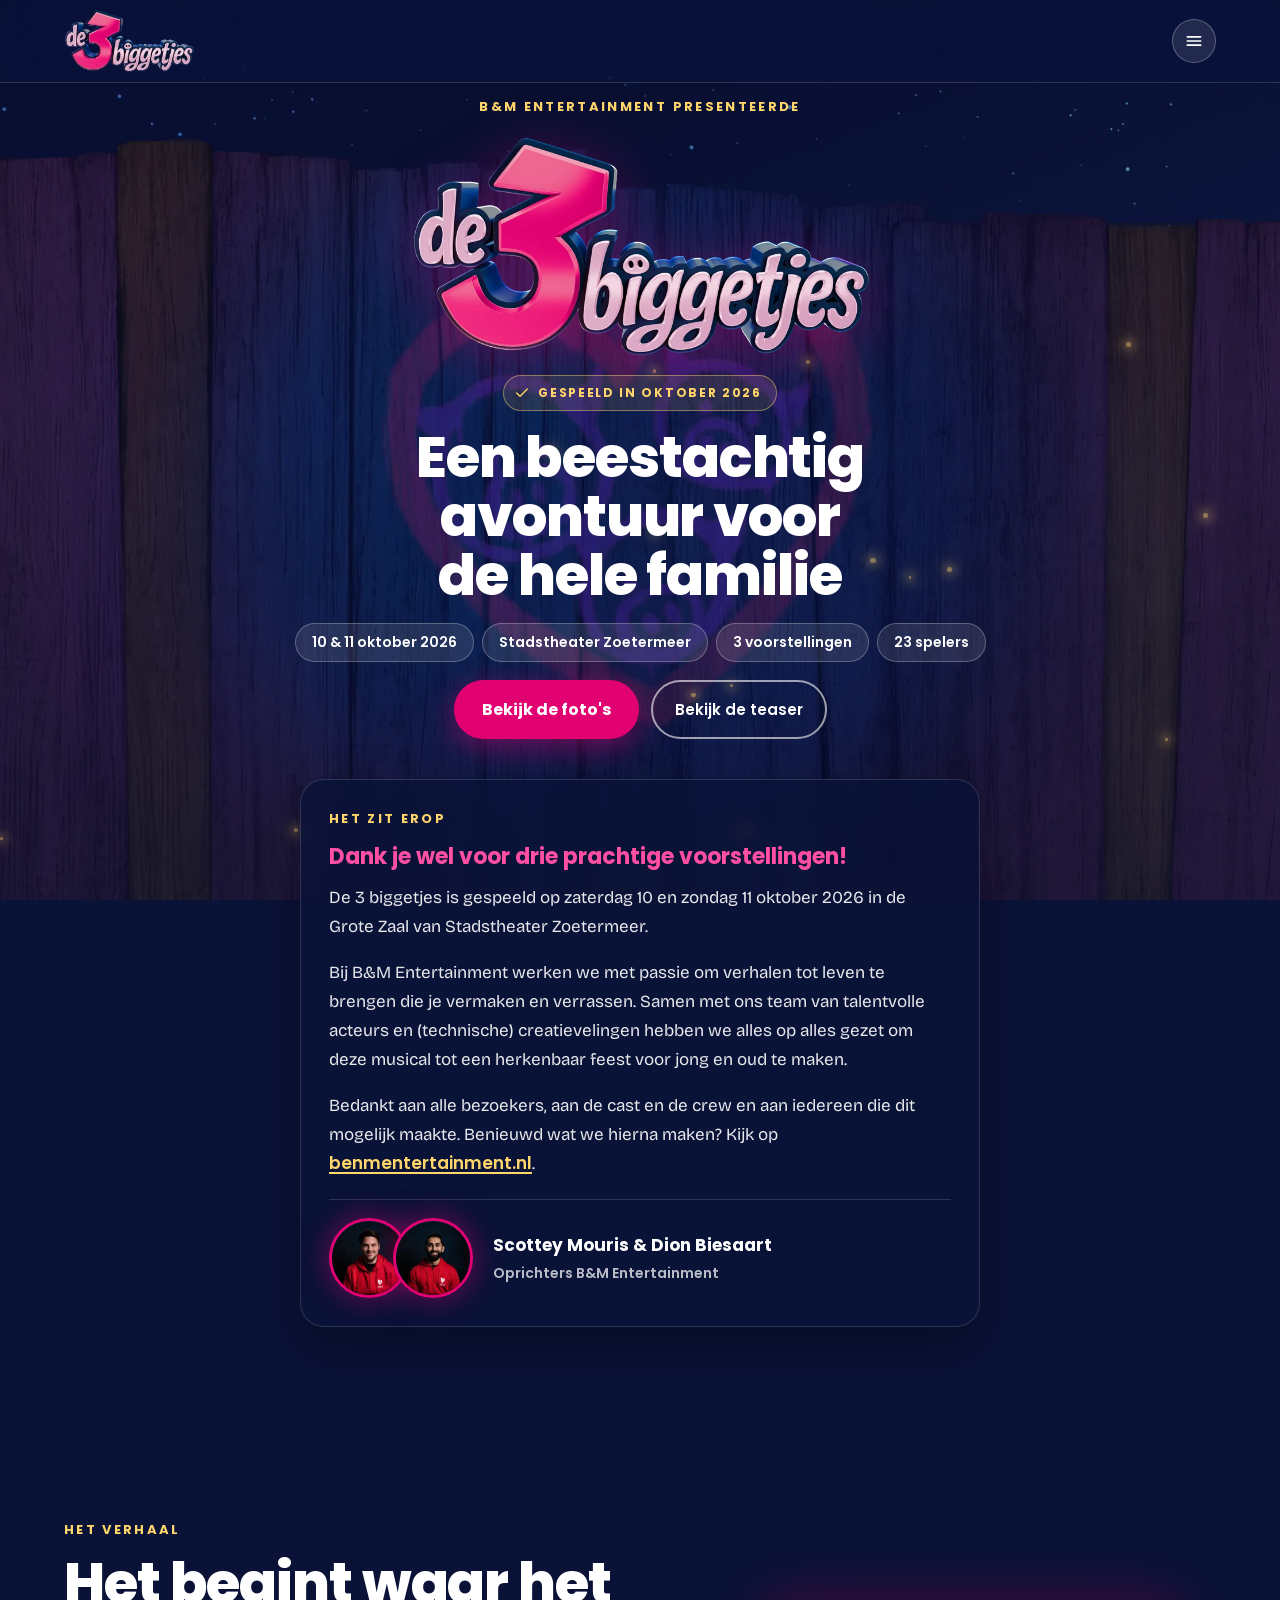
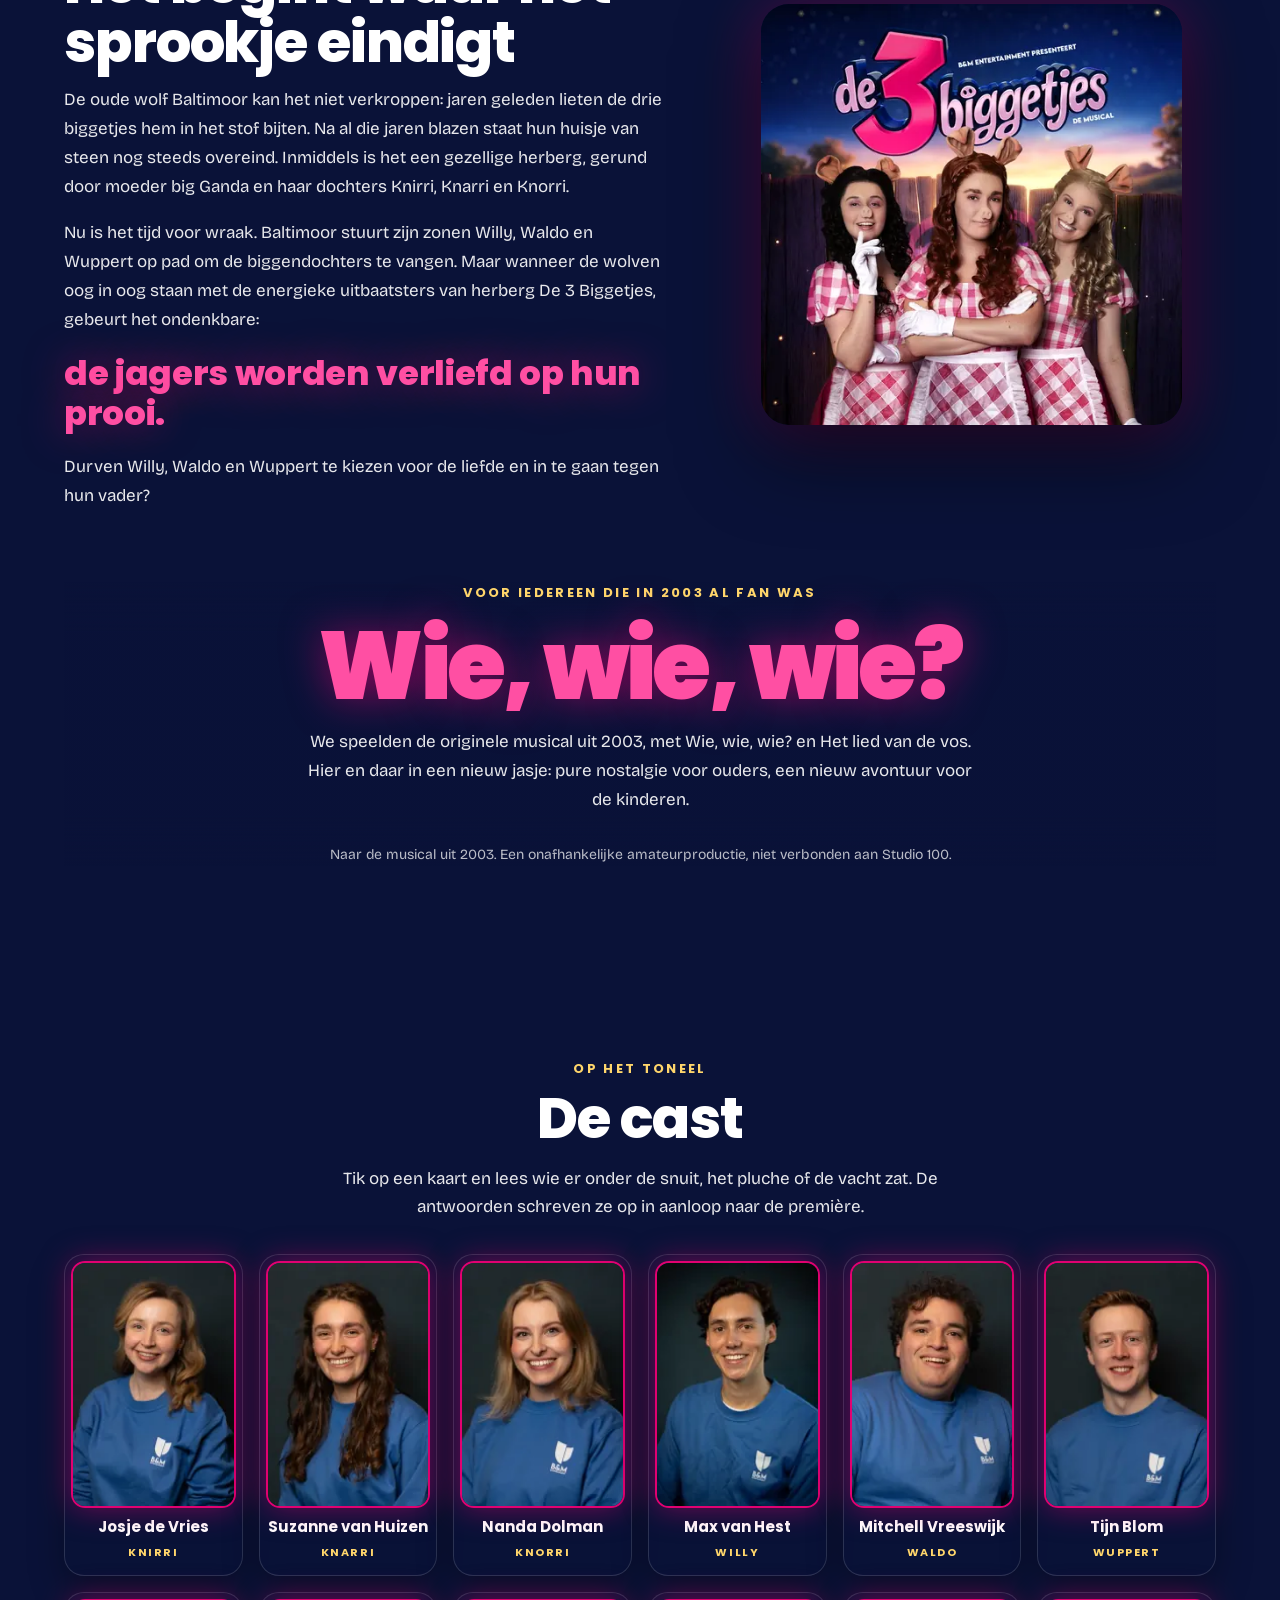
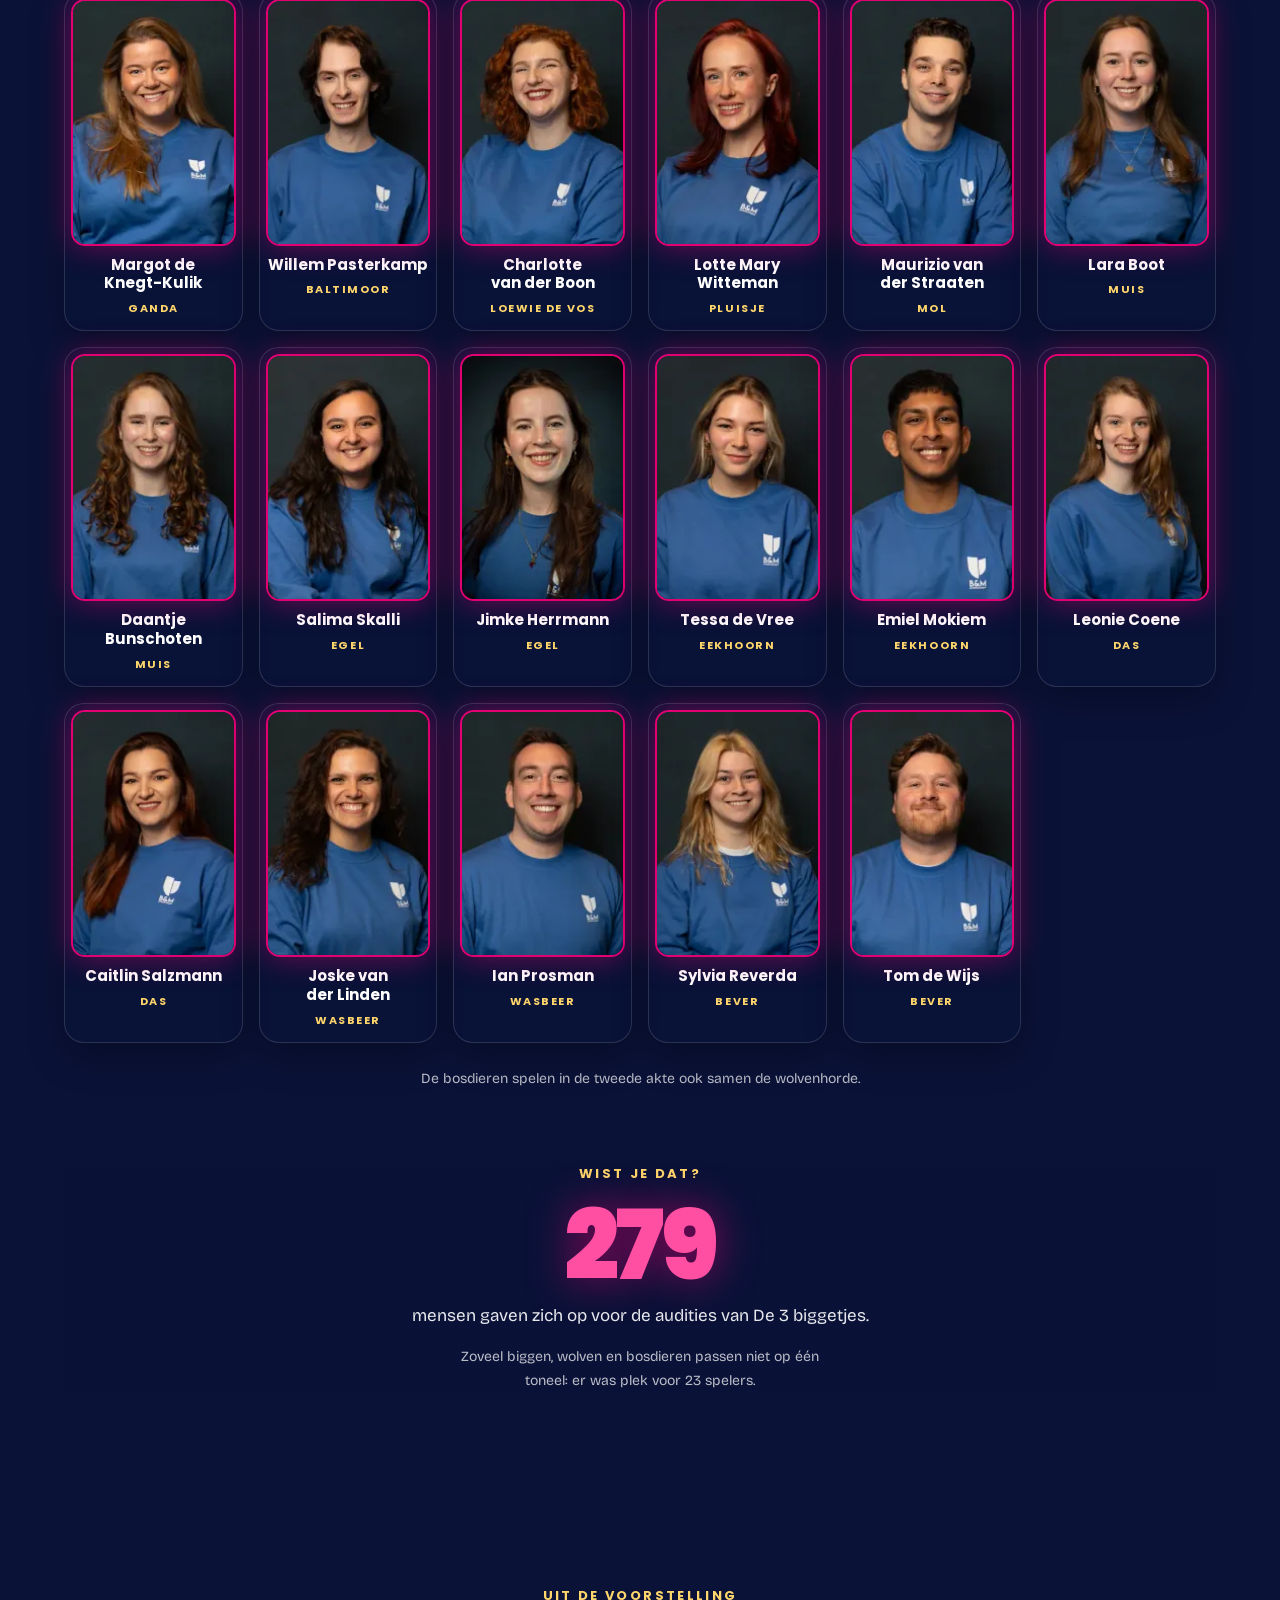
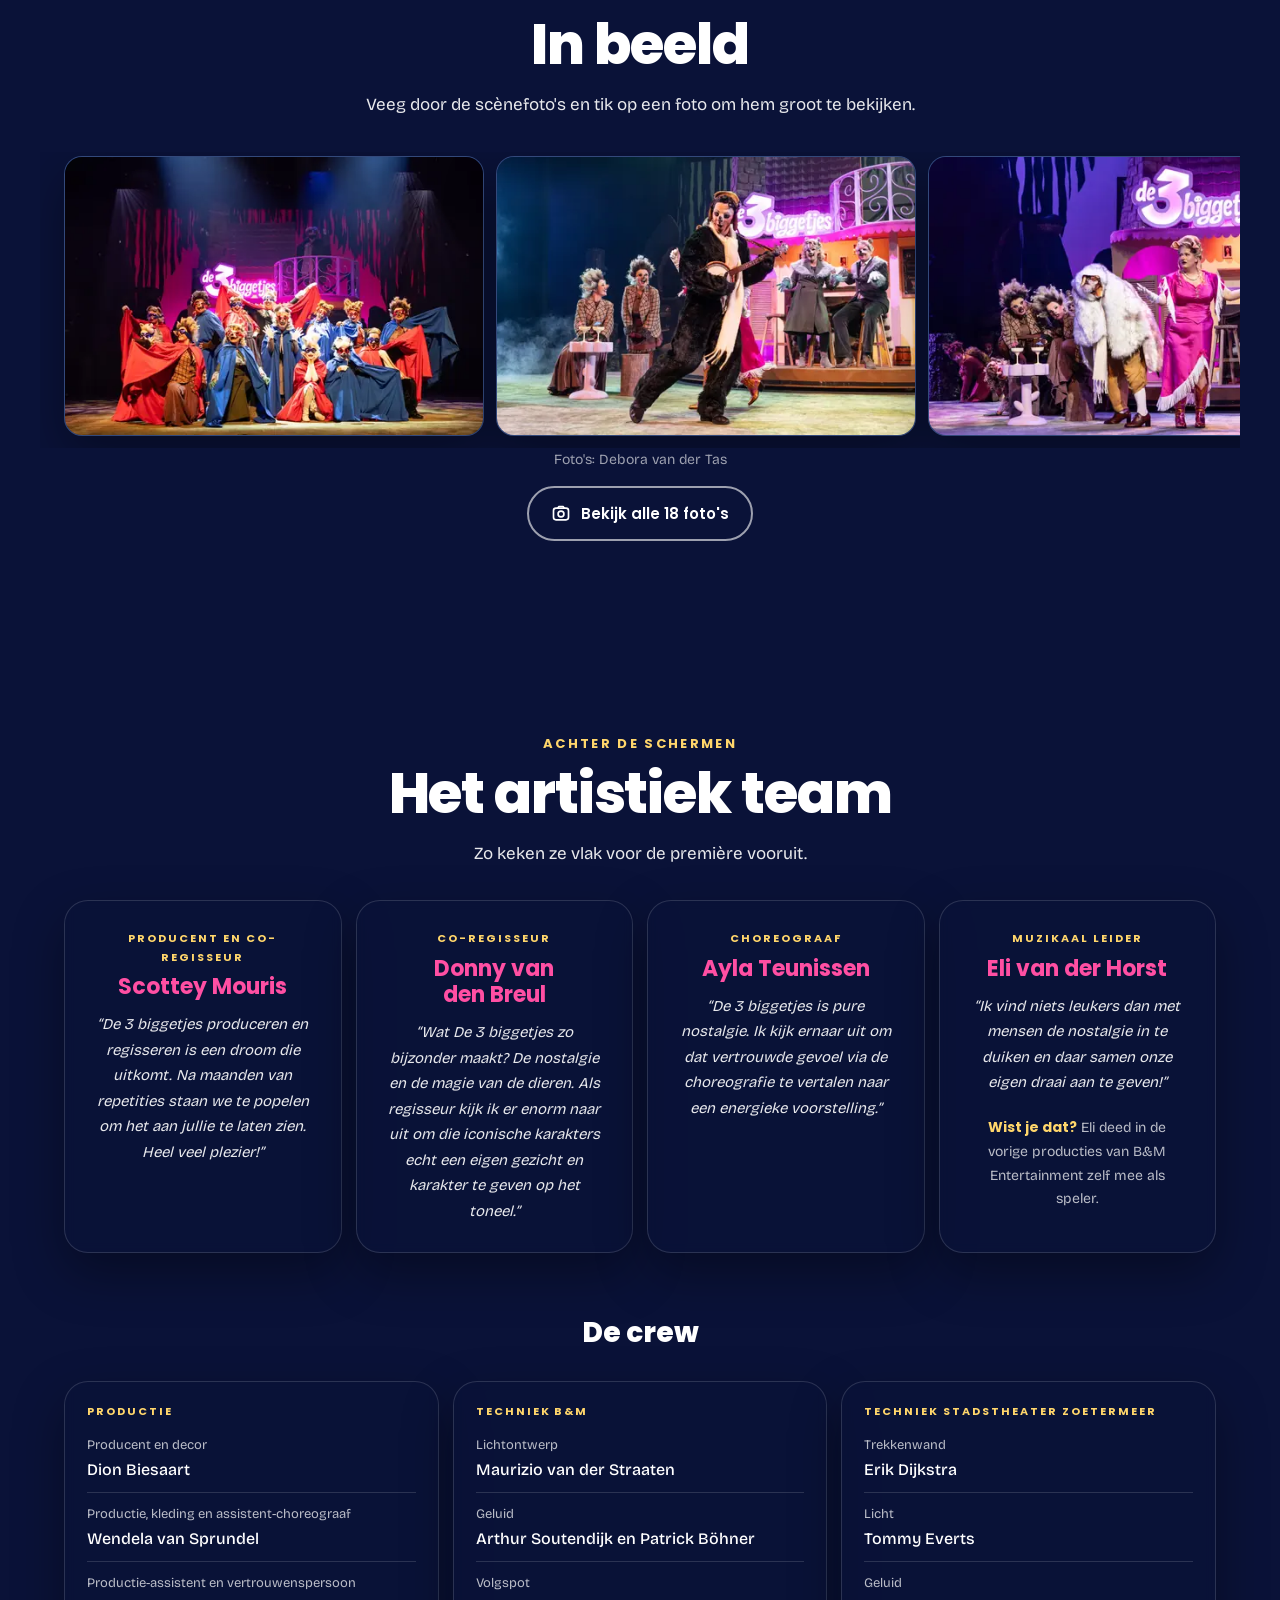
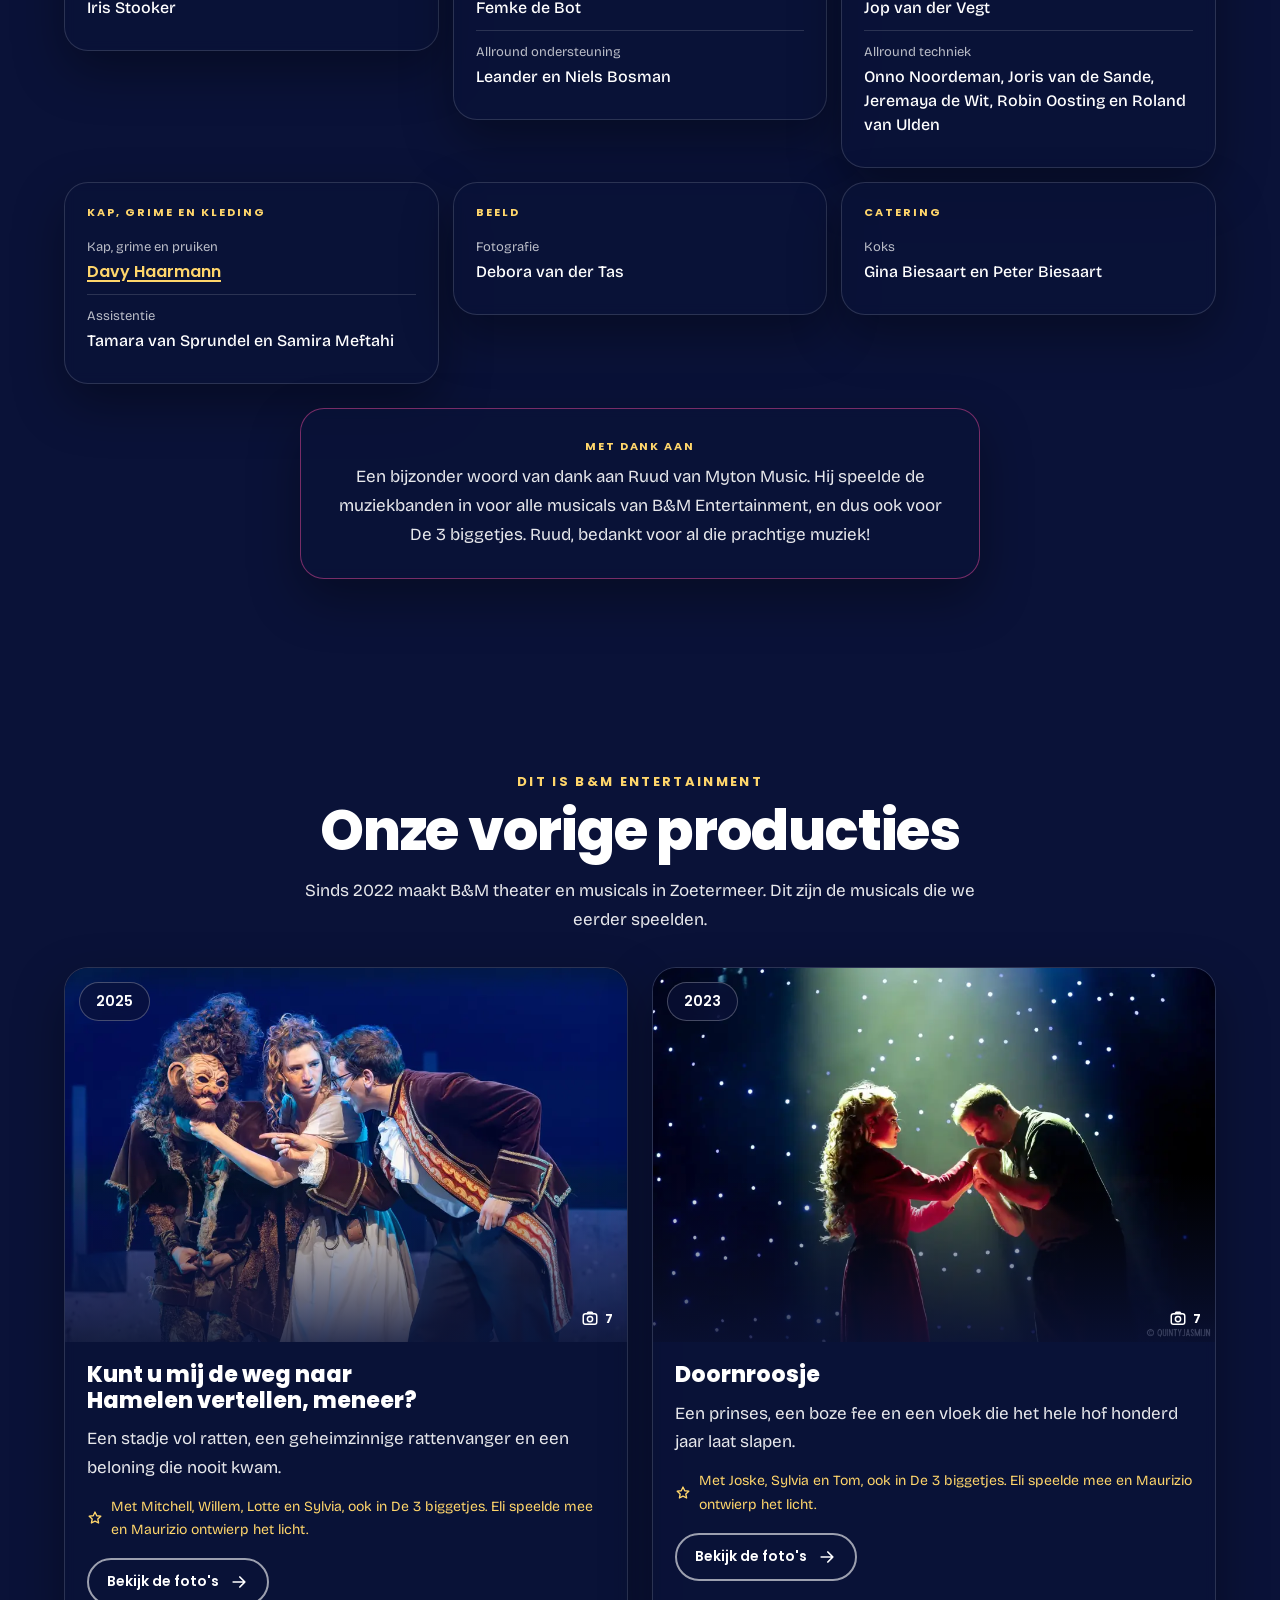
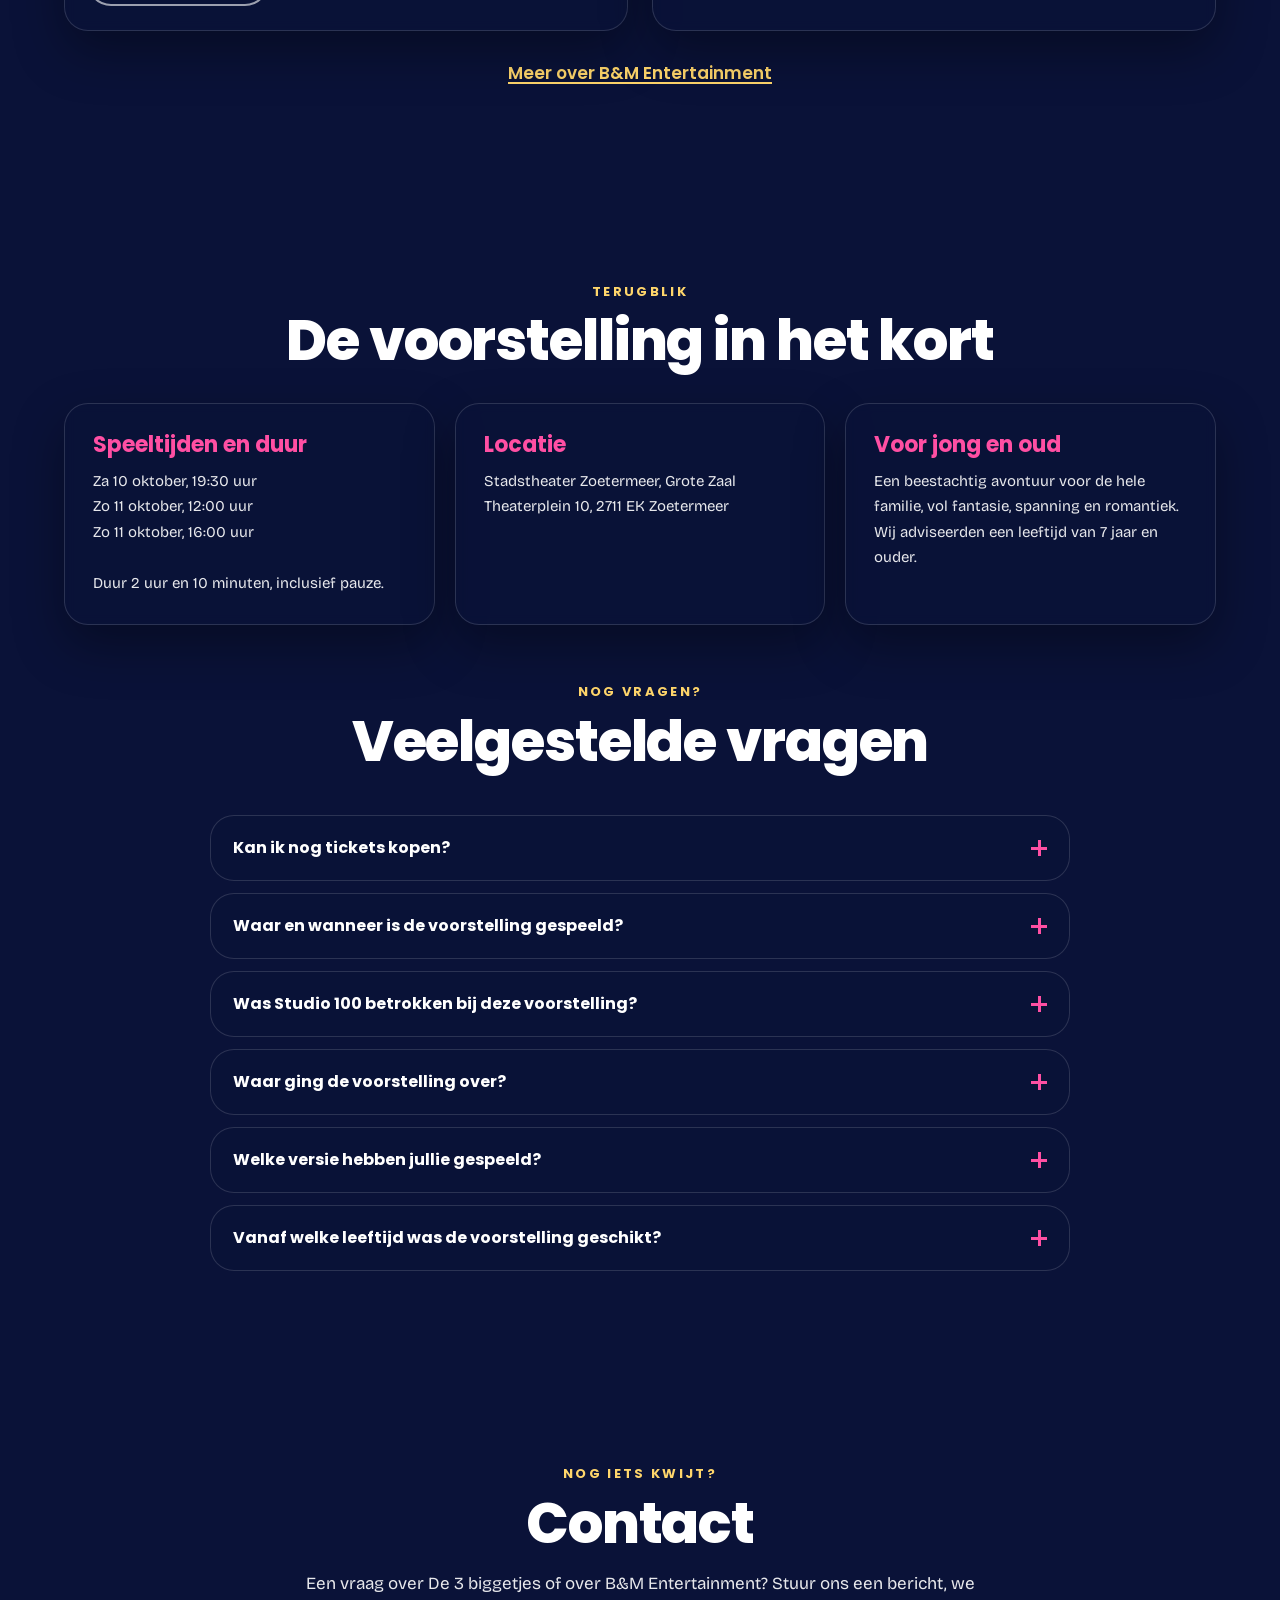
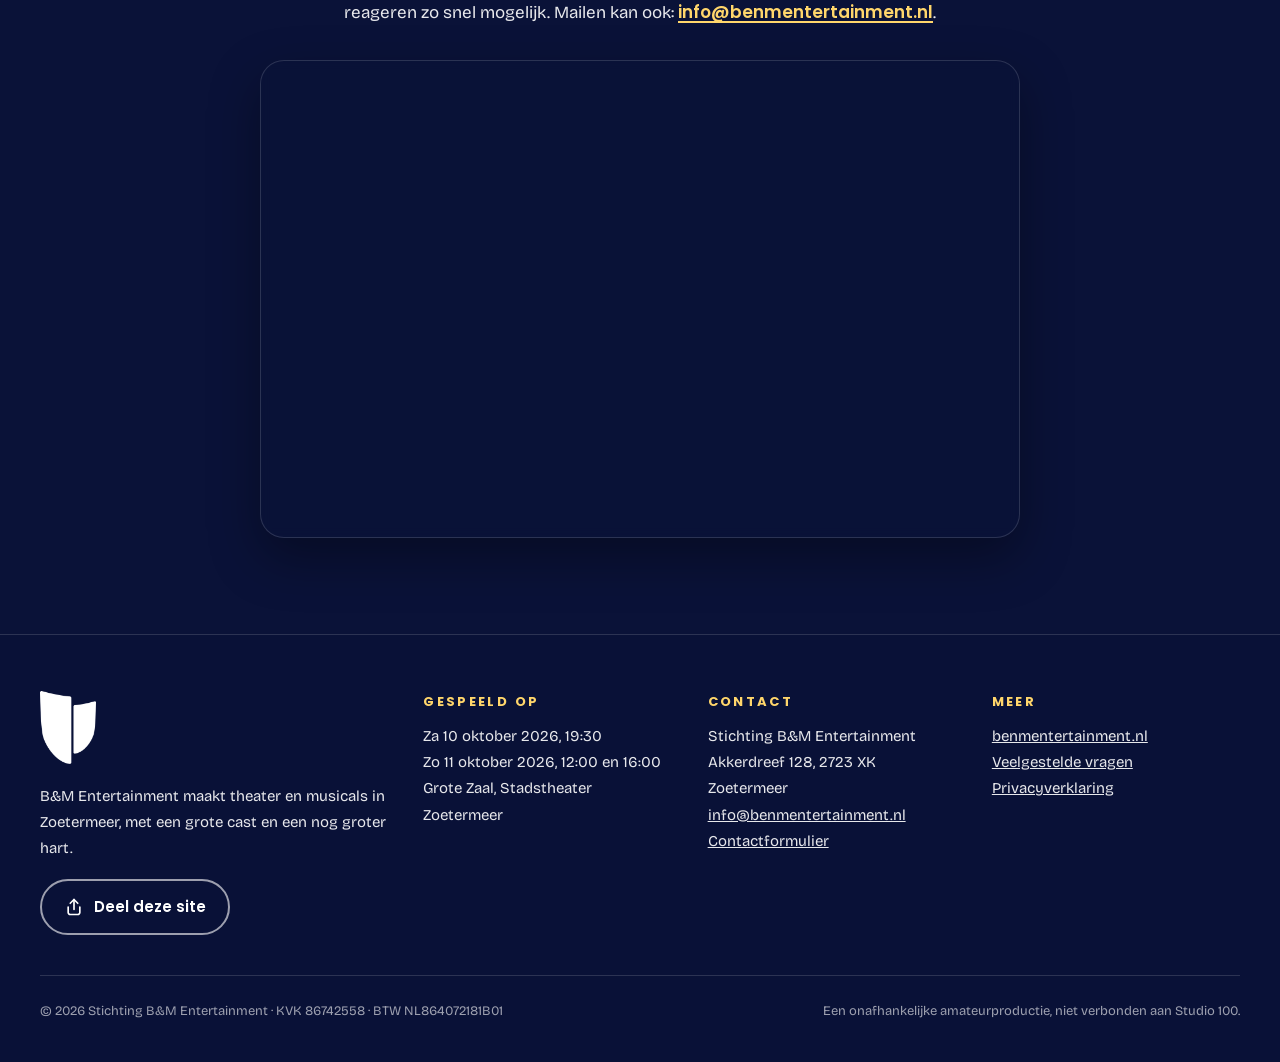
<file: index.html>
<!DOCTYPE html><html lang="nl"><head><meta charset="utf-8"><meta name="viewport" content="width=device-width, initial-scale=1, viewport-fit=cover"><title>De 3 biggetjes | Musical door B&amp;M Entertainment</title><meta name="description" content="De 3 biggetjes, een musical van B&amp;M Entertainment: het verhaal, de cast, de foto's, het team en veelgestelde vragen. Gespeeld op 10 en 11 oktober 2026 in Stadstheater Zoetermeer."><meta name="theme-color" content="#0A1238"><meta name="color-scheme" content="dark"><link rel="canonical" href="https://de3biggetjes.nl/"><link rel="icon" href="/favicon.svg" type="image/svg+xml"><link rel="icon" href="/favicon-32.png" sizes="32x32" type="image/png"><link rel="apple-touch-icon" href="/apple-touch-icon.png"><link rel="manifest" href="/manifest.webmanifest"><meta name="apple-mobile-web-app-capable" content="yes"><meta name="apple-mobile-web-app-status-bar-style" content="black-translucent"><meta name="apple-mobile-web-app-title" content="De 3 biggetjes"><meta property="og:type" content="website"><meta property="og:locale" content="nl_NL"><meta property="og:site_name" content="De 3 biggetjes"><meta property="og:title" content="De 3 biggetjes | Musical door B&amp;M Entertainment"><meta property="og:description" content="De 3 biggetjes, een musical van B&amp;M Entertainment: het verhaal, de cast, de foto's en het team. Gespeeld op 10 en 11 oktober 2026 in Stadstheater Zoetermeer."><meta property="og:url" content="https://de3biggetjes.nl/"><meta property="og:image" content="https://de3biggetjes.nl/img/og.jpg"><meta property="og:image:width" content="1200"><meta property="og:image:height" content="630"><meta property="og:image:alt" content="De 3 biggetjes, een musical van B&amp;M Entertainment."><meta name="twitter:card" content="summary_large_image"><link rel="preload" href="/fonts/poppins-800.woff2" as="font" type="font/woff2" crossorigin><link rel="preload" href="/fonts/bricolage-grotesque.woff2" as="font" type="font/woff2" crossorigin><link rel="preload" as="image" type="image/webp" imagesrcset="/img/logo-400.webp 400w, /img/logo-800.webp 800w" imagesizes="(min-width: 560px) 460px, 84vw" fetchpriority="high"><link rel="stylesheet" href="/css/site.css"><script defer src="https://cdn.vercel-insights.com/v1/script.js"></script></head><body><script>
    document.documentElement.classList.add("js");
  </script><a class="skip" href="#cast">Direct naar de cast</a><div class="vliegjes" aria-hidden="true"><span class="vliegje" style="--l:0%;--t:93%;--s:3.4px;--d:11.1s;--g:4.6s;--dl:-5.3s;--dx:36px;--dy:65px"></span><span class="vliegje" style="--l:54%;--t:77%;--s:4.4px;--d:17.2s;--g:3.1s;--dl:-3.7s;--dx:55px;--dy:23px"></span><span class="vliegje" style="--l:68%;--t:62%;--s:5.3px;--d:17.1s;--g:2.8s;--dl:-5.1s;--dx:66px;--dy:59px"></span><span class="vliegje" style="--l:58%;--t:92%;--s:5.2px;--d:12.7s;--g:3.4s;--dl:-8.4s;--dx:-37px;--dy:38px"></span><span class="vliegje" style="--l:43%;--t:50%;--s:5.3px;--d:14.6s;--g:4.6s;--dl:-8.8s;--dx:-23px;--dy:54px"></span><span class="vliegje" style="--l:51%;--t:59%;--s:3.1px;--d:18.1s;--g:2.6s;--dl:-3.7s;--dx:37px;--dy:75px"></span><span class="vliegje" style="--l:51%;--t:41%;--s:3.7px;--d:11.8s;--g:3.5s;--dl:-4.2s;--dx:37px;--dy:57px"></span><span class="vliegje" style="--l:23%;--t:92%;--s:3.9px;--d:17.6s;--g:4.3s;--dl:-6.3s;--dx:46px;--dy:61px"></span><span class="vliegje" style="--l:94%;--t:57%;--s:4.6px;--d:11.5s;--g:4.2s;--dl:-3.5s;--dx:-37px;--dy:68px"></span><span class="vliegje" style="--l:88%;--t:38%;--s:5.0px;--d:9.8s;--g:3.6s;--dl:-1.5s;--dx:24px;--dy:33px"></span><span class="vliegje" style="--l:63%;--t:40%;--s:3.9px;--d:14.9s;--g:2.8s;--dl:-9.2s;--dx:64px;--dy:73px"></span><span class="vliegje" style="--l:91%;--t:82%;--s:3.3px;--d:9.1s;--g:3.1s;--dl:-0.8s;--dx:20px;--dy:34px"></span><span class="vliegje" style="--l:74%;--t:63%;--s:4.6px;--d:11.4s;--g:5.0s;--dl:-2.4s;--dx:39px;--dy:27px"></span><span class="vliegje" style="--l:49%;--t:30%;--s:5.2px;--d:15.4s;--g:5.2s;--dl:-0.2s;--dx:-65px;--dy:78px"></span><span class="vliegje" style="--l:57%;--t:76%;--s:3.3px;--d:11.2s;--g:3.0s;--dl:-5.6s;--dx:23px;--dy:62px"></span><span class="vliegje" style="--l:71%;--t:64%;--s:2.6px;--d:10.1s;--g:5.2s;--dl:-1.3s;--dx:54px;--dy:22px"></span></div><header class="kop" id="kop"><div class="kop-in"><a class="kop-logo" href="#start" aria-label="De 3 biggetjes, naar boven"><img src="/img/logo-240.webp" srcset="/img/logo-240.webp 240w, /img/logo-400.webp 400w" sizes="(min-width: 1025px) 130px, 104px" width="240" height="114" alt="" decoding="async"></a><nav class="kop-nav" id="kop-nav" aria-label="Onderdelen van het boekje"><a href="#verhaal" data-nav="verhaal">Verhaal</a><a href="#cast" data-nav="cast">Cast</a><a href="#fotos" data-nav="fotos">Foto&#39;s</a><a href="#team" data-nav="team">Team</a><a href="#producties" data-nav="producties">Producties</a><a href="#praktisch" data-nav="praktisch">Info</a><a href="#contact" data-nav="contact">Contact</a></nav><div class="kop-acties"><button class="icoonknop kop-menuknop" type="button" id="menuknop" aria-expanded="false" aria-controls="kop-nav" aria-label="Menu openen" title="Menu"><svg viewBox="0 0 24 24" fill="none" stroke="currentColor" stroke-width="2" stroke-linecap="round" aria-hidden="true" focusable="false"><path class="streep-1" d="M4 7h16"/><path class="streep-2" d="M4 12h16"/><path class="streep-3" d="M4 17h16"/></svg></button></div></div></header><main id="inhoud"><section id="start" class="sectie hero" aria-labelledby="start-titel"><p class="eyebrow" data-start style="--i:0">B&amp;M Entertainment presenteerde</p><h1 id="start-titel"><img class="hero-logo" data-start style="--i:1" src="/img/logo-400.webp" srcset="/img/logo-400.webp 400w, /img/logo-800.webp 800w" sizes="(min-width: 560px) 460px, 84vw" width="400" height="190" alt="De 3 biggetjes" fetchpriority="high" decoding="async"></h1><span class="hero-label" data-start style="--i:2"><svg viewBox="0 0 24 24" fill="none" stroke="currentColor" stroke-width="2" stroke-linecap="round" stroke-linejoin="round" aria-hidden="true" focusable="false"><path d="M20 6 9 17l-5-5"/></svg> Gespeeld in oktober 2026</span><p class="h1 hero-titel" data-start style="--i:3">Een beestachtig avontuur voor de hele familie</p><ul class="chips hero-chips" data-start style="--i:3" aria-label="Kort samengevat"><li class="chip">10 &amp; 11 oktober 2026</li><li class="chip">Stadstheater Zoetermeer</li><li class="chip">3 voorstellingen</li><li class="chip">23 spelers</li></ul><div class="knoppen hero-knoppen" data-start style="--i:4"><a class="btn" href="#fotos">Bekijk de foto&#39;s</a><a class="btn-ghost" href="https://www.youtube.com/watch?v=yE-lSpyAQcg" target="_blank" rel="noopener">Bekijk de teaser</a></div></section><section id="welkom" class="sectie welkom" aria-labelledby="welkom-titel"><div class="kaart welkom-kaart"><p class="eyebrow">Het zit erop</p><h2 id="welkom-titel" class="h3">Dank je wel voor drie prachtige voorstellingen!</h2><div class="body welkom-tekst"><p>De 3 biggetjes is gespeeld op zaterdag 10 en zondag 11 oktober 2026 in de Grote Zaal van Stadstheater Zoetermeer.</p><p>Bij B&amp;M Entertainment werken we met passie om verhalen tot leven te brengen die je vermaken en verrassen. Samen met ons team van talentvolle acteurs en (technische) creatievelingen hebben we alles op alles gezet om deze musical tot een herkenbaar feest voor jong en oud te maken.</p><p>Bedankt aan alle bezoekers, aan de cast en de crew en aan iedereen die dit mogelijk maakte. Benieuwd wat we hierna maken? Kijk op <a class="link-goud" href="https://benmentertainment.nl/" target="_blank" rel="noopener">benmentertainment.nl</a>.</p></div><div class="welkom-onder"><ul class="welkom-foto-rij" aria-hidden="true"><li class="welkom-foto"><img src="/img/scottey-mouris-240.webp" srcset="/img/scottey-mouris-240.webp 240w, /img/scottey-mouris-480.webp 480w" sizes="96px" width="240" height="240" alt="" loading="lazy" decoding="async"></li><li class="welkom-foto"><img src="/img/dion-biesaart-240.webp" srcset="/img/dion-biesaart-240.webp 240w, /img/dion-biesaart-480.webp 480w" sizes="96px" width="240" height="240" alt="" loading="lazy" decoding="async"></li></ul><p class="welkom-naam"><strong><span class="heel">Scottey Mouris</span> <span class="heel">&amp; Dion Biesaart</span></strong><span class="klein">Oprichters B&amp;M Entertainment</span></p></div></div></section><section id="verhaal" class="sectie" aria-labelledby="verhaal-titel"><div class="verhaal-grid"><div class="verhaal-tekst"><p class="eyebrow" data-onthul>Het verhaal</p><h2 id="verhaal-titel" class="h2" data-onthul style="text-align:left;--i:1">Het begint waar het sprookje eindigt</h2><div class="body" data-onthul style="--i:2"><p>De oude wolf Baltimoor kan het niet verkroppen: jaren geleden lieten de drie biggetjes hem in het stof bijten. Na al die jaren blazen staat hun huisje van steen nog steeds overeind. Inmiddels is het een gezellige herberg, gerund door moeder big Ganda en haar dochters Knirri, Knarri en Knorri.</p><p>Nu is het tijd voor wraak. Baltimoor stuurt zijn zonen Willy, Waldo en Wuppert op pad om de biggendochters te vangen. Maar wanneer de wolven oog in oog staan met de energieke uitbaatsters van herberg De 3 Biggetjes, gebeurt het ondenkbare:</p></div><p class="nadruk" data-onthul style="--i:3">de jagers worden verliefd op hun prooi.</p><p data-onthul style="--i:4">Durven Willy, Waldo en Wuppert te kiezen voor de liefde en in te gaan tegen hun vader?</p></div><img class="poster" data-onthul style="--i:2" src="/img/poster-480.webp" srcset="/img/poster-480.webp 480w, /img/poster-800.webp 800w, /img/poster-1080.webp 1080w" sizes="(min-width: 900px) 440px, 86vw" width="480" height="480" alt="Poster van De 3 biggetjes: drie biggetjes in roze geruite jurkjes voor een houten schutting onder een sterrenhemel" loading="lazy" decoding="async"></div><div class="nostalgie band"><p class="eyebrow" data-onthul>Voor iedereen die in 2003 al fan was</p><p class="mega" data-onthul style="--i:1" aria-hidden="true">Wie, wie, wie?</p><p class="lead" data-onthul style="--i:2">We speelden de originele musical uit 2003, met Wie, wie, wie? en Het lied van de vos. Hier en daar in een nieuw jasje: pure nostalgie voor ouders, een nieuw avontuur voor de kinderen.</p><p class="klein disclaimer" data-onthul style="--i:3">Naar de musical uit 2003. Een onafhankelijke amateurproductie, niet verbonden aan Studio 100.</p></div></section><section id="cast" class="sectie" aria-labelledby="cast-titel"><div class="sectie-kop"><p class="eyebrow" data-onthul>Op het toneel</p><h2 id="cast-titel" class="h2" data-onthul style="--i:1">De cast</h2><p class="lead" data-onthul style="--i:2">Tik op een kaart en lees wie er onder de snuit, het pluche of de vacht zat. De antwoorden schreven ze op in aanloop naar de première.</p></div><ul class="cast-grid" aria-label="Alle castleden"><li class="persoon-item" data-onthul style="--i:0"><button class="persoon" type="button" data-persoon="josje-de-vries" aria-haspopup="dialog"><span class="avatar avatar--hoofd"><img src="/img/cast/josje-de-vries-160.webp" srcset="/img/cast/josje-de-vries-160.webp 160w, /img/cast/josje-de-vries-320.webp 320w" sizes="128px" width="160" height="240" alt="" loading="lazy" decoding="async"></span><span class="persoon-naam">Josje de Vries</span><span class="eyebrow">Knirri</span></button></li><li class="persoon-item" data-onthul style="--i:1"><button class="persoon" type="button" data-persoon="suzanne-van-huizen" aria-haspopup="dialog"><span class="avatar avatar--hoofd"><img src="/img/cast/suzanne-van-huizen-160.webp" srcset="/img/cast/suzanne-van-huizen-160.webp 160w, /img/cast/suzanne-van-huizen-320.webp 320w" sizes="128px" width="160" height="240" alt="" loading="lazy" decoding="async"></span><span class="persoon-naam">Suzanne van Huizen</span><span class="eyebrow">Knarri</span></button></li><li class="persoon-item" data-onthul style="--i:2"><button class="persoon" type="button" data-persoon="nanda-dolman" aria-haspopup="dialog"><span class="avatar avatar--hoofd"><img src="/img/cast/nanda-dolman-160.webp" srcset="/img/cast/nanda-dolman-160.webp 160w, /img/cast/nanda-dolman-320.webp 320w" sizes="128px" width="160" height="240" alt="" loading="lazy" decoding="async"></span><span class="persoon-naam">Nanda Dolman</span><span class="eyebrow">Knorri</span></button></li><li class="persoon-item" data-onthul style="--i:0"><button class="persoon" type="button" data-persoon="max-van-hest" aria-haspopup="dialog"><span class="avatar avatar--hoofd"><img src="/img/cast/max-van-hest-160.webp" srcset="/img/cast/max-van-hest-160.webp 160w, /img/cast/max-van-hest-320.webp 320w" sizes="128px" width="160" height="240" alt="" loading="lazy" decoding="async"></span><span class="persoon-naam">Max van Hest</span><span class="eyebrow">Willy</span></button></li><li class="persoon-item" data-onthul style="--i:1"><button class="persoon" type="button" data-persoon="mitchell-vreeswijk" aria-haspopup="dialog"><span class="avatar avatar--hoofd"><img src="/img/cast/mitchell-vreeswijk-160.webp" srcset="/img/cast/mitchell-vreeswijk-160.webp 160w, /img/cast/mitchell-vreeswijk-320.webp 320w" sizes="128px" width="160" height="240" alt="" loading="lazy" decoding="async"></span><span class="persoon-naam">Mitchell Vreeswijk</span><span class="eyebrow">Waldo</span></button></li><li class="persoon-item" data-onthul style="--i:2"><button class="persoon" type="button" data-persoon="tijn-blom" aria-haspopup="dialog"><span class="avatar avatar--hoofd"><img src="/img/cast/tijn-blom-160.webp" srcset="/img/cast/tijn-blom-160.webp 160w, /img/cast/tijn-blom-320.webp 320w" sizes="128px" width="160" height="240" alt="" loading="lazy" decoding="async"></span><span class="persoon-naam">Tijn Blom</span><span class="eyebrow">Wuppert</span></button></li><li class="persoon-item" data-onthul style="--i:0"><button class="persoon" type="button" data-persoon="margot-de-knegt-kulik" aria-haspopup="dialog"><span class="avatar avatar--hoofd"><img src="/img/cast/margot-de-knegt-kulik-160.webp" srcset="/img/cast/margot-de-knegt-kulik-160.webp 160w, /img/cast/margot-de-knegt-kulik-320.webp 320w" sizes="128px" width="160" height="240" alt="" loading="lazy" decoding="async"></span><span class="persoon-naam">Margot de Knegt-Kulik</span><span class="eyebrow">Ganda</span></button></li><li class="persoon-item" data-onthul style="--i:1"><button class="persoon" type="button" data-persoon="willem-pasterkamp" aria-haspopup="dialog"><span class="avatar avatar--hoofd"><img src="/img/cast/willem-pasterkamp-160.webp" srcset="/img/cast/willem-pasterkamp-160.webp 160w, /img/cast/willem-pasterkamp-320.webp 320w" sizes="128px" width="160" height="240" alt="" loading="lazy" decoding="async"></span><span class="persoon-naam">Willem Pasterkamp</span><span class="eyebrow">Baltimoor</span></button></li><li class="persoon-item" data-onthul style="--i:2"><button class="persoon" type="button" data-persoon="charlotte-van-der-boon" aria-haspopup="dialog"><span class="avatar avatar--hoofd"><img src="/img/cast/charlotte-van-der-boon-160.webp" srcset="/img/cast/charlotte-van-der-boon-160.webp 160w, /img/cast/charlotte-van-der-boon-320.webp 320w" sizes="128px" width="160" height="240" alt="" loading="lazy" decoding="async"></span><span class="persoon-naam">Charlotte van der Boon</span><span class="eyebrow">Loewie de vos</span></button></li><li class="persoon-item" data-onthul style="--i:0"><button class="persoon" type="button" data-persoon="lotte-witteman" aria-haspopup="dialog"><span class="avatar avatar--hoofd"><img src="/img/cast/lotte-witteman-160.webp" srcset="/img/cast/lotte-witteman-160.webp 160w, /img/cast/lotte-witteman-320.webp 320w" sizes="128px" width="160" height="240" alt="" loading="lazy" decoding="async"></span><span class="persoon-naam">Lotte Mary Witteman</span><span class="eyebrow">Pluisje</span></button></li><li class="persoon-item" data-onthul style="--i:1"><button class="persoon" type="button" data-persoon="maurizio-van-der-straaten" aria-haspopup="dialog"><span class="avatar avatar--hoofd"><img src="/img/cast/maurizio-van-der-straaten-160.webp" srcset="/img/cast/maurizio-van-der-straaten-160.webp 160w, /img/cast/maurizio-van-der-straaten-320.webp 320w" sizes="128px" width="160" height="240" alt="" loading="lazy" decoding="async"></span><span class="persoon-naam">Maurizio van der Straaten</span><span class="eyebrow">Mol</span></button></li><li class="persoon-item" data-onthul style="--i:2"><button class="persoon" type="button" data-persoon="lara-boot" aria-haspopup="dialog"><span class="avatar avatar--hoofd"><img src="/img/cast/lara-boot-160.webp" srcset="/img/cast/lara-boot-160.webp 160w, /img/cast/lara-boot-320.webp 320w" sizes="128px" width="160" height="240" alt="" loading="lazy" decoding="async"></span><span class="persoon-naam">Lara Boot</span><span class="eyebrow">Muis</span></button></li><li class="persoon-item" data-onthul style="--i:0"><button class="persoon" type="button" data-persoon="daantje-bunschoten" aria-haspopup="dialog"><span class="avatar avatar--hoofd"><img src="/img/cast/daantje-bunschoten-160.webp" srcset="/img/cast/daantje-bunschoten-160.webp 160w, /img/cast/daantje-bunschoten-320.webp 320w" sizes="128px" width="160" height="240" alt="" loading="lazy" decoding="async"></span><span class="persoon-naam">Daantje Bunschoten</span><span class="eyebrow">Muis</span></button></li><li class="persoon-item" data-onthul style="--i:1"><button class="persoon" type="button" data-persoon="salima-skalli" aria-haspopup="dialog"><span class="avatar avatar--hoofd"><img src="/img/cast/salima-skalli-160.webp" srcset="/img/cast/salima-skalli-160.webp 160w, /img/cast/salima-skalli-320.webp 320w" sizes="128px" width="160" height="240" alt="" loading="lazy" decoding="async"></span><span class="persoon-naam">Salima Skalli</span><span class="eyebrow">Egel</span></button></li><li class="persoon-item" data-onthul style="--i:2"><button class="persoon" type="button" data-persoon="jimke-herrmann" aria-haspopup="dialog"><span class="avatar avatar--hoofd"><img src="/img/cast/jimke-herrmann-160.webp" srcset="/img/cast/jimke-herrmann-160.webp 160w, /img/cast/jimke-herrmann-320.webp 320w" sizes="128px" width="160" height="240" alt="" loading="lazy" decoding="async"></span><span class="persoon-naam">Jimke Herrmann</span><span class="eyebrow">Egel</span></button></li><li class="persoon-item" data-onthul style="--i:0"><button class="persoon" type="button" data-persoon="tessa-de-vree" aria-haspopup="dialog"><span class="avatar avatar--hoofd"><img src="/img/cast/tessa-de-vree-160.webp" srcset="/img/cast/tessa-de-vree-160.webp 160w, /img/cast/tessa-de-vree-320.webp 320w" sizes="128px" width="160" height="240" alt="" loading="lazy" decoding="async"></span><span class="persoon-naam">Tessa de Vree</span><span class="eyebrow">Eekhoorn</span></button></li><li class="persoon-item" data-onthul style="--i:1"><button class="persoon" type="button" data-persoon="emiel-mokiem" aria-haspopup="dialog"><span class="avatar avatar--hoofd"><img src="/img/cast/emiel-mokiem-160.webp" srcset="/img/cast/emiel-mokiem-160.webp 160w, /img/cast/emiel-mokiem-320.webp 320w" sizes="128px" width="160" height="240" alt="" loading="lazy" decoding="async"></span><span class="persoon-naam">Emiel Mokiem</span><span class="eyebrow">Eekhoorn</span></button></li><li class="persoon-item" data-onthul style="--i:2"><button class="persoon" type="button" data-persoon="leonie-coene" aria-haspopup="dialog"><span class="avatar avatar--hoofd"><img src="/img/cast/leonie-coene-160.webp" srcset="/img/cast/leonie-coene-160.webp 160w, /img/cast/leonie-coene-320.webp 320w" sizes="128px" width="160" height="240" alt="" loading="lazy" decoding="async"></span><span class="persoon-naam">Leonie Coene</span><span class="eyebrow">Das</span></button></li><li class="persoon-item" data-onthul style="--i:0"><button class="persoon" type="button" data-persoon="caitlin-salzmann" aria-haspopup="dialog"><span class="avatar avatar--hoofd"><img src="/img/cast/caitlin-salzmann-160.webp" srcset="/img/cast/caitlin-salzmann-160.webp 160w, /img/cast/caitlin-salzmann-320.webp 320w" sizes="128px" width="160" height="240" alt="" loading="lazy" decoding="async"></span><span class="persoon-naam">Caitlin Salzmann</span><span class="eyebrow">Das</span></button></li><li class="persoon-item" data-onthul style="--i:1"><button class="persoon" type="button" data-persoon="joske-van-der-linden" aria-haspopup="dialog"><span class="avatar avatar--hoofd"><img src="/img/cast/joske-van-der-linden-160.webp" srcset="/img/cast/joske-van-der-linden-160.webp 160w, /img/cast/joske-van-der-linden-320.webp 320w" sizes="128px" width="160" height="240" alt="" loading="lazy" decoding="async"></span><span class="persoon-naam">Joske van der Linden</span><span class="eyebrow">Wasbeer</span></button></li><li class="persoon-item" data-onthul style="--i:2"><button class="persoon" type="button" data-persoon="ian-prosman" aria-haspopup="dialog"><span class="avatar avatar--hoofd"><img src="/img/cast/ian-prosman-160.webp" srcset="/img/cast/ian-prosman-160.webp 160w, /img/cast/ian-prosman-320.webp 320w" sizes="128px" width="160" height="240" alt="" loading="lazy" decoding="async"></span><span class="persoon-naam">Ian Prosman</span><span class="eyebrow">Wasbeer</span></button></li><li class="persoon-item" data-onthul style="--i:0"><button class="persoon" type="button" data-persoon="sylvia-reverda" aria-haspopup="dialog"><span class="avatar avatar--hoofd"><img src="/img/cast/sylvia-reverda-160.webp" srcset="/img/cast/sylvia-reverda-160.webp 160w, /img/cast/sylvia-reverda-320.webp 320w" sizes="128px" width="160" height="240" alt="" loading="lazy" decoding="async"></span><span class="persoon-naam">Sylvia Reverda</span><span class="eyebrow">Bever</span></button></li><li class="persoon-item" data-onthul style="--i:1"><button class="persoon" type="button" data-persoon="tom-de-wijs" aria-haspopup="dialog"><span class="avatar avatar--hoofd"><img src="/img/cast/tom-de-wijs-160.webp" srcset="/img/cast/tom-de-wijs-160.webp 160w, /img/cast/tom-de-wijs-320.webp 320w" sizes="128px" width="160" height="240" alt="" loading="lazy" decoding="async"></span><span class="persoon-naam">Tom de Wijs</span><span class="eyebrow">Bever</span></button></li></ul><p class="cast-noot" data-onthul>De bosdieren spelen in de tweede akte ook samen de wolvenhorde.</p><div class="weetje band"><p class="eyebrow" data-onthul>Wist je dat?</p><p class="weetje-feit" data-onthul style="--i:1"><span class="sr-only">279 </span><span class="mega" aria-hidden="true" data-tel="279">279</span><span class="lead">mensen gaven zich op voor de audities van De&nbsp;3&nbsp;biggetjes.</span></p><p class="klein" data-onthul style="--i:2">Zoveel biggen, wolven en bosdieren passen niet op één toneel: er was plek voor 23 spelers.</p></div><template id="tpl-josje-de-vries"><div class="sheet-kop" data-sleep><span class="avatar avatar--hoofd"><img src="/img/cast/josje-de-vries-160.webp" srcset="/img/cast/josje-de-vries-160.webp 160w, /img/cast/josje-de-vries-320.webp 320w" sizes="128px" width="160" height="240" alt="" loading="lazy" decoding="async"></span><div><p class="eyebrow eyebrow--klein">Knirri</p><h3>Josje de Vries</h3><p class="sheet-rolomschrijving">Big, dochter van Ganda</p></div></div><dl class="antwoorden"><div><dt>Eerder te zien in</dt><dd>Ik ben begonnen bij het Hofpleintheater in Rotterdam en stond afgelopen seizoen in het theater met The Addams Family</dd></div><div><dt>Overdag</dt><dd>Ik ben beleidsadviseur bij het Ministerie van Volksgezondheid, Welzijn en Sport</dd></div><div><dt>Verliefd op</dt><dd>Mijn lieve vriend Rik natuurlijk, maar ook wel op de hond van mijn ouders: Floortje</dd></div><div><dt>Het leukste aan De 3 biggetjes</dt><dd>De 3 biggetjes heeft alles: nostalgie, humor, spanning en de leukste en vrolijkste liedjes. Dat maakt het meespelen echt één groot feest.</dd></div><div><dt>Bestelt in de herberg</dt><dd>Kaas!</dd></div></dl><blockquote class="citaat">Ik hoop dat iedereen enorm gaat genieten van deze waanzinnig vrolijke voorstelling!</blockquote><div class="sheet-voet"><button class="btn-ghost" type="button" data-open="tom-de-wijs" aria-label="Vorige: Tom de Wijs"><svg viewBox="0 0 24 24" fill="none" stroke="currentColor" stroke-width="2" stroke-linecap="round" stroke-linejoin="round" aria-hidden="true" focusable="false"><path d="m15 5-7 7 7 7"/></svg> Tom</button><button class="btn-ghost" type="button" data-open="suzanne-van-huizen" aria-label="Volgende: Suzanne van Huizen">Suzanne <svg viewBox="0 0 24 24" fill="none" stroke="currentColor" stroke-width="2" stroke-linecap="round" stroke-linejoin="round" aria-hidden="true" focusable="false"><path d="m9 5 7 7-7 7"/></svg></button></div></template><template id="tpl-suzanne-van-huizen"><div class="sheet-kop" data-sleep><span class="avatar avatar--hoofd"><img src="/img/cast/suzanne-van-huizen-160.webp" srcset="/img/cast/suzanne-van-huizen-160.webp 160w, /img/cast/suzanne-van-huizen-320.webp 320w" sizes="128px" width="160" height="240" alt="" loading="lazy" decoding="async"></span><div><p class="eyebrow eyebrow--klein">Knarri</p><h3>Suzanne van Huizen</h3><p class="sheet-rolomschrijving">Big, dochter van Ganda</p></div></div><dl class="antwoorden"><div><dt>Eerder te zien in</dt><dd>Olympus, Mamma Mia, Aladdin en Grease</dd></div><div><dt>Overdag</dt><dd>Jeugdarts</dd></div><div><dt>Verliefd op</dt><dd>Guus</dd></div><div><dt>Het leukste aan De 3 biggetjes</dt><dd>Met de groep dansen op de catchy liedjes</dd></div></dl><div class="sheet-voet"><button class="btn-ghost" type="button" data-open="josje-de-vries" aria-label="Vorige: Josje de Vries"><svg viewBox="0 0 24 24" fill="none" stroke="currentColor" stroke-width="2" stroke-linecap="round" stroke-linejoin="round" aria-hidden="true" focusable="false"><path d="m15 5-7 7 7 7"/></svg> Josje</button><button class="btn-ghost" type="button" data-open="nanda-dolman" aria-label="Volgende: Nanda Dolman">Nanda <svg viewBox="0 0 24 24" fill="none" stroke="currentColor" stroke-width="2" stroke-linecap="round" stroke-linejoin="round" aria-hidden="true" focusable="false"><path d="m9 5 7 7-7 7"/></svg></button></div></template><template id="tpl-nanda-dolman"><div class="sheet-kop" data-sleep><span class="avatar avatar--hoofd"><img src="/img/cast/nanda-dolman-160.webp" srcset="/img/cast/nanda-dolman-160.webp 160w, /img/cast/nanda-dolman-320.webp 320w" sizes="128px" width="160" height="240" alt="" loading="lazy" decoding="async"></span><div><p class="eyebrow eyebrow--klein">Knorri</p><h3>Nanda Dolman</h3><p class="sheet-rolomschrijving">Big, dochter van Ganda</p></div></div><dl class="antwoorden"><div><dt>Eerder te zien in</dt><dd>Recentelijk was ik onder andere te zien als Heather McNamara (Heathers), prinses Wendy (De Gelaarsde Poes), Pilar (Legally Blonde), Vampira (Dracula: een nieuw begin). Dit is mijn eerste productie bij B&amp;M!</dd></div><div><dt>Overdag</dt><dd>Ik ben marketing &amp; communicatie adviseur bij Zadkine</dd></div><div><dt>Verliefd op</dt><dd>Mijn liefste familie, vrienden en vriend, deze cast, en alle dieren die ik kan aaien</dd></div><div><dt>Het leukste aan De 3 biggetjes</dt><dd>De nostalgie! De heerlijke muziek en leuke humor. En bij onze productie ook echt de mensen voor en achter de schermen</dd></div><div><dt>Bestelt in de herberg</dt><dd>Zo’n huisgemaakte ijsthee of een fancy lemonade</dd></div></dl><blockquote class="citaat">Wie je bent of wat je doet, dat maakt voor ons niet uit! Welkom bij De 3 biggetjes!</blockquote><div class="sheet-voet"><button class="btn-ghost" type="button" data-open="suzanne-van-huizen" aria-label="Vorige: Suzanne van Huizen"><svg viewBox="0 0 24 24" fill="none" stroke="currentColor" stroke-width="2" stroke-linecap="round" stroke-linejoin="round" aria-hidden="true" focusable="false"><path d="m15 5-7 7 7 7"/></svg> Suzanne</button><button class="btn-ghost" type="button" data-open="max-van-hest" aria-label="Volgende: Max van Hest">Max <svg viewBox="0 0 24 24" fill="none" stroke="currentColor" stroke-width="2" stroke-linecap="round" stroke-linejoin="round" aria-hidden="true" focusable="false"><path d="m9 5 7 7-7 7"/></svg></button></div></template><template id="tpl-max-van-hest"><div class="sheet-kop" data-sleep><span class="avatar avatar--hoofd"><img src="/img/cast/max-van-hest-160.webp" srcset="/img/cast/max-van-hest-160.webp 160w, /img/cast/max-van-hest-320.webp 320w" sizes="128px" width="160" height="240" alt="" loading="lazy" decoding="async"></span><div><p class="eyebrow eyebrow--klein">Willy</p><h3>Max van Hest</h3><p class="sheet-rolomschrijving">Wolf, zoon van Baltimoor</p></div></div><dl class="antwoorden"><div><dt>Eerder te zien in</dt><dd>Aladdin (2023), Mamma Mia (2025), Disneyland Parijs (2025-2026), Beauty and the Beast (2018), The Lion King (2019), de DUFF (2021)</dd></div><div><dt>Overdag</dt><dd>Ik studeer Geneeskunde</dd></div><div><dt>Verliefd op</dt><dd>Pad Thai</dd></div><div><dt>Het leukste aan De 3 biggetjes</dt><dd>De energie en warmte van de groep! Hoe we bijna allemaal als vreemden van elkaar aan dit gave avontuur begonnen en er zich nu tijdens elke repetitie nieuwe inside jokes en herinneringen vormen die we allemaal met elkaar delen, dat vind ik samen met het samen mogen neerzetten van hopelijk iets supercools, het allermooiste!</dd></div></dl><div class="sheet-voet"><button class="btn-ghost" type="button" data-open="nanda-dolman" aria-label="Vorige: Nanda Dolman"><svg viewBox="0 0 24 24" fill="none" stroke="currentColor" stroke-width="2" stroke-linecap="round" stroke-linejoin="round" aria-hidden="true" focusable="false"><path d="m15 5-7 7 7 7"/></svg> Nanda</button><button class="btn-ghost" type="button" data-open="mitchell-vreeswijk" aria-label="Volgende: Mitchell Vreeswijk">Mitchell <svg viewBox="0 0 24 24" fill="none" stroke="currentColor" stroke-width="2" stroke-linecap="round" stroke-linejoin="round" aria-hidden="true" focusable="false"><path d="m9 5 7 7-7 7"/></svg></button></div></template><template id="tpl-mitchell-vreeswijk"><div class="sheet-kop" data-sleep><span class="avatar avatar--hoofd"><img src="/img/cast/mitchell-vreeswijk-160.webp" srcset="/img/cast/mitchell-vreeswijk-160.webp 160w, /img/cast/mitchell-vreeswijk-320.webp 320w" sizes="128px" width="160" height="240" alt="" loading="lazy" decoding="async"></span><div><p class="eyebrow eyebrow--klein">Waldo</p><h3>Mitchell Vreeswijk</h3><p class="sheet-rolomschrijving">Wolf, zoon van Baltimoor</p></div></div><dl class="antwoorden"><div><dt>Eerder te zien in</dt><dd>Ik heb van 2015 tot en met 2023 in meerdere voorstellingen gespeeld bij Productiehuis Alphen. Meest recent was in 2023 ‘Bij de revue’. Daarna heb ik ‘Kunt u mij de weg naar Hamelen vertellen, meneer’ gespeeld bij B&amp;M. Begin dit jaar ‘Heathers’ bij Greg &amp; Baud. Verder doe ik in November ook voor het tweede jaar op rij mee in de Sinterklaasvoorstelling van B&amp;M</dd></div><div><dt>Overdag</dt><dd>Ik ben hospitality supervisor in de Leidse Schouwburg - Stadsgehoorzaal.</dd></div><div><dt>Verliefd op</dt><dd>Het gevoel wanneer ik mensen heb vermaakt (laten lachen, ontroeren, nadenken)</dd></div><div><dt>Het leukste aan De 3 biggetjes</dt><dd>De humor die erin zit.</dd></div><div><dt>Bestelt in de herberg</dt><dd>Het liefst een biggetje. Maar dan natuurlijk wel om lief te hebben.</dd></div></dl><blockquote class="citaat">Wat een leuke trui heb je aan. En als je geen trui aan hebt, dan begrijp ik dat wel.</blockquote><div class="sheet-voet"><button class="btn-ghost" type="button" data-open="max-van-hest" aria-label="Vorige: Max van Hest"><svg viewBox="0 0 24 24" fill="none" stroke="currentColor" stroke-width="2" stroke-linecap="round" stroke-linejoin="round" aria-hidden="true" focusable="false"><path d="m15 5-7 7 7 7"/></svg> Max</button><button class="btn-ghost" type="button" data-open="tijn-blom" aria-label="Volgende: Tijn Blom">Tijn <svg viewBox="0 0 24 24" fill="none" stroke="currentColor" stroke-width="2" stroke-linecap="round" stroke-linejoin="round" aria-hidden="true" focusable="false"><path d="m9 5 7 7-7 7"/></svg></button></div></template><template id="tpl-tijn-blom"><div class="sheet-kop" data-sleep><span class="avatar avatar--hoofd"><img src="/img/cast/tijn-blom-160.webp" srcset="/img/cast/tijn-blom-160.webp 160w, /img/cast/tijn-blom-320.webp 320w" sizes="128px" width="160" height="240" alt="" loading="lazy" decoding="async"></span><div><p class="eyebrow eyebrow--klein">Wuppert</p><h3>Tijn Blom</h3><p class="sheet-rolomschrijving">Wolf, zoon van Baltimoor</p></div></div><dl class="antwoorden"><div><dt>Eerder te zien in</dt><dd>Legally Blonde - MusicAll Spijkenisse &amp; Into the Woods - SPOT</dd></div><div><dt>Overdag</dt><dd>Ik ben docent Chinees, Nederlands, Digitale Vaardigheden en Latijn</dd></div><div><dt>Verliefd op</dt><dd>Lotte!</dd></div><div><dt>Het leukste aan De 3 biggetjes</dt><dd>Iedere repetitie is super gezellig en de energie spat er iedere repetitie weer vanaf!</dd></div></dl><blockquote class="citaat">Neem geen boterhammen met hagelslag mee naar binnen, want ik heb honger en ik ruik alles!</blockquote><div class="sheet-voet"><button class="btn-ghost" type="button" data-open="mitchell-vreeswijk" aria-label="Vorige: Mitchell Vreeswijk"><svg viewBox="0 0 24 24" fill="none" stroke="currentColor" stroke-width="2" stroke-linecap="round" stroke-linejoin="round" aria-hidden="true" focusable="false"><path d="m15 5-7 7 7 7"/></svg> Mitchell</button><button class="btn-ghost" type="button" data-open="margot-de-knegt-kulik" aria-label="Volgende: Margot de Knegt-Kulik">Margot <svg viewBox="0 0 24 24" fill="none" stroke="currentColor" stroke-width="2" stroke-linecap="round" stroke-linejoin="round" aria-hidden="true" focusable="false"><path d="m9 5 7 7-7 7"/></svg></button></div></template><template id="tpl-margot-de-knegt-kulik"><div class="sheet-kop" data-sleep><span class="avatar avatar--hoofd"><img src="/img/cast/margot-de-knegt-kulik-160.webp" srcset="/img/cast/margot-de-knegt-kulik-160.webp 160w, /img/cast/margot-de-knegt-kulik-320.webp 320w" sizes="128px" width="160" height="240" alt="" loading="lazy" decoding="async"></span><div><p class="eyebrow eyebrow--klein">Ganda</p><h3>Margot de Knegt-Kulik</h3><p class="sheet-rolomschrijving">Moeder big en uitbaatster van de herberg</p></div></div><dl class="antwoorden"><div><dt>Eerder te zien in</dt><dd>Rock of Ages, Little Shop of Horrors en verder verschillende projecten als zangeres in onder andere de ArenA, Ahoy en Carré</dd></div><div><dt>Overdag</dt><dd>Ik heb mijn eigen zangschool Zingen met Mar, dus ik mag heel veel zingen in het dagelijks leven</dd></div><div><dt>Verliefd op</dt><dd>Mijn man en lieve dochtertje Lolé (mijn biggendochters Knirri, Knarri en Knorri vind ik ook héél lief hoor!)</dd></div><div><dt>Het leukste aan De 3 biggetjes</dt><dd>Het gezellige, nostalgische, warme en feestelijke gevoel dat De 3 Biggetjes je geeft</dd></div></dl><div class="sheet-voet"><button class="btn-ghost" type="button" data-open="tijn-blom" aria-label="Vorige: Tijn Blom"><svg viewBox="0 0 24 24" fill="none" stroke="currentColor" stroke-width="2" stroke-linecap="round" stroke-linejoin="round" aria-hidden="true" focusable="false"><path d="m15 5-7 7 7 7"/></svg> Tijn</button><button class="btn-ghost" type="button" data-open="willem-pasterkamp" aria-label="Volgende: Willem Pasterkamp">Willem <svg viewBox="0 0 24 24" fill="none" stroke="currentColor" stroke-width="2" stroke-linecap="round" stroke-linejoin="round" aria-hidden="true" focusable="false"><path d="m9 5 7 7-7 7"/></svg></button></div></template><template id="tpl-willem-pasterkamp"><div class="sheet-kop" data-sleep><span class="avatar avatar--hoofd"><img src="/img/cast/willem-pasterkamp-160.webp" srcset="/img/cast/willem-pasterkamp-160.webp 160w, /img/cast/willem-pasterkamp-320.webp 320w" sizes="128px" width="160" height="240" alt="" loading="lazy" decoding="async"></span><div><p class="eyebrow eyebrow--klein">Baltimoor</p><h3>Willem Pasterkamp</h3><p class="sheet-rolomschrijving">De oude wolf, vader van Willy, Waldo en Wuppert</p></div></div><dl class="antwoorden"><div><dt>Eerder te zien in</dt><dd>Matilda, Urinetown &amp; Hamelen</dd></div><div><dt>Overdag</dt><dd>Drag-artiest, social marketeer en grafisch designer</dd></div><div><dt>Verliefd op</dt><dd>Mama big Ganda, ik geef het toe!</dd></div><div><dt>Het leukste aan De 3 biggetjes</dt><dd>De muziek in deze show is fantastisch van blues, naar country, rock en jazz. En dat dan ook nog met waanzinnig komische karakters. Elk moment is het genieten.</dd></div></dl><blockquote class="citaat">Geef liefde, liefde, want iedereen wil liefde!</blockquote><div class="sheet-voet"><button class="btn-ghost" type="button" data-open="margot-de-knegt-kulik" aria-label="Vorige: Margot de Knegt-Kulik"><svg viewBox="0 0 24 24" fill="none" stroke="currentColor" stroke-width="2" stroke-linecap="round" stroke-linejoin="round" aria-hidden="true" focusable="false"><path d="m15 5-7 7 7 7"/></svg> Margot</button><button class="btn-ghost" type="button" data-open="charlotte-van-der-boon" aria-label="Volgende: Charlotte van der Boon">Charlotte <svg viewBox="0 0 24 24" fill="none" stroke="currentColor" stroke-width="2" stroke-linecap="round" stroke-linejoin="round" aria-hidden="true" focusable="false"><path d="m9 5 7 7-7 7"/></svg></button></div></template><template id="tpl-charlotte-van-der-boon"><div class="sheet-kop" data-sleep><span class="avatar avatar--hoofd"><img src="/img/cast/charlotte-van-der-boon-160.webp" srcset="/img/cast/charlotte-van-der-boon-160.webp 160w, /img/cast/charlotte-van-der-boon-320.webp 320w" sizes="128px" width="160" height="240" alt="" loading="lazy" decoding="async"></span><div><p class="eyebrow eyebrow--klein">Loewie de vos</p><h3>Charlotte van der Boon</h3><p class="sheet-rolomschrijving">Sluwe vos</p></div></div><dl class="antwoorden"><div><dt>Eerder te zien in</dt><dd>Olympus (Greg &amp; Baud), Anastasia (Greg &amp; Baud), Diverse shows (Toneelgroep Louis Bouwmeester), De Engelandvaarders (Stichting Engelandvaarders)</dd></div><div><dt>Overdag</dt><dd>Creative operations manager bij internationale bedrijven</dd></div><div><dt>Verliefd op</dt><dd>Zon- en kaarslicht</dd></div><div><dt>Het leukste aan De 3 biggetjes</dt><dd>Jeugdsentiment beleven en zoveel lol hebben met deze verschrikkelijk lieve groep</dd></div><div><dt>Bestelt in de herberg</dt><dd>Appelcider</dd></div></dl><blockquote class="citaat">Het leven niet altijd te serieus nemen kan je zoveel geluk brengen. Het is allemaal zo voorbij. Maak er een feestje van.</blockquote><div class="sheet-voet"><button class="btn-ghost" type="button" data-open="willem-pasterkamp" aria-label="Vorige: Willem Pasterkamp"><svg viewBox="0 0 24 24" fill="none" stroke="currentColor" stroke-width="2" stroke-linecap="round" stroke-linejoin="round" aria-hidden="true" focusable="false"><path d="m15 5-7 7 7 7"/></svg> Willem</button><button class="btn-ghost" type="button" data-open="lotte-witteman" aria-label="Volgende: Lotte Mary Witteman">Lotte <svg viewBox="0 0 24 24" fill="none" stroke="currentColor" stroke-width="2" stroke-linecap="round" stroke-linejoin="round" aria-hidden="true" focusable="false"><path d="m9 5 7 7-7 7"/></svg></button></div></template><template id="tpl-lotte-witteman"><div class="sheet-kop" data-sleep><span class="avatar avatar--hoofd"><img src="/img/cast/lotte-witteman-160.webp" srcset="/img/cast/lotte-witteman-160.webp 160w, /img/cast/lotte-witteman-320.webp 320w" sizes="128px" width="160" height="240" alt="" loading="lazy" decoding="async"></span><div><p class="eyebrow eyebrow--klein">Pluisje</p><h3>Lotte Mary Witteman</h3><p class="sheet-rolomschrijving">Het konijn</p></div></div><dl class="antwoorden"><div><dt>Eerder te zien in</dt><dd>Heathers, Hamelen, Olympus en Robin Hoof</dd></div><div><dt>Overdag</dt><dd>Ik ben kindercoach en geef musical en dansles!</dd></div><div><dt>Verliefd op</dt><dd>Sterre</dd></div><div><dt>Het leukste aan De 3 biggetjes</dt><dd>Het jeugdsentiment</dd></div><div><dt>Bestelt in de herberg</dt><dd>Bessensap</dd></div></dl><blockquote class="citaat">Maak je klaar voor een nostalgisch feestje met een nieuwe twist!</blockquote><div class="sheet-voet"><button class="btn-ghost" type="button" data-open="charlotte-van-der-boon" aria-label="Vorige: Charlotte van der Boon"><svg viewBox="0 0 24 24" fill="none" stroke="currentColor" stroke-width="2" stroke-linecap="round" stroke-linejoin="round" aria-hidden="true" focusable="false"><path d="m15 5-7 7 7 7"/></svg> Charlotte</button><button class="btn-ghost" type="button" data-open="maurizio-van-der-straaten" aria-label="Volgende: Maurizio van der Straaten">Maurizio <svg viewBox="0 0 24 24" fill="none" stroke="currentColor" stroke-width="2" stroke-linecap="round" stroke-linejoin="round" aria-hidden="true" focusable="false"><path d="m9 5 7 7-7 7"/></svg></button></div></template><template id="tpl-maurizio-van-der-straaten"><div class="sheet-kop" data-sleep><span class="avatar avatar--hoofd"><img src="/img/cast/maurizio-van-der-straaten-160.webp" srcset="/img/cast/maurizio-van-der-straaten-160.webp 160w, /img/cast/maurizio-van-der-straaten-320.webp 320w" sizes="128px" width="160" height="240" alt="" loading="lazy" decoding="async"></span><div><p class="eyebrow eyebrow--klein">Mol</p><h3>Maurizio van der Straaten</h3><p class="sheet-rolomschrijving">De mol uit het dierenbos</p></div></div><dl class="antwoorden"><div><dt>Eerder te zien in</dt><dd>Dit is mijn eerste musical!</dd></div><div><dt>Overdag</dt><dd>Theatertechnicus, dansen, gamen, programmeren.</dd></div><div><dt>Verliefd op</dt><dd>Pluisje natuurlijk en de sauna!</dd></div><div><dt>Het leukste aan De 3 biggetjes</dt><dd>De ontzettend leuke muziek en de climax met de wolvenhorde</dd></div><div><dt>Bestelt in de herberg</dt><dd>Een vers varkenshaasje ;). Anders een ijsje.</dd></div></dl><blockquote class="citaat">Veel plezier met het kijken van de 3 Biggetjes! Voel je niet verlegen tijdens de nostalgische nummers en choreografieën. Ga lekker staan, klap en zing maar mee, dan maken we er samen een geweldige voorstelling van! ;)</blockquote><p class="sheet-weetje"><b>Wist je dat?</b> Maurizio programmeerde het licht voor alle musicals van B&amp;M Entertainment, dus ook voor deze productie.</p><div class="sheet-voet"><button class="btn-ghost" type="button" data-open="lotte-witteman" aria-label="Vorige: Lotte Mary Witteman"><svg viewBox="0 0 24 24" fill="none" stroke="currentColor" stroke-width="2" stroke-linecap="round" stroke-linejoin="round" aria-hidden="true" focusable="false"><path d="m15 5-7 7 7 7"/></svg> Lotte</button><button class="btn-ghost" type="button" data-open="lara-boot" aria-label="Volgende: Lara Boot">Lara <svg viewBox="0 0 24 24" fill="none" stroke="currentColor" stroke-width="2" stroke-linecap="round" stroke-linejoin="round" aria-hidden="true" focusable="false"><path d="m9 5 7 7-7 7"/></svg></button></div></template><template id="tpl-lara-boot"><div class="sheet-kop" data-sleep><span class="avatar avatar--hoofd"><img src="/img/cast/lara-boot-160.webp" srcset="/img/cast/lara-boot-160.webp 160w, /img/cast/lara-boot-320.webp 320w" sizes="128px" width="160" height="240" alt="" loading="lazy" decoding="async"></span><div><p class="eyebrow eyebrow--klein">Muis</p><h3>Lara Boot</h3><p class="sheet-rolomschrijving">Muis uit het dierenbos</p></div></div><dl class="antwoorden"><div><dt>Eerder te zien in</dt><dd>Into the Woods (Theatergroep SPOT), Legally Blonde, FAME, Our House en Footloose (RJTMusicals)</dd></div><div><dt>Overdag</dt><dd>Werken als orthopedagoog</dd></div><div><dt>Verliefd op</dt><dd>Teckels, haken en de wolven als ze het gaan “aanvragen”</dd></div><div><dt>Het leukste aan De 3 biggetjes</dt><dd>De enorme nostalgie, de opzwepende nummers en de heerlijke grapjes</dd></div></dl><blockquote class="citaat">Laat je onderdompelen in deze heerlijke voorstelling! En wat mij betreft mag je al deze bangers van nummers uit volle borst meezingen!</blockquote><div class="sheet-voet"><button class="btn-ghost" type="button" data-open="maurizio-van-der-straaten" aria-label="Vorige: Maurizio van der Straaten"><svg viewBox="0 0 24 24" fill="none" stroke="currentColor" stroke-width="2" stroke-linecap="round" stroke-linejoin="round" aria-hidden="true" focusable="false"><path d="m15 5-7 7 7 7"/></svg> Maurizio</button><button class="btn-ghost" type="button" data-open="daantje-bunschoten" aria-label="Volgende: Daantje Bunschoten">Daantje <svg viewBox="0 0 24 24" fill="none" stroke="currentColor" stroke-width="2" stroke-linecap="round" stroke-linejoin="round" aria-hidden="true" focusable="false"><path d="m9 5 7 7-7 7"/></svg></button></div></template><template id="tpl-daantje-bunschoten"><div class="sheet-kop" data-sleep><span class="avatar avatar--hoofd"><img src="/img/cast/daantje-bunschoten-160.webp" srcset="/img/cast/daantje-bunschoten-160.webp 160w, /img/cast/daantje-bunschoten-320.webp 320w" sizes="128px" width="160" height="240" alt="" loading="lazy" decoding="async"></span><div><p class="eyebrow eyebrow--klein">Muis</p><h3>Daantje Bunschoten</h3><p class="sheet-rolomschrijving">Muis uit het dierenbos</p></div></div><dl class="antwoorden"><div><dt>Eerder te zien in</dt><dd>Onder andere: The Sound of Music, Oliver en High School Musical</dd></div><div><dt>Overdag</dt><dd>Ik studeer Technische Natuurkunde</dd></div><div><dt>Verliefd op</dt><dd>Chocola</dd></div><div><dt>Het leukste aan De 3 biggetjes</dt><dd>Het dansen en zingen met de gezellige cast</dd></div></dl><blockquote class="citaat">Heb vooral veel plezier bij het kijken, lekker lachen mag :)</blockquote><div class="sheet-voet"><button class="btn-ghost" type="button" data-open="lara-boot" aria-label="Vorige: Lara Boot"><svg viewBox="0 0 24 24" fill="none" stroke="currentColor" stroke-width="2" stroke-linecap="round" stroke-linejoin="round" aria-hidden="true" focusable="false"><path d="m15 5-7 7 7 7"/></svg> Lara</button><button class="btn-ghost" type="button" data-open="salima-skalli" aria-label="Volgende: Salima Skalli">Salima <svg viewBox="0 0 24 24" fill="none" stroke="currentColor" stroke-width="2" stroke-linecap="round" stroke-linejoin="round" aria-hidden="true" focusable="false"><path d="m9 5 7 7-7 7"/></svg></button></div></template><template id="tpl-salima-skalli"><div class="sheet-kop" data-sleep><span class="avatar avatar--hoofd"><img src="/img/cast/salima-skalli-160.webp" srcset="/img/cast/salima-skalli-160.webp 160w, /img/cast/salima-skalli-320.webp 320w" sizes="128px" width="160" height="240" alt="" loading="lazy" decoding="async"></span><div><p class="eyebrow eyebrow--klein">Egel</p><h3>Salima Skalli</h3><p class="sheet-rolomschrijving">Egel uit het dierenbos</p></div></div><dl class="antwoorden"><div><dt>Eerder te zien in</dt><dd>‘A Whole New World’ en ‘Dancing Queen,’ versies van ‘Aladdin’ en ‘Mamma Mia’ bij de studievereniging M.F.L.S.</dd></div><div><dt>Overdag</dt><dd>Studeren, met als einddoel: aan de slag als arts!</dd></div><div><dt>Verliefd op</dt><dd>gibbertjes natuurlijk!</dd></div><div><dt>Het leukste aan De 3 biggetjes</dt><dd>Iedere dinsdag en donderdag repeteren met een fantastisch lieve groep mensen en samen dansen en zingen op de meest nostalgische nummers ooit!</dd></div></dl><blockquote class="citaat">Wist jij dat een volwassen egel wel 5.000 tot 7.000 stekels heeft?</blockquote><div class="sheet-voet"><button class="btn-ghost" type="button" data-open="daantje-bunschoten" aria-label="Vorige: Daantje Bunschoten"><svg viewBox="0 0 24 24" fill="none" stroke="currentColor" stroke-width="2" stroke-linecap="round" stroke-linejoin="round" aria-hidden="true" focusable="false"><path d="m15 5-7 7 7 7"/></svg> Daantje</button><button class="btn-ghost" type="button" data-open="jimke-herrmann" aria-label="Volgende: Jimke Herrmann">Jimke <svg viewBox="0 0 24 24" fill="none" stroke="currentColor" stroke-width="2" stroke-linecap="round" stroke-linejoin="round" aria-hidden="true" focusable="false"><path d="m9 5 7 7-7 7"/></svg></button></div></template><template id="tpl-jimke-herrmann"><div class="sheet-kop" data-sleep><span class="avatar avatar--hoofd"><img src="/img/cast/jimke-herrmann-160.webp" srcset="/img/cast/jimke-herrmann-160.webp 160w, /img/cast/jimke-herrmann-320.webp 320w" sizes="128px" width="160" height="240" alt="" loading="lazy" decoding="async"></span><div><p class="eyebrow eyebrow--klein">Egel</p><h3>Jimke Herrmann</h3><p class="sheet-rolomschrijving">Egel uit het dierenbos</p></div></div><dl class="antwoorden"><div><dt>Eerder te zien in</dt><dd>Romeo en Julia (Boss Musical), Nooitgedacht (MAF), High School Musical (Boss Musical) en nog veel meer!</dd></div><div><dt>Overdag</dt><dd>Ik studeer interdisciplinaire sociale wetenschappen en zit op de MAF volwassenen elke vrijdag</dd></div><div><dt>Verliefd op</dt><dd>Sushi</dd></div><div><dt>Het leukste aan De 3 biggetjes</dt><dd>De mensen, de nostalgie en het stuk</dd></div><div><dt>Bestelt in de herberg</dt><dd>Bessensap</dd></div></dl><blockquote class="citaat">Ik hoop dat jullie het net zo leuk hebben in de zaal als wij het op het podium hebben!</blockquote><div class="sheet-voet"><button class="btn-ghost" type="button" data-open="salima-skalli" aria-label="Vorige: Salima Skalli"><svg viewBox="0 0 24 24" fill="none" stroke="currentColor" stroke-width="2" stroke-linecap="round" stroke-linejoin="round" aria-hidden="true" focusable="false"><path d="m15 5-7 7 7 7"/></svg> Salima</button><button class="btn-ghost" type="button" data-open="tessa-de-vree" aria-label="Volgende: Tessa de Vree">Tessa <svg viewBox="0 0 24 24" fill="none" stroke="currentColor" stroke-width="2" stroke-linecap="round" stroke-linejoin="round" aria-hidden="true" focusable="false"><path d="m9 5 7 7-7 7"/></svg></button></div></template><template id="tpl-tessa-de-vree"><div class="sheet-kop" data-sleep><span class="avatar avatar--hoofd"><img src="/img/cast/tessa-de-vree-160.webp" srcset="/img/cast/tessa-de-vree-160.webp 160w, /img/cast/tessa-de-vree-320.webp 320w" sizes="128px" width="160" height="240" alt="" loading="lazy" decoding="async"></span><div><p class="eyebrow eyebrow--klein">Eekhoorn</p><h3>Tessa de Vree</h3><p class="sheet-rolomschrijving">Eekhoorn uit het dierenbos</p></div></div><dl class="antwoorden"><div><dt>Eerder te zien in</dt><dd>Olympus bij Greg &amp; Baud en Sherlock Holmes!</dd></div><div><dt>Overdag</dt><dd>BSO en ook naar school! Ik chill daarnaast elke avond met mn kat mochi of mn vriend</dd></div><div><dt>Verliefd op</dt><dd>Mikal (mijn vriend) en mijn kat mochi</dd></div><div><dt>Het leukste aan De 3 biggetjes</dt><dd>De gezelligheid in het dierenbos!!</dd></div><div><dt>Bestelt in de herberg</dt><dd>Ja, hazelnootthee</dd></div></dl><blockquote class="citaat">Ga ervoor zitten want het wordt echt een spektakel!</blockquote><div class="sheet-voet"><button class="btn-ghost" type="button" data-open="jimke-herrmann" aria-label="Vorige: Jimke Herrmann"><svg viewBox="0 0 24 24" fill="none" stroke="currentColor" stroke-width="2" stroke-linecap="round" stroke-linejoin="round" aria-hidden="true" focusable="false"><path d="m15 5-7 7 7 7"/></svg> Jimke</button><button class="btn-ghost" type="button" data-open="emiel-mokiem" aria-label="Volgende: Emiel Mokiem">Emiel <svg viewBox="0 0 24 24" fill="none" stroke="currentColor" stroke-width="2" stroke-linecap="round" stroke-linejoin="round" aria-hidden="true" focusable="false"><path d="m9 5 7 7-7 7"/></svg></button></div></template><template id="tpl-emiel-mokiem"><div class="sheet-kop" data-sleep><span class="avatar avatar--hoofd"><img src="/img/cast/emiel-mokiem-160.webp" srcset="/img/cast/emiel-mokiem-160.webp 160w, /img/cast/emiel-mokiem-320.webp 320w" sizes="128px" width="160" height="240" alt="" loading="lazy" decoding="async"></span><div><p class="eyebrow eyebrow--klein">Eekhoorn</p><h3>Emiel Mokiem</h3><p class="sheet-rolomschrijving">Eekhoorn uit het dierenbos</p></div></div><dl class="antwoorden"><div><dt>Eerder te zien in</dt><dd>Anastasia, Heathers</dd></div><div><dt>Overdag</dt><dd>In het dagelijks leven ben ik te druk met mn opleiding maar in het weekend doe ik graag iets met mn vrienden</dd></div><div><dt>Verliefd op</dt><dd>Mijn bed</dd></div><div><dt>Het leukste aan De 3 biggetjes</dt><dd>Alle nummers zijn zo aanstekelijk!</dd></div></dl><blockquote class="citaat">Geniet van alles wat je gaat zien want er is zoveel bloed zweet en tranen ingestoken!</blockquote><div class="sheet-voet"><button class="btn-ghost" type="button" data-open="tessa-de-vree" aria-label="Vorige: Tessa de Vree"><svg viewBox="0 0 24 24" fill="none" stroke="currentColor" stroke-width="2" stroke-linecap="round" stroke-linejoin="round" aria-hidden="true" focusable="false"><path d="m15 5-7 7 7 7"/></svg> Tessa</button><button class="btn-ghost" type="button" data-open="leonie-coene" aria-label="Volgende: Leonie Coene">Leonie <svg viewBox="0 0 24 24" fill="none" stroke="currentColor" stroke-width="2" stroke-linecap="round" stroke-linejoin="round" aria-hidden="true" focusable="false"><path d="m9 5 7 7-7 7"/></svg></button></div></template><template id="tpl-leonie-coene"><div class="sheet-kop" data-sleep><span class="avatar avatar--hoofd"><img src="/img/cast/leonie-coene-160.webp" srcset="/img/cast/leonie-coene-160.webp 160w, /img/cast/leonie-coene-320.webp 320w" sizes="128px" width="160" height="240" alt="" loading="lazy" decoding="async"></span><div><p class="eyebrow eyebrow--klein">Das</p><h3>Leonie Coene</h3><p class="sheet-rolomschrijving">Das uit het dierenbos</p></div></div><dl class="antwoorden"><div><dt>Eerder te zien in</dt><dd>Legally blonde, Dracula, Anastasia, Sherlock, the prom, 9 to 5</dd></div><div><dt>Overdag</dt><dd>Ik sta voor de klas (groep 5) en geef danslessen aan kinderen vanaf 3,5 jaar</dd></div><div><dt>Verliefd op</dt><dd>Pannenkoeken :)</dd></div><div><dt>Het leukste aan De 3 biggetjes</dt><dd>De gezelligheid met elkaar en het zingen en dansen van de ironische nummers</dd></div><div><dt>Bestelt in de herberg</dt><dd>Een groot vat appelsap</dd></div></dl><blockquote class="citaat">Ik hoop dat jullie in de zaal net zo gaan genieten als ik</blockquote><div class="sheet-voet"><button class="btn-ghost" type="button" data-open="emiel-mokiem" aria-label="Vorige: Emiel Mokiem"><svg viewBox="0 0 24 24" fill="none" stroke="currentColor" stroke-width="2" stroke-linecap="round" stroke-linejoin="round" aria-hidden="true" focusable="false"><path d="m15 5-7 7 7 7"/></svg> Emiel</button><button class="btn-ghost" type="button" data-open="caitlin-salzmann" aria-label="Volgende: Caitlin Salzmann">Caitlin <svg viewBox="0 0 24 24" fill="none" stroke="currentColor" stroke-width="2" stroke-linecap="round" stroke-linejoin="round" aria-hidden="true" focusable="false"><path d="m9 5 7 7-7 7"/></svg></button></div></template><template id="tpl-caitlin-salzmann"><div class="sheet-kop" data-sleep><span class="avatar avatar--hoofd"><img src="/img/cast/caitlin-salzmann-160.webp" srcset="/img/cast/caitlin-salzmann-160.webp 160w, /img/cast/caitlin-salzmann-320.webp 320w" sizes="128px" width="160" height="240" alt="" loading="lazy" decoding="async"></span><div><p class="eyebrow eyebrow--klein">Das</p><h3>Caitlin Salzmann</h3><p class="sheet-rolomschrijving">Das uit het dierenbos</p></div></div><dl class="antwoorden"><div><dt>Eerder te zien in</dt><dd>Geen, ik ben een groentje!</dd></div><div><dt>Overdag</dt><dd>Psycholoog voor kind en jeugd</dd></div><div><dt>Verliefd op</dt><dd>Mijn verloofde, Bas! Maar stiekem ook op koekjes, op vakanties naar Italië en op een escaperoom doen met de allerleukste vriendinnen.</dd></div><div><dt>Het leukste aan De 3 biggetjes</dt><dd>Deze ontzettend gezellige groep mensen, en (bijna) alle liedjes</dd></div></dl><blockquote class="citaat">Ga vooral genieten van de nostalgie, maar ook van alle verrassingen die voorbijkomen!</blockquote><div class="sheet-voet"><button class="btn-ghost" type="button" data-open="leonie-coene" aria-label="Vorige: Leonie Coene"><svg viewBox="0 0 24 24" fill="none" stroke="currentColor" stroke-width="2" stroke-linecap="round" stroke-linejoin="round" aria-hidden="true" focusable="false"><path d="m15 5-7 7 7 7"/></svg> Leonie</button><button class="btn-ghost" type="button" data-open="joske-van-der-linden" aria-label="Volgende: Joske van der Linden">Joske <svg viewBox="0 0 24 24" fill="none" stroke="currentColor" stroke-width="2" stroke-linecap="round" stroke-linejoin="round" aria-hidden="true" focusable="false"><path d="m9 5 7 7-7 7"/></svg></button></div></template><template id="tpl-joske-van-der-linden"><div class="sheet-kop" data-sleep><span class="avatar avatar--hoofd"><img src="/img/cast/joske-van-der-linden-160.webp" srcset="/img/cast/joske-van-der-linden-160.webp 160w, /img/cast/joske-van-der-linden-320.webp 320w" sizes="128px" width="160" height="240" alt="" loading="lazy" decoding="async"></span><div><p class="eyebrow eyebrow--klein">Wasbeer</p><h3>Joske van der Linden</h3><p class="sheet-rolomschrijving">Wasbeer uit het dierenbos</p></div></div><dl class="antwoorden"><div><dt>Eerder te zien in</dt><dd>Doornroosje</dd></div><div><dt>Overdag</dt><dd>Ik ben arts</dd></div><div><dt>Verliefd op</dt><dd>Mijn lieve kersverse echtgenoot Maarten ♡</dd></div><div><dt>Het leukste aan De 3 biggetjes</dt><dd>De gezellige en doldwaze beestenbende (de cast)</dd></div><div><dt>Bestelt in de herberg</dt><dd>De &quot;Blue Raccoon&quot;</dd></div></dl><div class="sheet-voet"><button class="btn-ghost" type="button" data-open="caitlin-salzmann" aria-label="Vorige: Caitlin Salzmann"><svg viewBox="0 0 24 24" fill="none" stroke="currentColor" stroke-width="2" stroke-linecap="round" stroke-linejoin="round" aria-hidden="true" focusable="false"><path d="m15 5-7 7 7 7"/></svg> Caitlin</button><button class="btn-ghost" type="button" data-open="ian-prosman" aria-label="Volgende: Ian Prosman">Ian <svg viewBox="0 0 24 24" fill="none" stroke="currentColor" stroke-width="2" stroke-linecap="round" stroke-linejoin="round" aria-hidden="true" focusable="false"><path d="m9 5 7 7-7 7"/></svg></button></div></template><template id="tpl-ian-prosman"><div class="sheet-kop" data-sleep><span class="avatar avatar--hoofd"><img src="/img/cast/ian-prosman-160.webp" srcset="/img/cast/ian-prosman-160.webp 160w, /img/cast/ian-prosman-320.webp 320w" sizes="128px" width="160" height="240" alt="" loading="lazy" decoding="async"></span><div><p class="eyebrow eyebrow--klein">Wasbeer</p><h3>Ian Prosman</h3><p class="sheet-rolomschrijving">Wasbeer uit het dierenbos</p></div></div><dl class="antwoorden"><div><dt>Eerder te zien in</dt><dd>9 to 5</dd></div><div><dt>Overdag</dt><dd>Meester basisonderwijs, groep 2</dd></div><div><dt>Verliefd op</dt><dd>Dylan O&#39;Brien</dd></div><div><dt>Het leukste aan De 3 biggetjes</dt><dd>De muziek</dd></div><div><dt>Bestelt in de herberg</dt><dd>Blue Raccoon</dd></div></dl><div class="sheet-voet"><button class="btn-ghost" type="button" data-open="joske-van-der-linden" aria-label="Vorige: Joske van der Linden"><svg viewBox="0 0 24 24" fill="none" stroke="currentColor" stroke-width="2" stroke-linecap="round" stroke-linejoin="round" aria-hidden="true" focusable="false"><path d="m15 5-7 7 7 7"/></svg> Joske</button><button class="btn-ghost" type="button" data-open="sylvia-reverda" aria-label="Volgende: Sylvia Reverda">Sylvia <svg viewBox="0 0 24 24" fill="none" stroke="currentColor" stroke-width="2" stroke-linecap="round" stroke-linejoin="round" aria-hidden="true" focusable="false"><path d="m9 5 7 7-7 7"/></svg></button></div></template><template id="tpl-sylvia-reverda"><div class="sheet-kop" data-sleep><span class="avatar avatar--hoofd"><img src="/img/cast/sylvia-reverda-160.webp" srcset="/img/cast/sylvia-reverda-160.webp 160w, /img/cast/sylvia-reverda-320.webp 320w" sizes="128px" width="160" height="240" alt="" loading="lazy" decoding="async"></span><div><p class="eyebrow eyebrow--klein">Bever</p><h3>Sylvia Reverda</h3><p class="sheet-rolomschrijving">Bever uit het dierenbos</p></div></div><dl class="antwoorden"><div><dt>Eerder te zien in</dt><dd>Hamelen (B&amp;M), Doornroosje (B&amp;M), Hamlet (Bird Brain Theatre), Moord in de Kerststal (Greg &amp; Baud), Prophet Song (ITA)...</dd></div><div><dt>Overdag</dt><dd>Ik ben theaterdocent in het basisonderwijs en Babs in het duo Babs&amp;Buddy</dd></div><div><dt>Verliefd op</dt><dd>Mijn Finse viking Markus</dd></div><div><dt>Het leukste aan De 3 biggetjes</dt><dd>De gezellige sfeer binnen de groep, er is tijd voor een grapje en een spelletje, maar we kunnen ook super serieus zijn als dat nodig is! Iedereen staat altijd klaar om elkaar te helpen!</dd></div><div><dt>Bestelt in de herberg</dt><dd>Lasagne!</dd></div></dl><div class="sheet-voet"><button class="btn-ghost" type="button" data-open="ian-prosman" aria-label="Vorige: Ian Prosman"><svg viewBox="0 0 24 24" fill="none" stroke="currentColor" stroke-width="2" stroke-linecap="round" stroke-linejoin="round" aria-hidden="true" focusable="false"><path d="m15 5-7 7 7 7"/></svg> Ian</button><button class="btn-ghost" type="button" data-open="tom-de-wijs" aria-label="Volgende: Tom de Wijs">Tom <svg viewBox="0 0 24 24" fill="none" stroke="currentColor" stroke-width="2" stroke-linecap="round" stroke-linejoin="round" aria-hidden="true" focusable="false"><path d="m9 5 7 7-7 7"/></svg></button></div></template><template id="tpl-tom-de-wijs"><div class="sheet-kop" data-sleep><span class="avatar avatar--hoofd"><img src="/img/cast/tom-de-wijs-160.webp" srcset="/img/cast/tom-de-wijs-160.webp 160w, /img/cast/tom-de-wijs-320.webp 320w" sizes="128px" width="160" height="240" alt="" loading="lazy" decoding="async"></span><div><p class="eyebrow eyebrow--klein">Bever</p><h3>Tom de Wijs</h3><p class="sheet-rolomschrijving">Bever uit het dierenbos</p></div></div><dl class="antwoorden"><div><dt>Eerder te zien in</dt><dd>Shrek, Doornroosje, The Addams Family en vele andere</dd></div><div><dt>Overdag</dt><dd>Content Creator bij gemeente Zoetermeer</dd></div><div><dt>Verliefd op</dt><dd>Luuk en Italiaans eten</dd></div><div><dt>Het leukste aan De 3 biggetjes</dt><dd>De liedjes!!</dd></div></dl><blockquote class="citaat">Geniet van deze trip down memory lane</blockquote><div class="sheet-voet"><button class="btn-ghost" type="button" data-open="sylvia-reverda" aria-label="Vorige: Sylvia Reverda"><svg viewBox="0 0 24 24" fill="none" stroke="currentColor" stroke-width="2" stroke-linecap="round" stroke-linejoin="round" aria-hidden="true" focusable="false"><path d="m15 5-7 7 7 7"/></svg> Sylvia</button><button class="btn-ghost" type="button" data-open="josje-de-vries" aria-label="Volgende: Josje de Vries">Josje <svg viewBox="0 0 24 24" fill="none" stroke="currentColor" stroke-width="2" stroke-linecap="round" stroke-linejoin="round" aria-hidden="true" focusable="false"><path d="m9 5 7 7-7 7"/></svg></button></div></template></section><section id="fotos" class="sectie" aria-labelledby="fotos-titel"><div class="sectie-kop"><p class="eyebrow" data-onthul>Uit de voorstelling</p><h2 id="fotos-titel" class="h2" data-onthul style="--i:1">In beeld</h2><p class="lead" data-onthul style="--i:2">Veeg door de scènefoto's en tik op een foto om hem groot te bekijken.</p></div><ul class="scenes" data-onthul style="--i:3"><li><button class="scene" type="button" data-open="galerij-scenes" data-foto="0" aria-label="Foto 1 van 18 groot bekijken: Het hele bos in rode en blauwe capes en met maskers viert carnaval voor de herberg"><img src="/img/scenes/scene-01-480.webp" srcset="/img/scenes/scene-01-480.webp 480w, /img/scenes/scene-01-960.webp 960w, /img/scenes/scene-01-1440.webp 1440w" sizes="(min-width: 900px) 420px, 78vw" width="2048" height="1366" alt="" loading="lazy" decoding="async"></button></li><li><button class="scene" type="button" data-open="galerij-scenes" data-foto="1" aria-label="Foto 2 van 18 groot bekijken: Een bosdier in zwarte vacht speelt banjo voor de herberg, terwijl andere bosdieren toekijken"><img src="/img/scenes/scene-02-480.webp" srcset="/img/scenes/scene-02-480.webp 480w, /img/scenes/scene-02-960.webp 960w, /img/scenes/scene-02-1440.webp 1440w" sizes="(min-width: 900px) 420px, 78vw" width="1600" height="1066" alt="" loading="lazy" decoding="async"></button></li><li><button class="scene" type="button" data-open="galerij-scenes" data-foto="2" aria-label="Foto 3 van 18 groot bekijken: Ganda in haar roze jurk heet gasten welkom in de herberg"><img src="/img/scenes/scene-03-480.webp" srcset="/img/scenes/scene-03-480.webp 480w, /img/scenes/scene-03-960.webp 960w, /img/scenes/scene-03-1440.webp 1440w" sizes="(min-width: 900px) 420px, 78vw" width="1600" height="1066" alt="" loading="lazy" decoding="async"></button></li><li><button class="scene" type="button" data-open="galerij-scenes" data-foto="3" aria-label="Foto 4 van 18 groot bekijken: Willy in zijn leren jack maakt een stoere pose voor het wolvenhol"><img src="/img/scenes/scene-04-480.webp" srcset="/img/scenes/scene-04-480.webp 480w, /img/scenes/scene-04-960.webp 960w, /img/scenes/scene-04-1440.webp 1440w" sizes="(min-width: 900px) 420px, 78vw" width="1600" height="1066" alt="" loading="lazy" decoding="async"></button></li><li><button class="scene" type="button" data-open="galerij-scenes" data-foto="4" aria-label="Foto 5 van 18 groot bekijken: Waldo met zijn brilletje naast Baltimoor, die op een boomstronk zit"><img src="/img/scenes/scene-05-480.webp" srcset="/img/scenes/scene-05-480.webp 480w, /img/scenes/scene-05-960.webp 960w, /img/scenes/scene-05-1440.webp 1440w" sizes="(min-width: 900px) 420px, 78vw" width="1600" height="1066" alt="" loading="lazy" decoding="async"></button></li><li><button class="scene" type="button" data-open="galerij-scenes" data-foto="5" aria-label="Foto 6 van 18 groot bekijken: Baltimoor laat zijn zonen een tekening van een big zien"><img src="/img/scenes/scene-06-480.webp" srcset="/img/scenes/scene-06-480.webp 480w, /img/scenes/scene-06-960.webp 960w, /img/scenes/scene-06-1440.webp 1440w" sizes="(min-width: 900px) 420px, 78vw" width="1487" height="991" alt="" loading="lazy" decoding="async"></button></li><li><button class="scene" type="button" data-open="galerij-scenes" data-foto="6" aria-label="Foto 7 van 18 groot bekijken: Baltimoor en zijn zonen Willy, Waldo en Wuppert in actie voor het wolvenhol"><img src="/img/scenes/scene-07-480.webp" srcset="/img/scenes/scene-07-480.webp 480w, /img/scenes/scene-07-960.webp 960w, /img/scenes/scene-07-1440.webp 1440w" sizes="(min-width: 900px) 420px, 78vw" width="1600" height="1066" alt="" loading="lazy" decoding="async"></button></li><li><button class="scene" type="button" data-open="galerij-scenes" data-foto="7" aria-label="Foto 8 van 18 groot bekijken: Loewie de vos en Baltimoor tegenover elkaar bij het wolvenhol"><img src="/img/scenes/scene-08-480.webp" srcset="/img/scenes/scene-08-480.webp 480w, /img/scenes/scene-08-960.webp 960w, /img/scenes/scene-08-1440.webp 1440w" sizes="(min-width: 900px) 420px, 78vw" width="1600" height="1066" alt="" loading="lazy" decoding="async"></button></li><li><button class="scene" type="button" data-open="galerij-scenes" data-foto="8" aria-label="Foto 9 van 18 groot bekijken: Baltimoor en Willy wijzen samen dezelfde kant op"><img src="/img/scenes/scene-09-480.webp" srcset="/img/scenes/scene-09-480.webp 480w, /img/scenes/scene-09-960.webp 960w, /img/scenes/scene-09-1440.webp 1440w" sizes="(min-width: 900px) 420px, 78vw" width="1600" height="1067" alt="" loading="lazy" decoding="async"></button></li><li><button class="scene" type="button" data-open="galerij-scenes" data-foto="9" aria-label="Foto 10 van 18 groot bekijken: Baltimoor en Loewie de vos samen op het toneel"><img src="/img/scenes/scene-10-480.webp" srcset="/img/scenes/scene-10-480.webp 480w, /img/scenes/scene-10-960.webp 960w, /img/scenes/scene-10-1440.webp 1440w" sizes="(min-width: 900px) 420px, 78vw" width="1600" height="1067" alt="" loading="lazy" decoding="async"></button></li><li><button class="scene" type="button" data-open="galerij-scenes" data-foto="10" aria-label="Foto 11 van 18 groot bekijken: Loewie de vos midden op het toneel, met de wolven achter zich bij het hol"><img src="/img/scenes/scene-11-480.webp" srcset="/img/scenes/scene-11-480.webp 480w, /img/scenes/scene-11-960.webp 960w, /img/scenes/scene-11-1440.webp 1440w" sizes="(min-width: 900px) 420px, 78vw" width="1600" height="1066" alt="" loading="lazy" decoding="async"></button></li><li><button class="scene" type="button" data-open="galerij-scenes" data-foto="11" aria-label="Foto 12 van 18 groot bekijken: De drie biggendochters in de herberg, met vooraan een van hen die zingt"><img src="/img/scenes/scene-12-480.webp" srcset="/img/scenes/scene-12-480.webp 480w, /img/scenes/scene-12-960.webp 960w, /img/scenes/scene-12-1440.webp 1440w" sizes="(min-width: 900px) 420px, 78vw" width="1600" height="1066" alt="" loading="lazy" decoding="async"></button></li><li><button class="scene" type="button" data-open="galerij-scenes" data-foto="12" aria-label="Foto 13 van 18 groot bekijken: De biggen, Pluisje en de bosdieren dansen voor de herberg"><img src="/img/scenes/scene-13-480.webp" srcset="/img/scenes/scene-13-480.webp 480w, /img/scenes/scene-13-960.webp 960w, /img/scenes/scene-13-1440.webp 1440w" sizes="(min-width: 900px) 420px, 78vw" width="1600" height="1066" alt="" loading="lazy" decoding="async"></button></li><li><button class="scene" type="button" data-open="galerij-scenes" data-foto="13" aria-label="Foto 14 van 18 groot bekijken: Willy en Pluisje het konijn voor de herberg"><img src="/img/scenes/scene-14-480.webp" srcset="/img/scenes/scene-14-480.webp 480w, /img/scenes/scene-14-960.webp 960w, /img/scenes/scene-14-1440.webp 1440w" sizes="(min-width: 900px) 420px, 78vw" width="1600" height="1066" alt="" loading="lazy" decoding="async"></button></li><li><button class="scene" type="button" data-open="galerij-scenes" data-foto="14" aria-label="Foto 15 van 18 groot bekijken: Wuppert met een bos bloemen, met zijn vader en broers bij het hol"><img src="/img/scenes/scene-15-480.webp" srcset="/img/scenes/scene-15-480.webp 480w, /img/scenes/scene-15-960.webp 960w, /img/scenes/scene-15-1440.webp 1440w" sizes="(min-width: 900px) 420px, 78vw" width="1600" height="1066" alt="" loading="lazy" decoding="async"></button></li><li><button class="scene" type="button" data-open="galerij-scenes" data-foto="15" aria-label="Foto 16 van 18 groot bekijken: Ganda met haar drie dochters voor de herberg"><img src="/img/scenes/scene-16-480.webp" srcset="/img/scenes/scene-16-480.webp 480w, /img/scenes/scene-16-960.webp 960w, /img/scenes/scene-16-1440.webp 1440w" sizes="(min-width: 900px) 420px, 78vw" width="1600" height="1067" alt="" loading="lazy" decoding="async"></button></li><li><button class="scene" type="button" data-open="galerij-scenes" data-foto="16" aria-label="Foto 17 van 18 groot bekijken: De biggen met vlindervleugels en het hele bos in capes vieren carnaval"><img src="/img/scenes/scene-17-480.webp" srcset="/img/scenes/scene-17-480.webp 480w, /img/scenes/scene-17-960.webp 960w, /img/scenes/scene-17-1440.webp 1440w" sizes="(min-width: 900px) 420px, 78vw" width="1600" height="1066" alt="" loading="lazy" decoding="async"></button></li><li><button class="scene" type="button" data-open="galerij-scenes" data-foto="17" aria-label="Foto 18 van 18 groot bekijken: Knirri, Knarri en Knorri met vlindervleugels vooraan op het carnaval"><img src="/img/scenes/scene-18-480.webp" srcset="/img/scenes/scene-18-480.webp 480w, /img/scenes/scene-18-960.webp 960w, /img/scenes/scene-18-1440.webp 1440w" sizes="(min-width: 900px) 420px, 78vw" width="1600" height="1066" alt="" loading="lazy" decoding="async"></button></li></ul><p class="scenes-credit klein" data-onthul>Foto&#39;s: Debora van der Tas</p><div class="knoppen scenes-knop" data-onthul><button class="btn-ghost" type="button" data-open="galerij-scenes"><svg viewBox="0 0 24 24" fill="none" stroke="currentColor" stroke-width="2" stroke-linecap="round" stroke-linejoin="round" aria-hidden="true" focusable="false"><rect x="3" y="5" width="18" height="14" rx="3"/><circle cx="12" cy="12" r="3.5"/><path d="M8 5l1.5-2h5L16 5"/></svg> Bekijk alle 18 foto's</button></div><template id="tpl-galerij-scenes"><div class="sheet-kop" data-sleep><div><p class="eyebrow eyebrow--klein">Uit de voorstelling</p><h3>In beeld</h3></div></div><ul class="galerij"><li><img src="/img/scenes/scene-01-960.webp" srcset="/img/scenes/scene-01-480.webp 480w, /img/scenes/scene-01-960.webp 960w, /img/scenes/scene-01-1440.webp 1440w" sizes="(min-width: 720px) 516px, 100vw" width="2048" height="1366" alt="Het hele bos in rode en blauwe capes en met maskers viert carnaval voor de herberg" loading="lazy" decoding="async"></li><li><img src="/img/scenes/scene-02-960.webp" srcset="/img/scenes/scene-02-480.webp 480w, /img/scenes/scene-02-960.webp 960w, /img/scenes/scene-02-1440.webp 1440w" sizes="(min-width: 720px) 516px, 100vw" width="1600" height="1066" alt="Een bosdier in zwarte vacht speelt banjo voor de herberg, terwijl andere bosdieren toekijken" loading="lazy" decoding="async"></li><li><img src="/img/scenes/scene-03-960.webp" srcset="/img/scenes/scene-03-480.webp 480w, /img/scenes/scene-03-960.webp 960w, /img/scenes/scene-03-1440.webp 1440w" sizes="(min-width: 720px) 516px, 100vw" width="1600" height="1066" alt="Ganda in haar roze jurk heet gasten welkom in de herberg" loading="lazy" decoding="async"></li><li><img src="/img/scenes/scene-04-960.webp" srcset="/img/scenes/scene-04-480.webp 480w, /img/scenes/scene-04-960.webp 960w, /img/scenes/scene-04-1440.webp 1440w" sizes="(min-width: 720px) 516px, 100vw" width="1600" height="1066" alt="Willy in zijn leren jack maakt een stoere pose voor het wolvenhol" loading="lazy" decoding="async"></li><li><img src="/img/scenes/scene-05-960.webp" srcset="/img/scenes/scene-05-480.webp 480w, /img/scenes/scene-05-960.webp 960w, /img/scenes/scene-05-1440.webp 1440w" sizes="(min-width: 720px) 516px, 100vw" width="1600" height="1066" alt="Waldo met zijn brilletje naast Baltimoor, die op een boomstronk zit" loading="lazy" decoding="async"></li><li><img src="/img/scenes/scene-06-960.webp" srcset="/img/scenes/scene-06-480.webp 480w, /img/scenes/scene-06-960.webp 960w, /img/scenes/scene-06-1440.webp 1440w" sizes="(min-width: 720px) 516px, 100vw" width="1487" height="991" alt="Baltimoor laat zijn zonen een tekening van een big zien" loading="lazy" decoding="async"></li><li><img src="/img/scenes/scene-07-960.webp" srcset="/img/scenes/scene-07-480.webp 480w, /img/scenes/scene-07-960.webp 960w, /img/scenes/scene-07-1440.webp 1440w" sizes="(min-width: 720px) 516px, 100vw" width="1600" height="1066" alt="Baltimoor en zijn zonen Willy, Waldo en Wuppert in actie voor het wolvenhol" loading="lazy" decoding="async"></li><li><img src="/img/scenes/scene-08-960.webp" srcset="/img/scenes/scene-08-480.webp 480w, /img/scenes/scene-08-960.webp 960w, /img/scenes/scene-08-1440.webp 1440w" sizes="(min-width: 720px) 516px, 100vw" width="1600" height="1066" alt="Loewie de vos en Baltimoor tegenover elkaar bij het wolvenhol" loading="lazy" decoding="async"></li><li><img src="/img/scenes/scene-09-960.webp" srcset="/img/scenes/scene-09-480.webp 480w, /img/scenes/scene-09-960.webp 960w, /img/scenes/scene-09-1440.webp 1440w" sizes="(min-width: 720px) 516px, 100vw" width="1600" height="1067" alt="Baltimoor en Willy wijzen samen dezelfde kant op" loading="lazy" decoding="async"></li><li><img src="/img/scenes/scene-10-960.webp" srcset="/img/scenes/scene-10-480.webp 480w, /img/scenes/scene-10-960.webp 960w, /img/scenes/scene-10-1440.webp 1440w" sizes="(min-width: 720px) 516px, 100vw" width="1600" height="1067" alt="Baltimoor en Loewie de vos samen op het toneel" loading="lazy" decoding="async"></li><li><img src="/img/scenes/scene-11-960.webp" srcset="/img/scenes/scene-11-480.webp 480w, /img/scenes/scene-11-960.webp 960w, /img/scenes/scene-11-1440.webp 1440w" sizes="(min-width: 720px) 516px, 100vw" width="1600" height="1066" alt="Loewie de vos midden op het toneel, met de wolven achter zich bij het hol" loading="lazy" decoding="async"></li><li><img src="/img/scenes/scene-12-960.webp" srcset="/img/scenes/scene-12-480.webp 480w, /img/scenes/scene-12-960.webp 960w, /img/scenes/scene-12-1440.webp 1440w" sizes="(min-width: 720px) 516px, 100vw" width="1600" height="1066" alt="De drie biggendochters in de herberg, met vooraan een van hen die zingt" loading="lazy" decoding="async"></li><li><img src="/img/scenes/scene-13-960.webp" srcset="/img/scenes/scene-13-480.webp 480w, /img/scenes/scene-13-960.webp 960w, /img/scenes/scene-13-1440.webp 1440w" sizes="(min-width: 720px) 516px, 100vw" width="1600" height="1066" alt="De biggen, Pluisje en de bosdieren dansen voor de herberg" loading="lazy" decoding="async"></li><li><img src="/img/scenes/scene-14-960.webp" srcset="/img/scenes/scene-14-480.webp 480w, /img/scenes/scene-14-960.webp 960w, /img/scenes/scene-14-1440.webp 1440w" sizes="(min-width: 720px) 516px, 100vw" width="1600" height="1066" alt="Willy en Pluisje het konijn voor de herberg" loading="lazy" decoding="async"></li><li><img src="/img/scenes/scene-15-960.webp" srcset="/img/scenes/scene-15-480.webp 480w, /img/scenes/scene-15-960.webp 960w, /img/scenes/scene-15-1440.webp 1440w" sizes="(min-width: 720px) 516px, 100vw" width="1600" height="1066" alt="Wuppert met een bos bloemen, met zijn vader en broers bij het hol" loading="lazy" decoding="async"></li><li><img src="/img/scenes/scene-16-960.webp" srcset="/img/scenes/scene-16-480.webp 480w, /img/scenes/scene-16-960.webp 960w, /img/scenes/scene-16-1440.webp 1440w" sizes="(min-width: 720px) 516px, 100vw" width="1600" height="1067" alt="Ganda met haar drie dochters voor de herberg" loading="lazy" decoding="async"></li><li><img src="/img/scenes/scene-17-960.webp" srcset="/img/scenes/scene-17-480.webp 480w, /img/scenes/scene-17-960.webp 960w, /img/scenes/scene-17-1440.webp 1440w" sizes="(min-width: 720px) 516px, 100vw" width="1600" height="1066" alt="De biggen met vlindervleugels en het hele bos in capes vieren carnaval" loading="lazy" decoding="async"></li><li><img src="/img/scenes/scene-18-960.webp" srcset="/img/scenes/scene-18-480.webp 480w, /img/scenes/scene-18-960.webp 960w, /img/scenes/scene-18-1440.webp 1440w" sizes="(min-width: 720px) 516px, 100vw" width="1600" height="1066" alt="Knirri, Knarri en Knorri met vlindervleugels vooraan op het carnaval" loading="lazy" decoding="async"></li></ul><p class="credits"><span>Foto&#39;s: Debora van der Tas</span></p></template></section><section id="team" class="sectie" aria-labelledby="team-titel"><div class="sectie-kop"><p class="eyebrow" data-onthul>Achter de schermen</p><h2 id="team-titel" class="h2" data-onthul style="--i:1">Het artistiek team</h2><p class="lead" data-onthul style="--i:2">Zo keken ze vlak voor de première vooruit.</p></div><ul class="team-grid" aria-label="Het artistiek team"><li class="kaart teamlid" data-onthul style="--i:0"><p class="eyebrow eyebrow--klein">Producent en co-regisseur</p><h3 class="h3">Scottey Mouris</h3><q>De 3 biggetjes produceren en regisseren is een droom die uitkomt. Na maanden van repetities staan we te popelen om het aan jullie te laten zien. Heel veel plezier!</q></li><li class="kaart teamlid" data-onthul style="--i:1"><p class="eyebrow eyebrow--klein">Co-regisseur</p><h3 class="h3">Donny van den Breul</h3><q>Wat De 3 biggetjes zo bijzonder maakt? De nostalgie en de magie van de dieren. Als regisseur kijk ik er enorm naar uit om die iconische karakters echt een eigen gezicht en karakter te geven op het toneel.</q></li><li class="kaart teamlid" data-onthul style="--i:2"><p class="eyebrow eyebrow--klein">Choreograaf</p><h3 class="h3">Ayla Teunissen</h3><q>De 3 biggetjes is pure nostalgie. Ik kijk ernaar uit om dat vertrouwde gevoel via de choreografie te vertalen naar een energieke voorstelling.</q></li><li class="kaart teamlid" data-onthul style="--i:3"><p class="eyebrow eyebrow--klein">Muzikaal leider</p><h3 class="h3">Eli van der Horst</h3><q>Ik vind niets leukers dan met mensen de nostalgie in te duiken en daar samen onze eigen draai aan te geven!</q><p class="klein teamlid-weetje"><b>Wist je dat?</b> Eli deed in de vorige producties van B&amp;M Entertainment zelf mee als speler.</p></li></ul><h3 class="subkop" id="team-crew" data-onthul>De crew</h3><div class="aftiteling"><section class="kaart aftiteling-groep" data-onthul style="--i:0" aria-label="Productie"><p class="eyebrow eyebrow--klein">Productie</p><dl><div><dt>Producent en decor</dt><dd>Dion Biesaart</dd></div><div><dt>Productie, kleding en assistent-choreograaf</dt><dd>Wendela van Sprundel</dd></div><div><dt>Productie-assistent en vertrouwenspersoon</dt><dd>Iris Stooker</dd></div></dl></section><section class="kaart aftiteling-groep" data-onthul style="--i:1" aria-label="Techniek B&amp;M"><p class="eyebrow eyebrow--klein">Techniek B&amp;M</p><dl><div><dt>Lichtontwerp</dt><dd>Maurizio van der Straaten</dd></div><div><dt>Geluid</dt><dd>Arthur Soutendijk en Patrick Böhner</dd></div><div><dt>Volgspot</dt><dd>Femke de Bot</dd></div><div><dt>Allround ondersteuning</dt><dd>Leander en Niels Bosman</dd></div></dl></section><section class="kaart aftiteling-groep" data-onthul style="--i:2" aria-label="Techniek Stadstheater Zoetermeer"><p class="eyebrow eyebrow--klein">Techniek Stadstheater Zoetermeer</p><dl><div><dt>Trekkenwand</dt><dd>Erik Dijkstra</dd></div><div><dt>Licht</dt><dd>Tommy Everts</dd></div><div><dt>Geluid</dt><dd>Jop van der Vegt</dd></div><div><dt>Allround techniek</dt><dd>Onno Noordeman, Joris van de Sande, Jeremaya de Wit, Robin Oosting en Roland van Ulden</dd></div></dl></section><section class="kaart aftiteling-groep" data-onthul style="--i:3" aria-label="Kap, grime en kleding"><p class="eyebrow eyebrow--klein">Kap, grime en kleding</p><dl><div><dt>Kap, grime en pruiken</dt><dd><a class="link-goud" href="https://atelier-haarmann.com/" target="_blank" rel="noopener">Davy Haarmann</a></dd></div><div><dt>Assistentie</dt><dd>Tamara van Sprundel en Samira Meftahi</dd></div></dl></section><section class="kaart aftiteling-groep" data-onthul style="--i:4" aria-label="Beeld"><p class="eyebrow eyebrow--klein">Beeld</p><dl><div><dt>Fotografie</dt><dd>Debora van der Tas</dd></div></dl></section><section class="kaart aftiteling-groep" data-onthul style="--i:5" aria-label="Catering"><p class="eyebrow eyebrow--klein">Catering</p><dl><div><dt>Koks</dt><dd>Gina Biesaart en Peter Biesaart</dd></div></dl></section></div><aside class="kaart dankwoord" data-onthul aria-label="Dankwoord aan Myton Music"><p class="eyebrow eyebrow--klein">Met dank aan</p><p>Een bijzonder woord van dank aan Ruud van Myton Music. Hij speelde de muziekbanden in voor alle musicals van B&amp;M Entertainment, en dus ook voor De 3 biggetjes. Ruud, bedankt voor al die prachtige muziek!</p></aside></section><section id="producties" class="sectie" aria-labelledby="producties-titel"><div class="sectie-kop"><p class="eyebrow" data-onthul>Dit is B&amp;M Entertainment</p><h2 id="producties-titel" class="h2" data-onthul style="--i:1">Onze vorige producties</h2><p class="lead" data-onthul style="--i:2">Sinds 2022 maakt B&amp;M theater en musicals in Zoetermeer. Dit zijn de musicals die we eerder speelden.</p></div><div class="producties"><article class="kaart productie" aria-labelledby="pr-hamelen" data-onthul style="--i:0"><button class="productie-beeld" type="button" data-open="galerij-hamelen" aria-label="Bekijk de foto's van Hamelen"><img src="/img/producties/hamelen-08-480.webp" srcset="/img/producties/hamelen-08-480.webp 480w, /img/producties/hamelen-08-960.webp 960w" sizes="(min-width: 900px) 560px, 92vw" width="480" height="320" alt="Scène uit Hamelen: drie spelers in rijke kostuums, een van hen met een rattenmasker" loading="lazy" decoding="async"><span class="chip productie-jaar">2025</span><span class="productie-aantal"><svg viewBox="0 0 24 24" fill="none" stroke="currentColor" stroke-width="2" stroke-linecap="round" stroke-linejoin="round" aria-hidden="true" focusable="false"><rect x="3" y="5" width="18" height="14" rx="3"/><circle cx="12" cy="12" r="3.5"/><path d="M8 5l1.5-2h5L16 5"/></svg> 7</span></button><div class="productie-info"><h3 id="pr-hamelen" class="productie-titel">Kunt u mij de weg naar Hamelen vertellen, meneer?</h3><p>Een stadje vol ratten, een geheimzinnige rattenvanger en een beloning die nooit kwam.</p><p class="productie-bekend"><svg viewBox="0 0 24 24" fill="none" stroke="currentColor" stroke-width="2" stroke-linecap="round" stroke-linejoin="round" aria-hidden="true" focusable="false"><path d="m12 3 2.6 5.6 6.1.7-4.5 4.2 1.2 6L12 16.6 6.6 19.5l1.2-6L3.3 9.3l6.1-.7Z"/></svg> Met Mitchell, Willem, Lotte en Sylvia, ook in De 3 biggetjes. Eli speelde mee en Maurizio ontwierp het licht.</p><button class="btn-ghost" type="button" data-open="galerij-hamelen">Bekijk de foto's <svg viewBox="0 0 24 24" fill="none" stroke="currentColor" stroke-width="2" stroke-linecap="round" stroke-linejoin="round" aria-hidden="true" focusable="false"><path d="M5 12h14M13 6l6 6-6 6"/></svg></button></div></article><article class="kaart productie" aria-labelledby="pr-doornroosje" data-onthul style="--i:1"><button class="productie-beeld" type="button" data-open="galerij-doornroosje" aria-label="Bekijk de foto's van Doornroosje"><img src="/img/producties/doornroosje-163-480.webp" srcset="/img/producties/doornroosje-163-480.webp 480w, /img/producties/doornroosje-163-960.webp 960w" sizes="(min-width: 900px) 560px, 92vw" width="480" height="320" alt="Scène uit Doornroosje: een prins kust de hand van de prinses onder een sterrenhemel" loading="lazy" decoding="async"><span class="chip productie-jaar">2023</span><span class="productie-aantal"><svg viewBox="0 0 24 24" fill="none" stroke="currentColor" stroke-width="2" stroke-linecap="round" stroke-linejoin="round" aria-hidden="true" focusable="false"><rect x="3" y="5" width="18" height="14" rx="3"/><circle cx="12" cy="12" r="3.5"/><path d="M8 5l1.5-2h5L16 5"/></svg> 7</span></button><div class="productie-info"><h3 id="pr-doornroosje" class="productie-titel">Doornroosje</h3><p>Een prinses, een boze fee en een vloek die het hele hof honderd jaar laat slapen.</p><p class="productie-bekend"><svg viewBox="0 0 24 24" fill="none" stroke="currentColor" stroke-width="2" stroke-linecap="round" stroke-linejoin="round" aria-hidden="true" focusable="false"><path d="m12 3 2.6 5.6 6.1.7-4.5 4.2 1.2 6L12 16.6 6.6 19.5l1.2-6L3.3 9.3l6.1-.7Z"/></svg> Met Joske, Sylvia en Tom, ook in De 3 biggetjes. Eli speelde mee en Maurizio ontwierp het licht.</p><button class="btn-ghost" type="button" data-open="galerij-doornroosje">Bekijk de foto's <svg viewBox="0 0 24 24" fill="none" stroke="currentColor" stroke-width="2" stroke-linecap="round" stroke-linejoin="round" aria-hidden="true" focusable="false"><path d="M5 12h14M13 6l6 6-6 6"/></svg></button></div></article></div><p class="muziek-band" data-onthul><a class="link-goud" href="https://benmentertainment.nl/" target="_blank" rel="noopener">Meer over B&amp;M Entertainment</a></p><template id="tpl-galerij-hamelen"><div class="sheet-kop" data-sleep><div><p class="eyebrow eyebrow--klein">2025</p><h3>Kunt u mij de weg naar Hamelen vertellen, meneer?</h3><p class="sheet-rolomschrijving">Naar het verhaal van Harrie Geelen, met de muziek van Joop Stokkermans</p></div></div><p>Het stadje Hamelen zit vol ratten, tot er een geheimzinnige rattenvanger opduikt. Hij verdrijft de plaag, maar de burgemeester weigert hem te betalen. Uit wraak blaast de rattenvanger niet alleen de ratten weg, maar ook de kinderen van Hamelen. Vinden ze ooit de weg nog terug?</p><ul class="galerij"><li><img src="/img/producties/hamelen-08-960.webp" srcset="/img/producties/hamelen-08-480.webp 480w, /img/producties/hamelen-08-960.webp 960w" sizes="(min-width: 720px) 516px, 100vw" width="960" height="640" alt="Scène uit Hamelen: drie spelers in rijke kostuums, een van hen met een rattenmasker" loading="lazy" decoding="async"></li><li><img src="/img/producties/hamelen-18-960.webp" srcset="/img/producties/hamelen-18-480.webp 480w, /img/producties/hamelen-18-960.webp 960w" sizes="(min-width: 720px) 516px, 100vw" width="960" height="640" alt="Scène uit Hamelen: kinderen in geruite pyjama's turen in de verte" loading="lazy" decoding="async"></li><li><img src="/img/producties/hamelen-11-960.webp" srcset="/img/producties/hamelen-11-480.webp 480w, /img/producties/hamelen-11-960.webp 960w" sizes="(min-width: 720px) 516px, 100vw" width="960" height="640" alt="Scène uit Hamelen: drie spelers in glinsterende blauwe jurken" loading="lazy" decoding="async"></li><li><img src="/img/producties/hamelen-14-960.webp" srcset="/img/producties/hamelen-14-480.webp 480w, /img/producties/hamelen-14-960.webp 960w" sizes="(min-width: 720px) 516px, 100vw" width="960" height="640" alt="Scène uit Hamelen: twee vrouwen in prachtige jurken op een bank" loading="lazy" decoding="async"></li><li><img src="/img/producties/hamelen-15-960.webp" srcset="/img/producties/hamelen-15-480.webp 480w, /img/producties/hamelen-15-960.webp 960w" sizes="(min-width: 720px) 516px, 100vw" width="960" height="640" alt="Scène uit Hamelen: dansende spelers in rode en oranje kostuums" loading="lazy" decoding="async"></li><li><img src="/img/producties/hamelen-13-960.webp" srcset="/img/producties/hamelen-13-480.webp 480w, /img/producties/hamelen-13-960.webp 960w" sizes="(min-width: 720px) 516px, 100vw" width="960" height="640" alt="Scène uit Hamelen: een groep spelers in kleurrijke kostuums" loading="lazy" decoding="async"></li><li><img src="/img/producties/hamelen-10-960.webp" srcset="/img/producties/hamelen-10-480.webp 480w, /img/producties/hamelen-10-960.webp 960w" sizes="(min-width: 720px) 516px, 100vw" width="960" height="640" alt="Scène uit Hamelen: zes spelers in kostuum op een rij" loading="lazy" decoding="async"></li></ul><p class="credits"><span>Muziekbanden: Myton Music</span><span>Regie: Caroline de Winter</span><span>Dans: Claire de Winter</span><span>Zang: Ties Brunt</span></p></template><template id="tpl-galerij-doornroosje"><div class="sheet-kop" data-sleep><div><p class="eyebrow eyebrow--klein">2023</p><h3>Doornroosje</h3><p class="sheet-rolomschrijving">In samenwerking met Greg &amp; Baud Productions</p></div></div><p>In het koninkrijk van Lodewijk Lekkerbek VII wordt prinses Doornroosje geboren. Op het grote geboortefeest duikt de slechte fee Diadora op, boos omdat ze nooit wordt uitgenodigd. Haar vloek: op haar achttiende verjaardag prikt Doornroosje zich aan een spinnewiel. Gelukkig maken drie goede feeën er een slaap van honderd jaar van.</p><ul class="galerij"><li><img src="/img/producties/doornroosje-163-960.webp" srcset="/img/producties/doornroosje-163-480.webp 480w, /img/producties/doornroosje-163-960.webp 960w" sizes="(min-width: 720px) 516px, 100vw" width="960" height="640" alt="Scène uit Doornroosje: een prins kust de hand van de prinses onder een sterrenhemel" loading="lazy" decoding="async"></li><li><img src="/img/producties/doornroosje-147-960.webp" srcset="/img/producties/doornroosje-147-480.webp 480w, /img/producties/doornroosje-147-960.webp 960w" sizes="(min-width: 720px) 516px, 100vw" width="960" height="640" alt="Scène uit Doornroosje: een vrouw in een rode mantel kijkt naar haar vinger" loading="lazy" decoding="async"></li><li><img src="/img/producties/doornroosje-077-960.webp" srcset="/img/producties/doornroosje-077-480.webp 480w, /img/producties/doornroosje-077-960.webp 960w" sizes="(min-width: 720px) 516px, 100vw" width="960" height="640" alt="Scène uit Doornroosje: spelers in het licht van de volgspots, een van hen met een zwaard" loading="lazy" decoding="async"></li><li><img src="/img/producties/doornroosje-031-960.webp" srcset="/img/producties/doornroosje-031-480.webp 480w, /img/producties/doornroosje-031-960.webp 960w" sizes="(min-width: 720px) 516px, 100vw" width="960" height="640" alt="Scène uit Doornroosje: de prinses in een witte jurk tussen het hof" loading="lazy" decoding="async"></li><li><img src="/img/producties/doornroosje-029-960.webp" srcset="/img/producties/doornroosje-029-480.webp 480w, /img/producties/doornroosje-029-960.webp 960w" sizes="(min-width: 720px) 516px, 100vw" width="960" height="640" alt="Scène uit Doornroosje: een fee met een betoverend gebaar" loading="lazy" decoding="async"></li><li><img src="/img/producties/doornroosje-019-960.webp" srcset="/img/producties/doornroosje-019-480.webp 480w, /img/producties/doornroosje-019-960.webp 960w" sizes="(min-width: 720px) 516px, 100vw" width="960" height="640" alt="Scène uit Doornroosje: de koning met zijn hofhouding" loading="lazy" decoding="async"></li><li><img src="/img/producties/doornroosje-041-960.webp" srcset="/img/producties/doornroosje-041-480.webp 480w, /img/producties/doornroosje-041-960.webp 960w" sizes="(min-width: 720px) 516px, 100vw" width="960" height="640" alt="Scène uit Doornroosje: een bruiloft aan het hof" loading="lazy" decoding="async"></li></ul><p class="credits"><span>Muziekbanden: Myton Music</span><span>Regie: Caroline de Winter</span><span>Dans: Claire de Winter</span><span>Zang: Ties Brunt</span><span>Foto&#39;s: Quinty Jasmijn</span></p></template></section><section id="praktisch" class="sectie" aria-labelledby="praktisch-titel"><div class="sectie-kop"><p class="eyebrow" data-onthul>Terugblik</p><h2 id="praktisch-titel" class="h2" data-onthul style="--i:1">De voorstelling in het kort</h2></div><div class="info-grid"><div class="kaart kaart--hover info-kaart" data-onthul style="--i:0"><h3 class="h3">Speeltijden en duur</h3><p>Za 10 oktober, 19:30 uur<br>Zo 11 oktober, 12:00 uur<br>Zo 11 oktober, 16:00 uur<br><br>Duur 2 uur en 10 minuten, inclusief pauze.</p></div><div class="kaart kaart--hover info-kaart" data-onthul style="--i:1"><h3 class="h3">Locatie</h3><p>Stadstheater Zoetermeer, Grote Zaal<br>Theaterplein 10, 2711 EK Zoetermeer</p></div><div class="kaart kaart--hover info-kaart" data-onthul style="--i:2"><h3 class="h3">Voor jong en oud</h3><p>Een beestachtig avontuur voor de hele familie, vol fantasie, spanning en romantiek. Wij adviseerden een leeftijd van 7 jaar en ouder.</p></div></div><div class="faq" id="faq"><div class="sectie-kop"><p class="eyebrow" data-onthul>Nog vragen?</p><h3 class="h2" data-onthul style="--i:1">Veelgestelde vragen</h3></div><details data-onthul style="--i:2"><summary>Kan ik nog tickets kopen?</summary><div class="faq-antwoord"><p>Nee, De 3 biggetjes is gespeeld en de kaartverkoop is gesloten. Bedankt aan iedereen die erbij was! Wil je weten wat we hierna maken? Kijk dan op <a class="link-goud" href="https://benmentertainment.nl/" target="_blank" rel="noopener">benmentertainment.nl</a>.</p></div></details><details data-onthul style="--i:3"><summary>Waar en wanneer is de voorstelling gespeeld?</summary><div class="faq-antwoord"><p>De voorstelling is gespeeld op zaterdag 10 oktober om 19:30 uur en op zondag 11 oktober om 12:00 en 16:00 uur, in de Grote Zaal van Stadstheater Zoetermeer.</p></div></details><details data-onthul style="--i:4"><summary>Was Studio 100 betrokken bij deze voorstelling?</summary><div class="faq-antwoord"><p>Nee. Deze voorstelling was een volledig onafhankelijke productie en stond op geen enkele wijze in relatie tot Studio 100.</p></div></details><details data-onthul style="--i:5"><summary>Waar ging de voorstelling over?</summary><div class="faq-antwoord"><p>Het verhaal van de musical begint waar het sprookje eindigt. De oude wolf Baltimoor is nog steeds enorm boos, omdat het hem nooit is gelukt de 3 biggetjes te pakken te krijgen. In de tussentijd heeft moeder big Ganda het stenen huisje omgetoverd tot een gezellige herberg die ze samen met haar drie dochters runt. Uit wraak geeft Baltimoor zijn zonen Willy, Waldo en Wuppert de opdracht om de biggendochters te vangen, maar in het grote dierenbos loopt niets zoals gepland. Een beestachtig avontuur voor de hele familie vol fantasie, spanning en romantiek!</p></div></details><details data-onthul style="--i:6"><summary>Welke versie hebben jullie gespeeld?</summary><div class="faq-antwoord"><p>We speelden de originele versie uit 2003, met nummers als Wie, wie, wie? en Het lied van de vos. Wel hebben we bepaalde onderdelen een update gegeven of ingekort.</p></div></details><details data-onthul style="--i:7"><summary>Vanaf welke leeftijd was de voorstelling geschikt?</summary><div class="faq-antwoord"><p>Wij adviseerden een leeftijd van 7 jaar en ouder.</p></div></details></div></section><section id="contact" class="sectie" aria-labelledby="contact-titel"><div class="sectie-kop"><p class="eyebrow" data-onthul>Nog iets kwijt?</p><h2 id="contact-titel" class="h2" data-onthul style="--i:1">Contact</h2><p class="lead" data-onthul style="--i:2">Een vraag over De 3 biggetjes of over B&amp;M Entertainment? Stuur ons een bericht, we reageren zo snel mogelijk. Mailen kan ook: <a class="link-goud" href="mailto:info@benmentertainment.nl">info@benmentertainment.nl</a>.</p></div><div class="kaart contact-formulier" data-onthul style="--i:3"><iframe data-tally-src="https://tally.so/embed/nPGaxB?alignLeft=1&amp;hideTitle=1&amp;transparentBackground=1&amp;dynamicHeight=1&amp;site=de3biggetjes.nl" loading="lazy" width="100%" height="420" title="Contactformulier B&amp;M Entertainment"></iframe></div></section></main><footer class="voet"><div class="voet-in"><div><img src="/img/bm-logo-192.webp" width="56" height="75" alt="B&amp;M Entertainment" loading="lazy" decoding="async"><p style="margin-top:16px;max-width:36ch">B&amp;M Entertainment maakt theater en musicals in Zoetermeer, met een grote cast en een nog groter hart.</p><div class="knoppen" style="margin-top:18px"><button class="btn-ghost" type="button" data-deel><svg viewBox="0 0 24 24" fill="none" stroke="currentColor" stroke-width="2" stroke-linecap="round" stroke-linejoin="round" aria-hidden="true" focusable="false"><path d="M12 3v12"/><path d="m7.5 7.5 4.5-4.5 4.5 4.5"/><path d="M5 12v6.5A2.5 2.5 0 0 0 7.5 21h9a2.5 2.5 0 0 0 2.5-2.5V12"/></svg> Deel deze site</button></div></div><div><h4 class="eyebrow">Gespeeld op</h4><ul><li>Za 10 oktober 2026, 19:30</li><li>Zo 11 oktober 2026, 12:00 en 16:00</li><li>Grote Zaal, Stadstheater Zoetermeer</li></ul></div><div><h4 class="eyebrow">Contact</h4><p>Stichting B&amp;M Entertainment<br>Akkerdreef 128, 2723 XK Zoetermeer</p><p><a href="mailto:info@benmentertainment.nl">info@benmentertainment.nl</a></p><p><a href="#contact">Contactformulier</a></p></div><div><h4 class="eyebrow">Meer</h4><ul><li><a href="https://benmentertainment.nl/" target="_blank" rel="noopener">benmentertainment.nl</a></li><li><a href="#faq">Veelgestelde vragen</a></li><li><a href="/privacyverklaring">Privacyverklaring</a></li></ul></div></div><div class="voet-onder"><span>&copy; 2026 Stichting B&amp;M Entertainment · KVK 86742558 · BTW NL864072181B01</span><span>Een onafhankelijke amateurproductie, niet verbonden aan Studio 100.</span></div></footer><nav class="dock" id="dock" aria-label="Onderdelen van het boekje"><div class="dock-rail" id="dock-rail"><span class="dock-pil" id="dock-pil" aria-hidden="true"></span><a href="#start" data-nav="start">Start</a><a href="#verhaal" data-nav="verhaal">Verhaal</a><a href="#cast" data-nav="cast">Cast</a><a href="#fotos" data-nav="fotos">Foto&#39;s</a><a href="#team" data-nav="team">Team</a><a href="#producties" data-nav="producties">Producties</a><a href="#praktisch" data-nav="praktisch">Info</a><a href="#contact" data-nav="contact">Contact</a></div></nav><dialog class="sheet" id="sheet" aria-labelledby="sheet-titel"><div class="sheet-greep" data-sleep aria-hidden="true"><span></span></div><button class="icoonknop sheet-sluit" type="button" data-sluit aria-label="Sluiten"><svg viewBox="0 0 24 24" fill="none" stroke="currentColor" stroke-width="2" stroke-linecap="round" stroke-linejoin="round" aria-hidden="true" focusable="false"><path d="M6 6l12 12M18 6 6 18"/></svg></button><div class="sheet-inhoud" id="sheet-inhoud"></div></dialog><div class="toast" id="toast" role="status" aria-live="polite"></div><script>(function(){var f=function(){document.querySelectorAll("iframe[data-tally-src]:not([src])").forEach(function(e){e.src=e.dataset.tallySrc})};var s=document.createElement("script");s.src="https://tally.so/widgets/embed.js";s.async=true;s.onload=function(){window.Tally?window.Tally.loadEmbeds():f()};s.onerror=f;document.body.appendChild(s)})();</script><script type="module" src="/_astro/index.astro_astro_type_script_index_0_lang.COWHAgoW.js"></script><script>(()=>{const k=document.getElementById("kop"),b=document.getElementById("menuknop");if(!k||!b)return;const zet=o=>{k.classList.toggle("menu-open",o);b.setAttribute("aria-expanded",String(o));b.setAttribute("aria-label",o?"Menu sluiten":"Menu openen")};b.addEventListener("click",()=>zet(!k.classList.contains("menu-open")));document.addEventListener("click",e=>{if(!k.classList.contains("menu-open"))return;if(e.target.closest("#kop-nav a")||!e.target.closest("#kop"))zet(!1)});document.addEventListener("keydown",e=>{e.key==="Escape"&&k.classList.contains("menu-open")&&(zet(!1),b.focus())});new MutationObserver(()=>k.classList.contains("is-weg")&&zet(!1)).observe(k,{attributes:!0,attributeFilter:["class"]})})();</script></body></html>
</file>
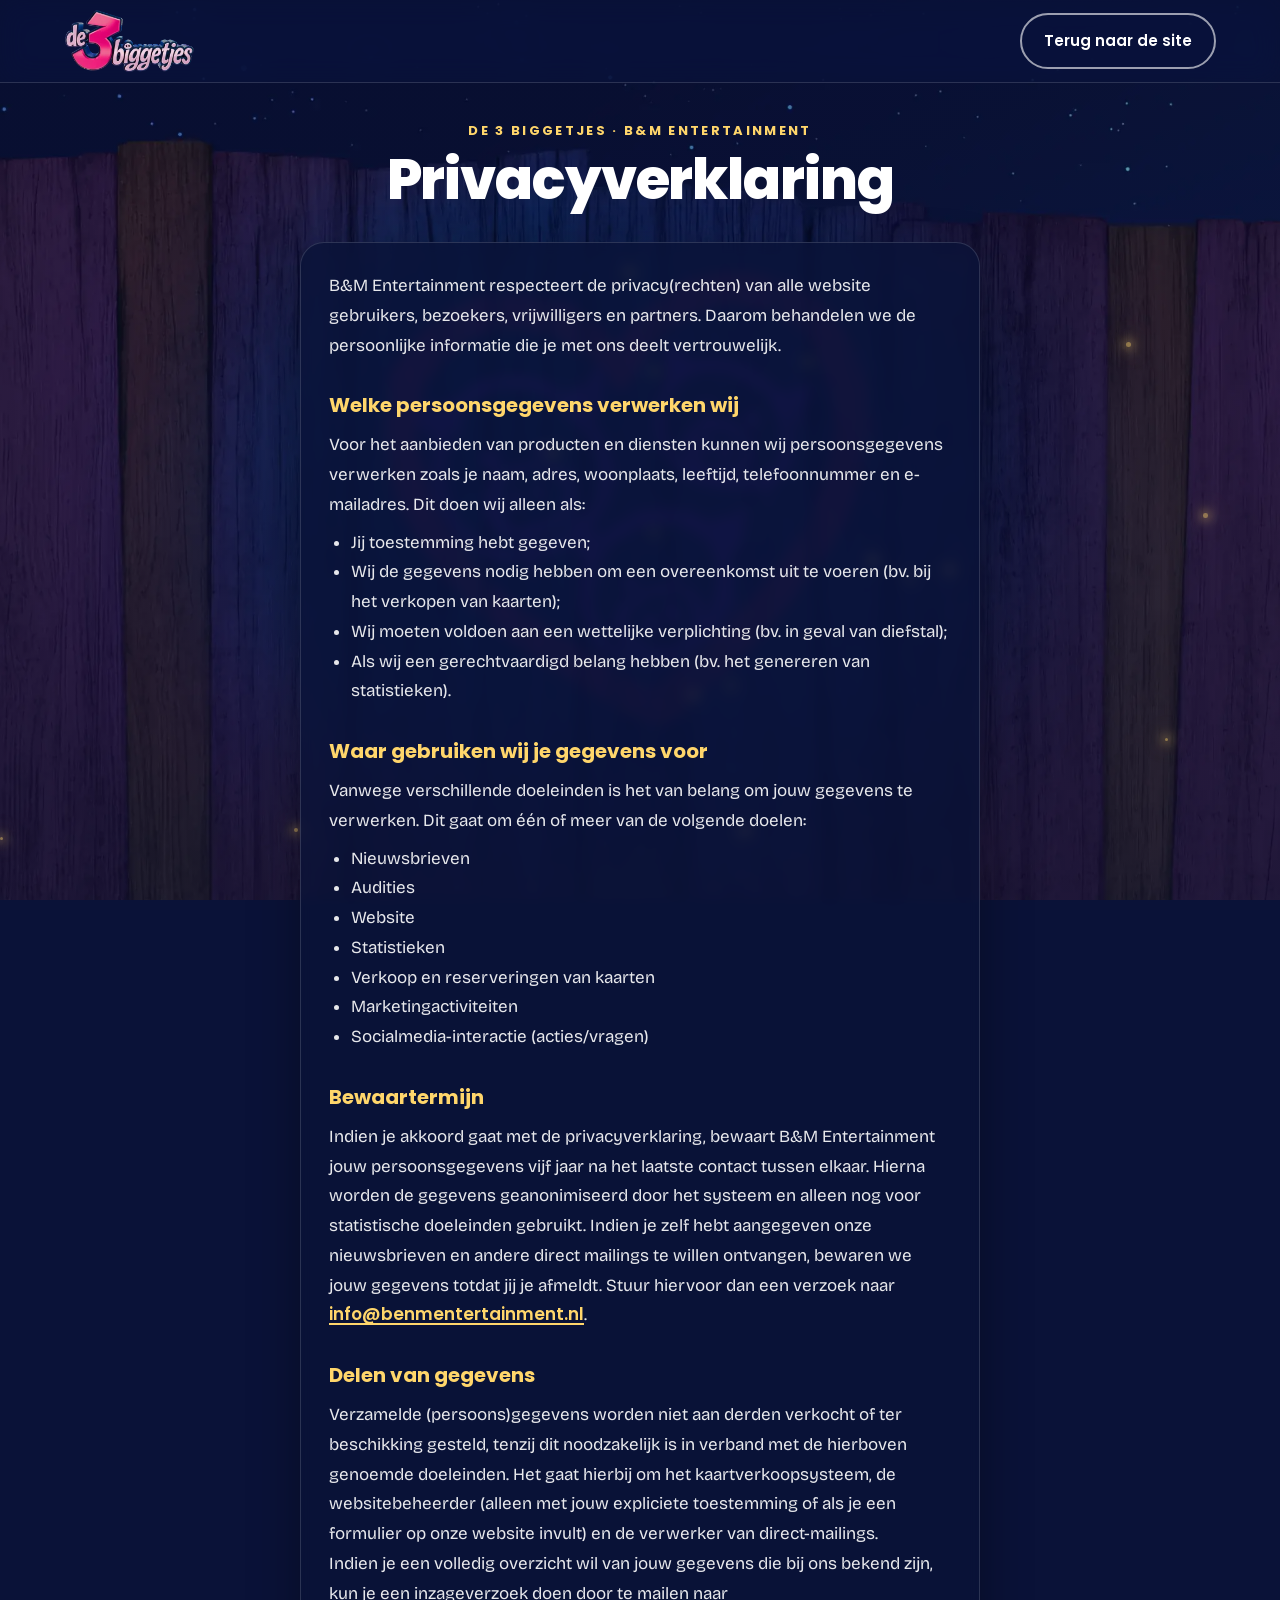
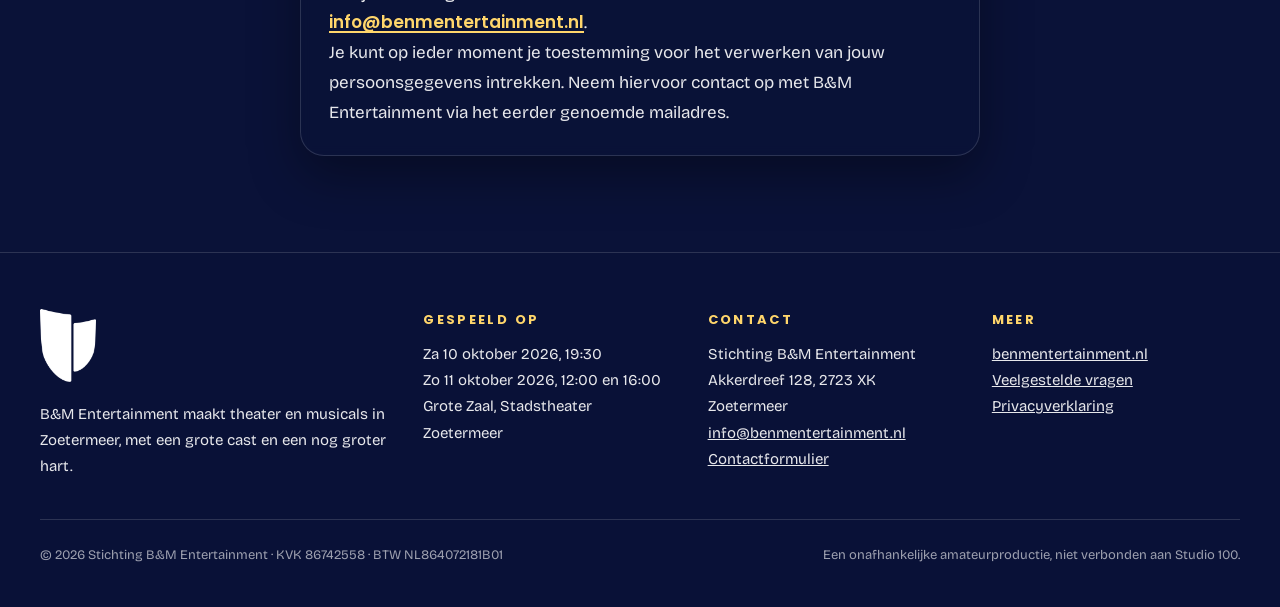
<file: privacyverklaring.html>
<!DOCTYPE html><html lang="nl"><head><meta charset="utf-8"><meta name="viewport" content="width=device-width, initial-scale=1, viewport-fit=cover"><title>Privacyverklaring | De 3 biggetjes</title><meta name="description" content="Privacyverklaring van Stichting B&amp;M Entertainment voor de3biggetjes.nl."><meta name="theme-color" content="#0A1238"><meta name="color-scheme" content="dark"><link rel="canonical" href="https://de3biggetjes.nl/privacyverklaring"><link rel="icon" href="/favicon.svg" type="image/svg+xml"><link rel="icon" href="/favicon-32.png" sizes="32x32" type="image/png"><link rel="apple-touch-icon" href="/apple-touch-icon.png"><link rel="manifest" href="/manifest.webmanifest"><meta name="apple-mobile-web-app-capable" content="yes"><meta name="apple-mobile-web-app-status-bar-style" content="black-translucent"><meta name="apple-mobile-web-app-title" content="De 3 biggetjes"><link rel="preload" href="/fonts/poppins-800.woff2" as="font" type="font/woff2" crossorigin><link rel="preload" href="/fonts/bricolage-grotesque.woff2" as="font" type="font/woff2" crossorigin><link rel="stylesheet" href="/css/site.css"><script defer src="https://cdn.vercel-insights.com/v1/script.js"></script></head><body><a class="skip" href="#inhoud">Direct naar de inhoud</a><div class="vliegjes" aria-hidden="true"><span class="vliegje" style="--l:0%;--t:93%;--s:3.4px;--d:11.1s;--g:4.6s;--dl:-5.3s;--dx:36px;--dy:65px"></span><span class="vliegje" style="--l:54%;--t:77%;--s:4.4px;--d:17.2s;--g:3.1s;--dl:-3.7s;--dx:55px;--dy:23px"></span><span class="vliegje" style="--l:68%;--t:62%;--s:5.3px;--d:17.1s;--g:2.8s;--dl:-5.1s;--dx:66px;--dy:59px"></span><span class="vliegje" style="--l:58%;--t:92%;--s:5.2px;--d:12.7s;--g:3.4s;--dl:-8.4s;--dx:-37px;--dy:38px"></span><span class="vliegje" style="--l:43%;--t:50%;--s:5.3px;--d:14.6s;--g:4.6s;--dl:-8.8s;--dx:-23px;--dy:54px"></span><span class="vliegje" style="--l:51%;--t:59%;--s:3.1px;--d:18.1s;--g:2.6s;--dl:-3.7s;--dx:37px;--dy:75px"></span><span class="vliegje" style="--l:51%;--t:41%;--s:3.7px;--d:11.8s;--g:3.5s;--dl:-4.2s;--dx:37px;--dy:57px"></span><span class="vliegje" style="--l:23%;--t:92%;--s:3.9px;--d:17.6s;--g:4.3s;--dl:-6.3s;--dx:46px;--dy:61px"></span><span class="vliegje" style="--l:94%;--t:57%;--s:4.6px;--d:11.5s;--g:4.2s;--dl:-3.5s;--dx:-37px;--dy:68px"></span><span class="vliegje" style="--l:88%;--t:38%;--s:5.0px;--d:9.8s;--g:3.6s;--dl:-1.5s;--dx:24px;--dy:33px"></span><span class="vliegje" style="--l:63%;--t:40%;--s:3.9px;--d:14.9s;--g:2.8s;--dl:-9.2s;--dx:64px;--dy:73px"></span><span class="vliegje" style="--l:91%;--t:82%;--s:3.3px;--d:9.1s;--g:3.1s;--dl:-0.8s;--dx:20px;--dy:34px"></span><span class="vliegje" style="--l:74%;--t:63%;--s:4.6px;--d:11.4s;--g:5.0s;--dl:-2.4s;--dx:39px;--dy:27px"></span><span class="vliegje" style="--l:49%;--t:30%;--s:5.2px;--d:15.4s;--g:5.2s;--dl:-0.2s;--dx:-65px;--dy:78px"></span><span class="vliegje" style="--l:57%;--t:76%;--s:3.3px;--d:11.2s;--g:3.0s;--dl:-5.6s;--dx:23px;--dy:62px"></span><span class="vliegje" style="--l:71%;--t:64%;--s:2.6px;--d:10.1s;--g:5.2s;--dl:-1.3s;--dx:54px;--dy:22px"></span></div><header class="kop" id="kop"><div class="kop-in"><a class="kop-logo" href="/" aria-label="De 3 biggetjes, naar de homepage"><img src="/img/logo-240.webp" srcset="/img/logo-240.webp 240w, /img/logo-400.webp 400w" sizes="(min-width: 1025px) 130px, 104px" width="240" height="114" alt="" decoding="async"></a><div class="kop-acties"><a class="btn-ghost" href="/">Terug naar de site</a></div></div></header><main id="inhoud"><section class="sectie" aria-labelledby="privacy-titel" style="padding-top:calc(var(--veilig-boven, 0px) + 120px)"><div class="sectie-kop"><p class="eyebrow">De 3 biggetjes · B&amp;M Entertainment</p><h1 id="privacy-titel" class="h2">Privacyverklaring</h1></div><div class="kaart juridisch"><p>B&amp;M Entertainment respecteert de privacy(rechten) van alle website gebruikers, bezoekers, vrijwilligers en partners. Daarom behandelen we de persoonlijke informatie die je met ons deelt vertrouwelijk.</p><h2>Welke persoonsgegevens verwerken wij</h2><p>Voor het aanbieden van producten en diensten kunnen wij persoonsgegevens verwerken zoals je naam, adres, woonplaats, leeftijd, telefoonnummer en e-mailadres. Dit doen wij alleen als:</p><ul><li>Jij toestemming hebt gegeven;</li><li>Wij de gegevens nodig hebben om een overeenkomst uit te voeren (bv. bij het verkopen van kaarten);</li><li>Wij moeten voldoen aan een wettelijke verplichting (bv. in geval van diefstal);</li><li>Als wij een gerechtvaardigd belang hebben (bv. het genereren van statistieken).</li></ul><h2>Waar gebruiken wij je gegevens voor</h2><p>Vanwege verschillende doeleinden is het van belang om jouw gegevens te verwerken. Dit gaat om één of meer van de volgende doelen:</p><ul><li>Nieuwsbrieven</li><li>Audities</li><li>Website</li><li>Statistieken</li><li>Verkoop en reserveringen van kaarten</li><li>Marketingactiviteiten</li><li>Socialmedia-interactie (acties/vragen)</li></ul><h2>Bewaartermijn</h2><p>Indien je akkoord gaat met de privacyverklaring, bewaart B&amp;M Entertainment jouw persoonsgegevens vijf jaar na het laatste contact tussen elkaar. Hierna worden de gegevens geanonimiseerd door het systeem en alleen nog voor statistische doeleinden gebruikt. Indien je zelf hebt aangegeven onze nieuwsbrieven en andere direct mailings te willen ontvangen, bewaren we jouw gegevens totdat jij je afmeldt. Stuur hiervoor dan een verzoek naar <a class="link-goud" href="mailto:info@benmentertainment.nl">info@benmentertainment.nl</a>.</p><h2>Delen van gegevens</h2><p>Verzamelde (persoons)gegevens worden niet aan derden verkocht of ter beschikking gesteld, tenzij dit noodzakelijk is in verband met de hierboven genoemde doeleinden. Het gaat hierbij om het kaartverkoopsysteem, de websitebeheerder (alleen met jouw expliciete toestemming of als je een formulier op onze website invult) en de verwerker van direct-mailings.</p><p>Indien je een volledig overzicht wil van jouw gegevens die bij ons bekend zijn, kun je een inzageverzoek doen door te mailen naar <a class="link-goud" href="mailto:info@benmentertainment.nl">info@benmentertainment.nl</a>.</p><p>Je kunt op ieder moment je toestemming voor het verwerken van jouw persoonsgegevens intrekken. Neem hiervoor contact op met B&amp;M Entertainment via het eerder genoemde mailadres.</p></div></section></main><footer class="voet"><div class="voet-in"><div><img src="/img/bm-logo-192.webp" width="56" height="75" alt="B&amp;M Entertainment" loading="lazy" decoding="async"><p style="margin-top:16px;max-width:36ch">B&amp;M Entertainment maakt theater en musicals in Zoetermeer, met een grote cast en een nog groter hart.</p></div><div><h4 class="eyebrow">Gespeeld op</h4><ul><li>Za 10 oktober 2026, 19:30</li><li>Zo 11 oktober 2026, 12:00 en 16:00</li><li>Grote Zaal, Stadstheater Zoetermeer</li></ul></div><div><h4 class="eyebrow">Contact</h4><p>Stichting B&amp;M Entertainment<br>Akkerdreef 128, 2723 XK Zoetermeer</p><p><a href="mailto:info@benmentertainment.nl">info@benmentertainment.nl</a></p><p><a href="/#contact">Contactformulier</a></p></div><div><h4 class="eyebrow">Meer</h4><ul><li><a href="https://benmentertainment.nl/" target="_blank" rel="noopener">benmentertainment.nl</a></li><li><a href="/#faq">Veelgestelde vragen</a></li><li><a href="/privacyverklaring">Privacyverklaring</a></li></ul></div></div><div class="voet-onder"><span>&copy; 2026 Stichting B&amp;M Entertainment · KVK 86742558 · BTW NL864072181B01</span><span>Een onafhankelijke amateurproductie, niet verbonden aan Studio 100.</span></div></footer></body></html>
</file>
<file: css/site.css>
@font-face{font-family:Poppins;font-style:normal;font-weight:600;font-display:swap;src:url(/fonts/poppins-600.woff2)format("woff2")}@font-face{font-family:Poppins;font-style:normal;font-weight:700;font-display:swap;src:url(/fonts/poppins-700.woff2)format("woff2")}@font-face{font-family:Poppins;font-style:normal;font-weight:800;font-display:swap;src:url(/fonts/poppins-800.woff2)format("woff2")}@font-face{font-family:Poppins;font-style:normal;font-weight:900;font-display:swap;src:url(/fonts/poppins-900.woff2)format("woff2")}@font-face{font-family:Bricolage Grotesque;font-style:normal;font-weight:300 500;font-display:swap;src:url(/fonts/bricolage-grotesque.woff2)format("woff2")}:root{--b3-nacht:#0a1238;--b3-navy:#122b65;--b3-roze:#e10171;--b3-roze-glow:#ff4fa3;--b3-vuurvlieg:#ffd66b;--b3-wit:#fff;--b3-paars:#78148c;--verloop-cast:linear-gradient(140deg, #3c5fb0 0%, var(--b3-navy) 55%, var(--b3-nacht) 100%);--tekst:#ffffffe6;--tekst-zacht:#ffffffb8;--tekst-stil:#fff9;--lijn:#ffffff24;--lijn-sterk:#ffffff40;--vlak:#0a1238c7;--vlak-vol:#0a1238eb;--vlak-licht:#ffffff1a;--header-bg:#0a1238b8;--font-display:"Poppins", ui-rounded, "Segoe UI", system-ui, sans-serif;--font-body:"Bricolage Grotesque", "Segoe UI", system-ui, -apple-system, sans-serif;--fs-eyebrow:13px;--ls-eyebrow:.18em;--fs-h1:clamp(32px, 8.2vw, 56px);--fs-h2:clamp(32px, 7.6vw, 56px);--fs-mega:clamp(52px, 15vw, 96px);--fs-h3:22px;--fs-body:16px;--fs-body-lg:17px;--fs-klein:14px;--lh-body:1.7;--ls-kop:-.02em;--r-kaart:24px;--r-beeld:28px;--r-foto:18px;--r-portret:14px;--r-pil:999px;--schaduw-kaart:0 20px 50px #00000059;--gloed-kaart:0 20px 50px #00000059, 0 0 36px #e1017159;--schaduw-knop:0 8px 30px #e1017173;--schaduw-knop-hover:0 10px 40px #ff4fa3b3;--gloed-tekst:0 0 40px #e1017199;--gloed-foto:0 0 30px #e1017180;--schaduw-poster:0 30px 80px #0000008c, 0 0 60px #e1017159;--sectie-y:64px;--gutter:16px;--max:1200px;--max-tekst:680px;--gap:16px;--ease-uit:cubic-bezier(.16, 1, .3, 1);--ease-veer:cubic-bezier(.34, 1.56, .64, 1);--ease-in-uit:cubic-bezier(.65, 0, .35, 1);--t-snel:.16s;--t-mid:.32s;--t-traag:.7s;--z-header:30;--z-dock:40;--z-sheet:60;--veilig-onder:env(safe-area-inset-bottom,0px);--veilig-boven:env(safe-area-inset-top,0px);color-scheme:dark}@media (width>=768px){:root{--sectie-y:96px;--gutter:24px;--fs-body:17px;--gap:20px}}[hidden]{display:none!important}*,:before,:after{box-sizing:border-box}html{background-color:var(--b3-nacht);-webkit-text-size-adjust:100%;text-size-adjust:100%;scroll-behavior:smooth;scroll-padding-top:calc(var(--veilig-boven) + 76px)}body{min-height:100dvh;font-family:var(--font-body);font-size:var(--fs-body);font-weight:400;line-height:var(--lh-body);color:var(--tekst);-webkit-font-smoothing:antialiased;-webkit-tap-highlight-color:transparent;background:0 0;margin:0;overflow-x:clip}body:before{content:"";z-index:-2;pointer-events:none;background-color:var(--b3-nacht);height:100lvh;transition:filter var(--t-traag) var(--ease-uit);background-image:linear-gradient(#0a123859 0%,#0a12388c 100%),url(/img/achtergrond-1280.webp);background-position:50%;background-repeat:no-repeat;background-size:cover;position:fixed;inset:0}@media (width>=1025px){body:before{background-image:linear-gradient(#0a123859 0%,#0a12388c 100%),url(/img/achtergrond-2560.webp)}}img{max-width:100%;height:auto;display:block}a{color:inherit}button{font:inherit;color:inherit;cursor:pointer;touch-action:manipulation;background:0 0;border:0;padding:0}h1,h2,h3,h4,p,blockquote,dl,dd,ol,ul{margin:0}ol,ul{padding:0;list-style:none}::selection{background:var(--b3-roze);color:var(--b3-wit)}.sr-only{clip:rect(0, 0, 0, 0);white-space:nowrap;border:0;width:1px;height:1px;margin:-1px;padding:0;overflow:hidden;position:absolute!important}.skip{left:12px;top:calc(var(--veilig-boven) + 12px);z-index:100;background:var(--b3-roze);color:var(--b3-wit);font-family:var(--font-display);border-radius:var(--r-pil);padding:10px 18px;font-weight:700;text-decoration:none;position:fixed;transform:translateY(-200%)}.skip:focus{transform:none}.eyebrow{font-family:var(--font-display);font-weight:700;font-size:var(--fs-eyebrow);letter-spacing:var(--ls-eyebrow);text-transform:uppercase;color:var(--b3-vuurvlieg);line-height:1.65}.eyebrow--klein{letter-spacing:.18em;font-size:11px}.h1,.h2{font-family:var(--font-display);color:var(--b3-wit);letter-spacing:var(--ls-kop);text-wrap:balance;font-weight:800;line-height:1.05}.h1{font-size:var(--fs-h1)}.h2{font-size:var(--fs-h2)}.h3{font-family:var(--font-display);font-weight:700;font-size:var(--fs-h3);color:var(--b3-roze-glow);text-wrap:balance;line-height:1.2}.mega{font-family:var(--font-display);font-weight:900;font-size:var(--fs-mega);letter-spacing:-.04em;color:var(--b3-roze-glow);text-shadow:var(--gloed-tekst);text-wrap:balance;line-height:1}.lead{font-size:var(--fs-body-lg);color:var(--tekst);max-width:var(--max-tekst);text-wrap:pretty}.body p+p{margin-top:1em}.klein{font-size:var(--fs-klein);color:var(--tekst-zacht)}.link-goud{font-family:var(--font-display);color:var(--b3-vuurvlieg);text-underline-offset:3px;font-weight:600;text-decoration:underline 2px}.btn,.btn-ghost{font-family:var(--font-display);border-radius:var(--r-pil);white-space:nowrap;min-height:52px;transition:transform var(--t-snel) var(--ease-uit), box-shadow var(--t-mid) var(--ease-uit), background-color var(--t-snel), border-color var(--t-snel), color var(--t-snel);-webkit-user-select:none;user-select:none;justify-content:center;align-items:center;gap:10px;text-decoration:none;display:inline-flex}.btn{color:var(--b3-wit);border:2px solid var(--b3-roze);background-color:var(--b3-roze);box-shadow:var(--schaduw-knop);padding:14px 26px;font-size:16px;font-weight:700}.btn-ghost{color:var(--b3-wit);background-color:#0000;border:2px solid #fff9;padding:13px 22px;font-size:15px;font-weight:600}@media (hover:hover){.btn:hover{border-color:var(--b3-roze-glow);background-color:var(--b3-roze-glow);box-shadow:var(--schaduw-knop-hover);transform:translateY(-2px)}.btn-ghost:hover{color:var(--b3-vuurvlieg);border-color:var(--b3-vuurvlieg)}}.btn:active,.btn-ghost:active{transition-duration:80ms;transform:scale(.96)}.btn svg,.btn-ghost svg{flex:none;width:20px;height:20px}.knoppen{flex-wrap:wrap;gap:12px;display:flex}.chip{font-family:var(--font-display);color:var(--b3-wit);border-radius:var(--r-pil);border:1px solid var(--lijn-sterk);background-color:var(--vlak-licht);white-space:nowrap;padding:8px 16px;font-size:14px;font-weight:600;line-height:1.5}.chips{flex-wrap:wrap;gap:8px;display:flex}.filter{scroll-snap-type:x proximity;scrollbar-width:none;padding:4px var(--gutter) 8px;margin-inline:calc(var(--gutter) * -1);-webkit-mask-image:linear-gradient(90deg, transparent 0, #000 var(--gutter), #000 calc(100% - 28px), transparent);mask-image:linear-gradient(90deg, transparent 0, #000 var(--gutter), #000 calc(100% - 28px), transparent);gap:8px;display:flex;overflow-x:auto}.filter::-webkit-scrollbar{display:none}.filter button{scroll-snap-align:start;font-family:var(--font-display);border-radius:var(--r-pil);border:1px solid var(--lijn-sterk);background-color:var(--vlak-licht);min-height:44px;color:var(--b3-wit);transition:background-color var(--t-mid) var(--ease-uit), border-color var(--t-mid), box-shadow var(--t-mid), transform var(--t-snel) var(--ease-uit);flex:none;padding:10px 18px;font-size:14px;font-weight:600}.filter button:active{transform:scale(.95)}.filter button[aria-pressed=true]{background-color:var(--b3-roze);border-color:var(--b3-roze);box-shadow:0 6px 20px #e1017173}@media (width>=768px){.filter{flex-wrap:wrap;margin-inline:0;padding-inline:0;overflow:visible;-webkit-mask-image:none;mask-image:none}}.kaart{border-radius:var(--r-kaart);border:1px solid var(--lijn);background-color:var(--vlak);box-shadow:var(--schaduw-kaart);backdrop-filter:blur(6px);transition:border-color var(--t-mid) var(--ease-uit), box-shadow var(--t-mid) var(--ease-uit), transform var(--t-mid) var(--ease-uit);padding:24px}@media (width>=768px){.kaart{padding:28px}}@media (hover:hover){.kaart--hover:hover{box-shadow:var(--gloed-kaart);border-color:#ff4fa399}}.sectie{width:100%;max-width:var(--max);padding:var(--sectie-y) var(--gutter);margin-inline:auto;position:relative}.sectie-kop{text-align:center;flex-direction:column;align-items:center;gap:10px;margin-bottom:32px;display:flex}.sectie-kop .lead{margin-top:6px}.band{background:linear-gradient(#0a123800 0%,#0a1238d9 18% 82%,#0a123800 100%)}.kop{z-index:var(--z-header);padding-top:var(--veilig-boven);background-color:var(--header-bg);backdrop-filter:blur(14px)saturate(140%);border-bottom:1px solid var(--lijn);transition:transform var(--t-mid) var(--ease-uit), background-color var(--t-mid);position:fixed;inset:0 0 auto}.kop.is-weg{transform:translateY(-100%)}.kop-in{max-width:var(--max);padding:10px var(--gutter);justify-content:space-between;align-items:center;gap:12px;min-height:64px;margin-inline:auto;display:flex}.kop-logo img{width:104px;height:auto}.kop-acties{align-items:center;gap:8px;display:flex}.icoonknop{border-radius:var(--r-pil);border:1px solid var(--lijn-sterk);background-color:var(--vlak-licht);width:44px;height:44px;color:var(--b3-wit);transition:background-color var(--t-mid), border-color var(--t-mid), transform var(--t-snel) var(--ease-uit), color var(--t-mid);place-items:center;display:grid}.icoonknop svg{width:20px;height:20px}.icoonknop:active{transform:scale(.9)}.icoonknop[aria-pressed=true]{background-color:var(--b3-vuurvlieg);border-color:var(--b3-vuurvlieg);color:var(--b3-nacht)}.kop-in{position:relative}.kop-nav{display:none}.kop.menu-open .kop-nav{position:absolute;top:calc(100% - 4px);right:var(--gutter);flex-direction:column;gap:2px;min-width:220px;padding:10px;border:1px solid var(--lijn-sterk);border-radius:20px;background-color:var(--b3-nacht);box-shadow:0 18px 40px #0009;display:flex;animation:vervaag-in .2s var(--ease-uit)}.kop-nav a{font-family:var(--font-display);color:#ffffffd9;padding:10px 14px;border-radius:12px;font-size:16px;font-weight:600;text-decoration:none;transition:color var(--t-snel),background-color var(--t-snel)}.kop-nav a:hover,.kop-nav a[aria-current=true]{color:var(--b3-vuurvlieg);background-color:#ffffff12}.kop-menuknop path{transition:transform var(--t-mid) var(--ease-uit),opacity var(--t-snel);transform-origin:center}.menu-open .kop-menuknop .streep-1{transform:translateY(5px)rotate(45deg)}.menu-open .kop-menuknop .streep-2{opacity:0}.menu-open .kop-menuknop .streep-3{transform:translateY(-5px)rotate(-45deg)}@media (width>=1025px){.kop-logo img{width:130px}}.dock{left:50%;bottom:calc(var(--veilig-onder) + 12px);z-index:var(--z-dock);border-radius:var(--r-pil);border:1px solid var(--lijn-sterk);backdrop-filter:blur(16px)saturate(150%);width:min(100% - 24px,560px);transition:transform var(--t-mid) var(--ease-uit), opacity var(--t-mid);background-color:#0a1238d1;position:fixed;transform:translate(-50%);box-shadow:0 12px 40px #00000080}.dock.is-weg{transform:translate(-50%,calc(100% + 24px))}.dock-rail{scrollbar-width:none;scroll-behavior:smooth;gap:2px;padding:6px 0 6px 6px;display:flex;position:relative;overflow-x:auto}.dock-rail:after{content:"";flex:none;width:6px}.dock-rail::-webkit-scrollbar{display:none}.dock a{z-index:1;font-family:var(--font-display);color:#fffc;border-radius:var(--r-pil);min-height:44px;transition:color var(--t-mid) var(--ease-uit);flex:none;align-items:center;padding:10px 15px;font-size:14px;font-weight:600;text-decoration:none;display:flex;position:relative}.dock a[aria-current=true]{color:var(--b3-wit)}.dock-pil{z-index:0;height:calc(100% - 12px);width:var(--w,0px);transform:translateX(var(--x,0px));border-radius:var(--r-pil);background-color:var(--b3-roze);transition:transform .52s var(--ease-veer), width .42s var(--ease-uit);position:absolute;top:6px;left:0;box-shadow:0 4px 18px #e101718c}@media (width>=1025px){.dock{display:none}}.vliegjes{z-index:-1;pointer-events:none;position:fixed;inset:0;overflow:hidden}.vliegje{left:var(--l);top:var(--t);width:var(--s);height:var(--s);background:var(--b3-vuurvlieg);opacity:.5;border-radius:50%;position:absolute;box-shadow:0 0 10px 3px #ffd66ba6,0 0 22px 6px #ffd66b40}@media (prefers-reduced-motion:no-preference){.vliegje{animation:zweef var(--d) ease-in-out var(--dl) infinite alternate, gloei var(--g) ease-in-out var(--dl) infinite}}@keyframes zweef{0%{transform:translate(0,0)}33%{transform:translate3d(var(--dx), calc(var(--dy) * -.6), 0)}66%{transform:translate3d(calc(var(--dx) * -.5), var(--dy), 0)}to{transform:translate3d(calc(var(--dx) * .6), calc(var(--dy) * -1), 0)}}@keyframes gloei{0%,to{opacity:.12}45%{opacity:1}60%{opacity:.85}}.hero{min-height:calc(100svh - 190px);padding-top:calc(var(--veilig-boven) + 96px);text-align:center;flex-direction:column;justify-content:center;align-items:center;gap:18px;padding-bottom:40px;display:flex}.hero-logo{filter:drop-shadow(0 12px 30px #e1017159);width:min(84vw,460px);margin:2px auto 0}.hero-titel{max-width:16ch}.hero-label{border-radius:var(--r-pil);color:var(--b3-vuurvlieg);font-family:var(--font-display);letter-spacing:.14em;text-transform:uppercase;background:#ffd66b1a;border:1px solid #ffd66b73;align-items:center;gap:8px;padding:7px 14px 7px 10px;font-size:12px;font-weight:700;display:inline-flex}.hero-label svg{width:16px;height:16px}.verhaal-grid{align-items:center;gap:40px;display:grid}.verhaal-tekst{gap:14px;display:grid}.poster{border-radius:var(--r-beeld);width:min(86%,440px);box-shadow:var(--schaduw-poster);transition:transform var(--t-traag) var(--ease-veer);margin-inline:auto;transform:rotate(-2.5deg)}.poster:hover{transform:rotate(0)scale(1.02)}@media (width>=900px){.verhaal-grid{grid-template-columns:1.1fr .9fr;gap:64px}}.nadruk{font-family:var(--font-display);letter-spacing:-.01em;color:var(--b3-roze-glow);text-shadow:var(--gloed-tekst);margin:6px 0;font-size:clamp(24px,6vw,34px);font-weight:800;line-height:1.15}@media (width>=640px){.draai{min-height:210px}}.draai{border-radius:var(--r-kaart);text-align:center;perspective:1000px;width:100%;min-height:140px;display:block;position:relative}.draai-achter{box-shadow:var(--gloed-kaart);background:linear-gradient(135deg, #e1017152, #78148c66), var(--vlak);border-color:#ff4fa399;transform:rotateY(180deg)}@media (width<=639px){.draai-achter{text-align:left;grid-template-columns:auto 1fr;justify-items:start;gap:4px 16px;padding:16px 20px}.draai-achter .koppel-namen{align-self:end}.draai-achter .klein{align-self:start}}.draai-achter .koppel-namen{font-size:18px}.koppel-namen{font-family:var(--font-display);color:var(--b3-wit);align-items:center;gap:10px;font-size:22px;font-weight:800;display:flex}.koppel-namen svg{width:22px;height:22px;color:var(--b3-roze-glow)}.draai[aria-pressed=true] .koppel-namen svg{animation:hartslag 1.2s var(--ease-in-uit) .6s infinite}@keyframes hartslag{0%,to{transform:scale(1)}15%{transform:scale(1.3)}30%{transform:scale(1)}45%{transform:scale(1.18)}}.nostalgie,.weetje{text-align:center;justify-items:center;gap:14px;margin-top:72px;display:grid}.nostalgie .lead,.weetje .lead{margin-inline:auto}.weetje-feit{justify-items:center;gap:8px;display:grid}.weetje .mega{font-variant-numeric:tabular-nums}.weetje .klein{max-width:44ch}.avatar{--maat:84px;width:var(--maat);aspect-ratio:2/3;border-radius:var(--r-portret);font-family:var(--font-display);font-weight:800;font-size:calc(var(--maat) * .34);letter-spacing:-.02em;color:var(--b3-wit);background:linear-gradient(140deg, var(--b3-navy), var(--b3-nacht));border:3px solid #ffffffb3;flex:none;place-items:center;display:grid;position:relative;overflow:hidden}.avatar img{object-fit:cover;width:100%;height:100%}.avatar--hoofd{border:4px solid var(--b3-roze);box-shadow:var(--gloed-foto)}.cast-grid{grid-template-columns:repeat(3,minmax(0,1fr));gap:10px;margin-top:8px;display:grid}@media (width<=359px){.cast-grid{grid-template-columns:repeat(2,minmax(0,1fr))}}@media (width>=600px){.cast-grid{grid-template-columns:repeat(4,minmax(0,1fr));gap:16px}}@media (width>=1000px){.cast-grid{grid-template-columns:repeat(6,minmax(0,1fr))}}.persoon{text-align:center;border:1px solid var(--lijn);background-color:var(--vlak);transition:border-color var(--t-mid) var(--ease-uit), box-shadow var(--t-mid) var(--ease-uit), transform var(--t-mid) var(--ease-uit);border-radius:20px;flex-direction:column;align-items:center;gap:8px;width:100%;min-height:100%;padding:6px 6px 14px;display:flex;position:relative;box-shadow:0 14px 36px #0000004d}.persoon:active{transform:scale(.97)}@media (hover:hover){.persoon:hover{box-shadow:var(--gloed-kaart);border-color:#ff4fa399;transform:translateY(-4px)}}.persoon-item{display:flex}.persoon .avatar{border-radius:var(--r-portret);border-width:2px;width:100%;margin-bottom:2px;font-size:28px}.persoon-naam{font-family:var(--font-display);color:var(--b3-wit);text-wrap:balance;font-size:14px;font-weight:700;line-height:1.25}.persoon .eyebrow{letter-spacing:.14em;font-size:11px;line-height:1.4}@media (width>=600px){.persoon .avatar{font-size:34px}.persoon-naam{font-size:15px}}.cast-noot{text-align:center;color:var(--tekst-zacht);font-size:var(--fs-klein);margin-top:24px;max-width:60ch;margin-inline:auto}.sheet{border:1px solid var(--lijn-sterk);width:100%;max-width:100%;max-height:min(92dvh,92vh);color:var(--tekst);overscroll-behavior:contain;background:linear-gradient(#122b65fa,#0a1238fc 40%);border-bottom:0;border-radius:28px 28px 0 0;flex-direction:column;margin:0;padding:0;display:flex;position:fixed;inset:auto 0 0;overflow:hidden;box-shadow:0 -20px 60px #00000080}html.sheet-open{overflow:hidden}.sheet:not([open]){display:none}.sheet::backdrop{backdrop-filter:blur(4px);background:#05091c99}.sheet[open]{animation:sheet-op .52s var(--ease-uit)}.sheet[open]::backdrop{animation:vervaag-in .4s var(--ease-uit)}.sheet.sluit{animation:sheet-neer .3s var(--ease-in-uit) forwards}.sheet.sluit::backdrop{animation:vervaag-uit .3s var(--ease-in-uit) forwards}.sheet.sleept{transition:none;animation:none}@keyframes sheet-op{0%{transform:translateY(100%)}to{transform:translateY(0)}}@keyframes sheet-neer{0%{transform:translateY(var(--sleep,0px))}to{transform:translateY(100%)}}@keyframes vervaag-in{0%{opacity:0}}@keyframes vervaag-uit{to{opacity:0}}@media (width>=720px){.sheet{border-bottom:1px solid var(--lijn-sterk);border-radius:28px;width:min(92vw,560px);max-height:86vh;margin:auto;inset:0}.sheet[open]{animation:sheet-pop .46s var(--ease-veer)}.sheet.sluit{animation:sheet-weg .24s var(--ease-in-uit) forwards}@keyframes sheet-pop{0%{opacity:0;transform:translateY(24px)scale(.94)}}@keyframes sheet-weg{to{opacity:0;transform:translateY(16px)scale(.96)}}}.sheet-greep{cursor:grab;touch-action:none;flex:none;place-items:center;padding:10px 0 2px;display:grid}.sheet-greep span{background:#ffffff59;border-radius:3px;width:44px;height:5px}.sheet-sluit{z-index:2;position:absolute;top:12px;right:12px}.sheet-inhoud{overscroll-behavior:contain;padding:8px 22px calc(var(--veilig-onder) + 24px);-webkit-overflow-scrolling:touch;flex:1;overflow-y:auto}.sheet-kop{touch-action:none;align-items:center;gap:16px;padding:8px 48px 18px 0;display:flex}.sheet-kop .avatar{--maat:96px}.sheet-kop h3{font-family:var(--font-display);color:var(--b3-wit);letter-spacing:-.01em;font-size:24px;font-weight:800;line-height:1.15}.sheet-rolomschrijving{color:var(--tekst-zacht);font-size:var(--fs-klein);margin-top:4px;line-height:1.4}.antwoorden{gap:14px;display:grid}.antwoorden dt{font-family:var(--font-display);letter-spacing:.16em;text-transform:uppercase;color:var(--b3-roze-glow);font-size:11px;font-weight:700}.antwoorden dd{color:var(--tekst);margin-top:2px}.citaat{font-style:italic;font-size:var(--fs-body-lg);color:var(--b3-wit);background:linear-gradient(135deg,#e1017138,#78148c38);border:1px solid #ff4fa359;border-radius:20px;margin-top:20px;padding:20px 20px 20px 22px;position:relative}.citaat:before{content:"“";font-family:var(--font-display);color:var(--b3-roze-glow);text-shadow:var(--gloed-tekst);font-size:56px;font-style:normal;font-weight:900;line-height:1;position:absolute;top:-18px;left:14px}.sheet-nummers{border:1px solid var(--lijn);background:#ffffff0f;border-radius:18px;flex-wrap:wrap;justify-content:space-between;align-items:center;gap:12px;margin-top:20px;padding:14px 16px;display:flex}.sheet-nummers p{font-size:var(--fs-klein)}.sheet-nummers b{color:var(--b3-wit);font-family:var(--font-display)}.sheet-voet{justify-content:space-between;gap:10px;margin-top:22px;display:flex}.sheet-voet .btn-ghost{min-height:46px;padding:10px 16px;font-size:14px}.muziek-samenvatting{min-height:3.4em;font-size:var(--fs-body);color:var(--tekst);margin:6px 0 18px}.muziek-samenvatting b{font-family:var(--font-display);color:var(--b3-wit)}.nummers{gap:8px;display:grid}.nummer{border:1px solid var(--lijn);background-color:var(--vlak);transition:opacity .38s var(--ease-uit), border-color .38s var(--ease-uit), transform .38s var(--ease-uit), background-color .38s;border-radius:18px;grid-template-columns:40px 1fr auto;align-items:center;gap:12px;padding:12px 14px;display:grid}.badge--x{background:var(--b3-roze);color:var(--b3-wit);box-shadow:0 0 16px #e1017199}.badge--k{background:var(--b3-vuurvlieg);color:var(--b3-nacht)}.nummers[data-actief] .nummer[data-status=""]{opacity:.38}.nummers[data-actief] .nummer[data-status=x]{background-color:#3c0a4699;border-color:#ff4fa38c}.nummers[data-actief] .nummer[data-status=x] .nummer-nr{background:var(--b3-roze);border-color:var(--b3-roze);box-shadow:0 0 16px #e1017199}.pauze{border-radius:var(--r-kaart);text-align:center;background:#ffd66b12;border:1px dashed #ffd66b8c;justify-items:center;gap:10px;margin:28px 0 0;padding:22px;display:grid}.pauze h3{font-family:var(--font-display);color:var(--b3-vuurvlieg);font-size:24px;font-weight:800}.muziek-band{text-align:center;margin-top:28px}.quiz{max-width:640px;margin-inline:auto}.quiz-kaart{align-content:start;gap:18px;min-height:420px;display:grid;position:relative;overflow:hidden}.quiz-stap[hidden]{display:none}.quiz-stap{gap:18px;display:grid}.quiz-stap.in{animation:quiz-in .52s var(--ease-uit)}.quiz-stap.uit{animation:quiz-uit .26s var(--ease-in-uit) forwards}@keyframes quiz-in{0%{opacity:0;transform:translate(40px)}}@keyframes quiz-uit{to{opacity:0;transform:translate(-40px)}}.quiz-voortgang{background:#ffffff1f;border-radius:3px;height:6px;overflow:hidden}.quiz-voortgang span{height:100%;width:var(--p,0%);background:linear-gradient(90deg, var(--b3-roze), var(--b3-roze-glow));border-radius:inherit;transition:width .52s var(--ease-uit);display:block;box-shadow:0 0 12px #ff4fa3b3}.quiz-vraag{font-family:var(--font-display);color:var(--b3-wit);letter-spacing:-.01em;text-wrap:balance;font-size:24px;font-weight:800;line-height:1.2}.quiz-optie{text-align:left;border:1px solid var(--lijn-sterk);width:100%;min-height:56px;font-family:var(--font-display);color:var(--b3-wit);transition:background-color var(--t-mid) var(--ease-uit), border-color var(--t-mid), transform var(--t-snel) var(--ease-uit);background:#ffffff0f;border-radius:18px;padding:14px 18px;font-size:15px;font-weight:600;line-height:1.35}@media (hover:hover){.quiz-optie:hover{background:#e1017124;border-color:#ff4fa3b3}}.quiz-optie:active{transform:scale(.98)}.quiz-optie.gekozen{background:var(--b3-roze);border-color:var(--b3-roze);box-shadow:var(--schaduw-knop)}.uitslag{text-align:center;justify-items:center}.uitslag .avatar{--maat:128px}.uitslag .knoppen{justify-content:center}.vonken{pointer-events:none;width:0;height:0;position:absolute;inset:50% auto auto 50%}.vonk{background:var(--c,var(--b3-vuurvlieg));width:10px;height:10px;box-shadow:0 0 12px var(--c,var(--b3-vuurvlieg));opacity:0;border-radius:50%;margin:-5px;position:absolute}.vonken.knal .vonk{animation:vonk 1.1s var(--ease-uit) forwards;animation-delay:var(--dl,0s)}@keyframes vonk{0%{opacity:1;transform:translate(0)scale(.4)}70%{opacity:1}to{transform:translate(var(--x), var(--y)) scale(1);opacity:0}}.team-grid{gap:14px;display:grid}@media (width>=700px){.team-grid{grid-template-columns:repeat(2,1fr)}}@media (width>=1100px){.team-grid{grid-template-columns:repeat(4,1fr)}}.teamlid{text-align:center;flex-direction:column;align-items:center;gap:8px;display:flex}.teamlid q{color:var(--tekst);quotes:"“" "”";margin-top:4px;font-size:15px;font-style:italic;line-height:1.7}.subkop{font-family:var(--font-display);color:var(--b3-wit);text-align:center;margin:56px 0 24px;font-size:28px;font-weight:800}.aftiteling{align-items:start;gap:14px;display:grid}@media (width>=700px){.aftiteling{grid-template-columns:repeat(2,1fr)}}@media (width>=1000px){.aftiteling{grid-template-columns:repeat(3,1fr)}}.aftiteling-groep{padding:20px 22px}.aftiteling-groep .eyebrow{margin-bottom:4px}.aftiteling-groep dl>div{padding:10px 0}.aftiteling-groep dl>div+div{border-top:1px solid var(--lijn)}.aftiteling-groep dt{color:var(--tekst-zacht);font-size:13px}.aftiteling-groep dd{color:var(--b3-wit);margin:2px 0 0;font-size:16px;font-weight:500;line-height:1.5}.producties{gap:18px;display:grid}@media (width>=760px){.producties{grid-template-columns:repeat(2,1fr);gap:24px}}.productie{flex-direction:column;padding:0;display:flex;overflow:hidden}.productie-beeld{aspect-ratio:3/2;background:var(--b3-navy);width:100%;display:block;position:relative;overflow:hidden}.productie-beeld img{object-fit:cover;width:100%;height:100%;transition:transform .9s var(--ease-uit)}.productie-beeld:after{content:"";background:linear-gradient(#0a123800 55%,#0a1238d9 100%);position:absolute;inset:0}@media (hover:hover){.productie-beeld:hover img{transform:scale(1.05)}}.productie-jaar{z-index:1;backdrop-filter:blur(6px);background-color:#0a1238b3;position:absolute;top:14px;left:14px}.productie-aantal{z-index:1;font-family:var(--font-display);color:var(--b3-wit);align-items:center;gap:6px;font-size:13px;font-weight:700;display:inline-flex;position:absolute;bottom:12px;right:14px}.productie-aantal svg{width:18px;height:18px}.productie-info{justify-items:start;gap:12px;padding:20px 22px 24px;display:grid}.productie-titel{font-family:var(--font-display);color:var(--b3-wit);text-wrap:balance;font-size:22px;font-weight:800;line-height:1.15}.productie-bekend{font-size:var(--fs-klein);color:var(--b3-vuurvlieg);align-items:center;gap:8px;display:inline-flex}.productie-bekend svg{flex:none;width:16px;height:16px}.productie-info .btn-ghost{min-height:46px;margin-top:4px;padding:10px 18px;font-size:14px}.galerij{gap:12px;margin:18px 0 16px;display:grid}.galerij img{border-radius:var(--r-foto);background:var(--b3-navy);width:100%;height:auto}.credits{color:var(--tekst-zacht);flex-wrap:wrap;gap:6px 14px;font-size:13px;display:flex}.info-grid{gap:14px;display:grid}@media (width>=700px){.info-grid{grid-template-columns:repeat(2,1fr);gap:20px}}@media (width>=1100px){.info-grid{grid-template-columns:repeat(3,1fr)}}.info-kaart{flex-direction:column;gap:10px;display:flex}.info-kaart p{font-size:15px;line-height:1.7}.faq{gap:12px;max-width:860px;margin:56px auto 0;display:grid}.faq details{border-radius:var(--r-kaart);border:1px solid var(--lijn);background-color:var(--vlak);interpolate-size:allow-keywords;transition:border-color var(--t-mid)}.faq details[open]{border-color:#ff4fa373}.faq summary{cursor:pointer;min-height:64px;font-family:var(--font-display);color:var(--b3-wit);justify-content:space-between;align-items:center;gap:16px;padding:20px 22px;font-size:16px;font-weight:700;line-height:1.4;list-style:none;display:flex}.faq summary::-webkit-details-marker{display:none}.faq summary:after{content:"";background:linear-gradient(var(--b3-roze-glow), var(--b3-roze-glow)) center / 100% 3px no-repeat, linear-gradient(var(--b3-roze-glow), var(--b3-roze-glow)) center / 3px 100% no-repeat;width:16px;height:16px;transition:transform var(--t-mid) var(--ease-veer);border-radius:2px;flex:none}.faq details[open] summary:after{transform:rotate(135deg)}.faq details::details-content{block-size:0;transition:block-size .38s var(--ease-uit), content-visibility .38s allow-discrete;overflow:hidden}.faq details[open]::details-content{block-size:auto}.scenes{margin:8px calc(var(--gutter) * -1) 0;padding:4px var(--gutter) 12px;scroll-snap-type:x mandatory;scroll-padding-inline:var(--gutter);scrollbar-width:none;overscroll-behavior-x:contain;gap:12px;list-style:none;display:flex;overflow-x:auto}.scenes::-webkit-scrollbar{display:none}.scenes li{scroll-snap-align:start;flex:none;width:min(78vw,420px)}.scene{aspect-ratio:3/2;border-radius:var(--r-foto);border:1px solid var(--lijn);background:var(--b3-navy);width:100%;box-shadow:var(--schaduw-kaart);display:block;overflow:hidden}.scene img{object-fit:cover;width:100%;height:100%;transition:transform .9s var(--ease-uit)}@media (hover:hover){.scene:hover img{transform:scale(1.04)}}.scenes-credit{text-align:center;color:var(--tekst-stil)}.scenes-knop{justify-content:center;margin-top:14px}.voet{background-color:var(--vlak-vol);border-top:1px solid var(--lijn);padding:56px var(--gutter) calc(var(--veilig-onder) + 120px)}.voet-in{max-width:var(--max);gap:36px;margin-inline:auto;display:grid}@media (width>=900px){.voet{padding-bottom:40px}.voet-in{grid-template-columns:1.4fr 1fr 1fr 1fr}}.voet img{width:56px;height:auto}.voet h4{margin-bottom:10px}.voet p,.voet li{color:var(--tekst);font-size:15px;line-height:1.75}.voet a{color:var(--tekst)}.voet-onder{max-width:var(--max);border-top:1px solid var(--lijn);color:var(--tekst-stil);flex-wrap:wrap;justify-content:space-between;gap:10px;margin:40px auto 0;padding-top:24px;font-size:13px;display:flex}.heel{white-space:nowrap}.toast{left:50%;bottom:calc(var(--veilig-onder) + 88px);z-index:80;opacity:0;pointer-events:none;border:1px solid var(--lijn-sterk);background-color:var(--b3-navy);max-width:min(92vw,420px);color:var(--b3-wit);font-family:var(--font-display);text-align:center;transition:transform var(--t-mid) var(--ease-veer), opacity var(--t-mid);border-radius:16px;padding:12px 18px;font-size:14px;font-weight:600;line-height:1.4;position:fixed;transform:translate(-50%,20px);box-shadow:0 12px 40px #00000073}.toast.zichtbaar{opacity:1;transform:translate(-50%)}@media (width>=1025px){.toast{bottom:32px}}html.js [data-onthul]{opacity:0;transition:opacity .9s var(--ease-uit), transform .9s var(--ease-uit);transition-delay:calc(var(--i,0) * 70ms);transform:translateY(28px)scale(.985)}html.js [data-onthul].in{opacity:1;transform:none}html.js .hero [data-start]{opacity:.01;animation:start-in 1s var(--ease-uit) forwards;animation-delay:calc(.12s + var(--i,0) * 90ms);transform:translateY(22px)}html.js .hero .hero-logo[data-start]{animation-name:logo-in;animation-duration:1.2s;animation-timing-function:var(--ease-veer);transform:scale(.82)rotate(-5deg)}@keyframes start-in{to{opacity:1;transform:none}}@keyframes logo-in{to{opacity:1;transform:none}}@media (prefers-reduced-motion:reduce){html{scroll-behavior:auto}*,:before,:after{transition-duration:1ms!important;animation-duration:1ms!important;animation-iteration-count:1!important}html.js [data-onthul],html.js .hero [data-start]{opacity:1;transform:none}}.welkom{padding-block:0 var(--sectie-y)}.welkom-kaart{max-width:var(--max-tekst);flex-direction:column;gap:14px;margin-inline:auto;display:flex}.welkom-tekst{color:var(--tekst)}.welkom-onder{border-top:1px solid var(--lijn);align-items:center;gap:16px;margin-top:6px;padding-top:18px;display:flex}.welkom-foto-rij{flex:none;margin:0;padding:0;list-style:none;display:flex}.welkom-foto{aspect-ratio:1;border:3px solid var(--b3-roze);width:64px;box-shadow:var(--gloed-foto);background:var(--verloop-cast);border-radius:50%;overflow:hidden}.welkom-foto+.welkom-foto{margin-inline-start:-16px}.welkom-foto img{object-fit:cover;width:100%;height:100%;display:block}.welkom-naam{font-family:var(--font-display);flex-direction:column;gap:2px;display:flex}.welkom-naam strong{color:var(--b3-wit);font-weight:700}@media (width>=768px){.welkom-foto{width:80px}.welkom-onder{gap:20px}}.sheet-weetje{font-size:var(--fs-klein);background:#ffd66b1a;border:1px solid #ffd66b59;border-radius:18px;margin-top:20px;padding:14px 16px}.sheet-weetje b{font-family:var(--font-display);color:var(--b3-vuurvlieg);font-weight:700}.dankwoord{max-width:var(--max-tekst);text-align:center;border-color:#ff4fa373;flex-direction:column;gap:8px;margin:24px auto 0;display:flex}.teamlid-weetje{margin-top:12px}.teamlid-weetje b{font-family:var(--font-display);color:var(--b3-vuurvlieg);font-weight:700}
.hero-chips{justify-content:center;margin:0;padding:0}.disclaimer{margin:14px auto 0;text-align:center}.faq-antwoord{padding:0 22px 22px;color:var(--tekst);line-height:1.7}.faq-antwoord p{max-width:68ch}.voet-onder a{color:inherit;text-decoration:underline}.contact-formulier{max-width:760px;margin:0 auto}.contact-formulier iframe{display:block;border:0;width:100%}.juridisch{max-width:var(--max-tekst,720px);margin:0 auto}.juridisch h2{font-family:var(--font-display);color:var(--b3-vuurvlieg);font-size:20px;margin:28px 0 8px}.juridisch p,.juridisch li{color:var(--tekst);line-height:1.75}.juridisch ul{list-style:disc;padding-left:22px;margin:8px 0}
</file>
